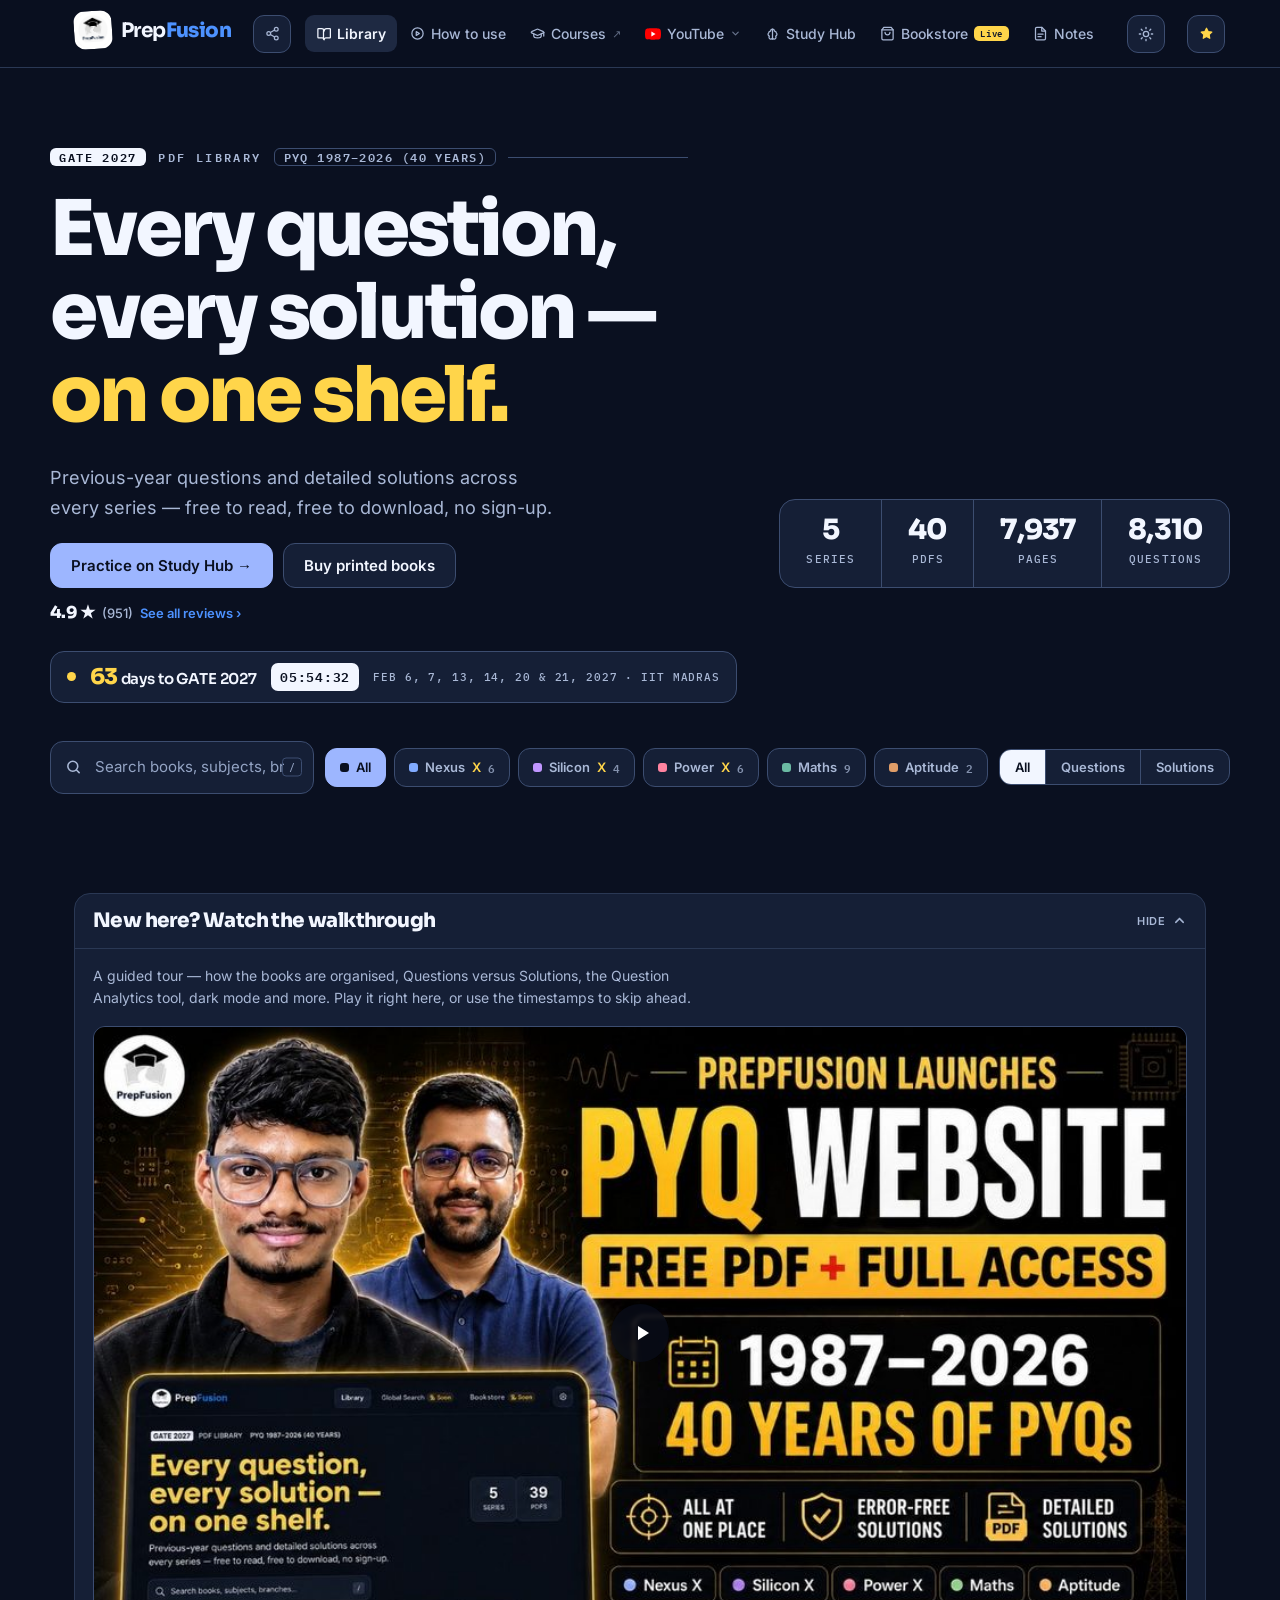
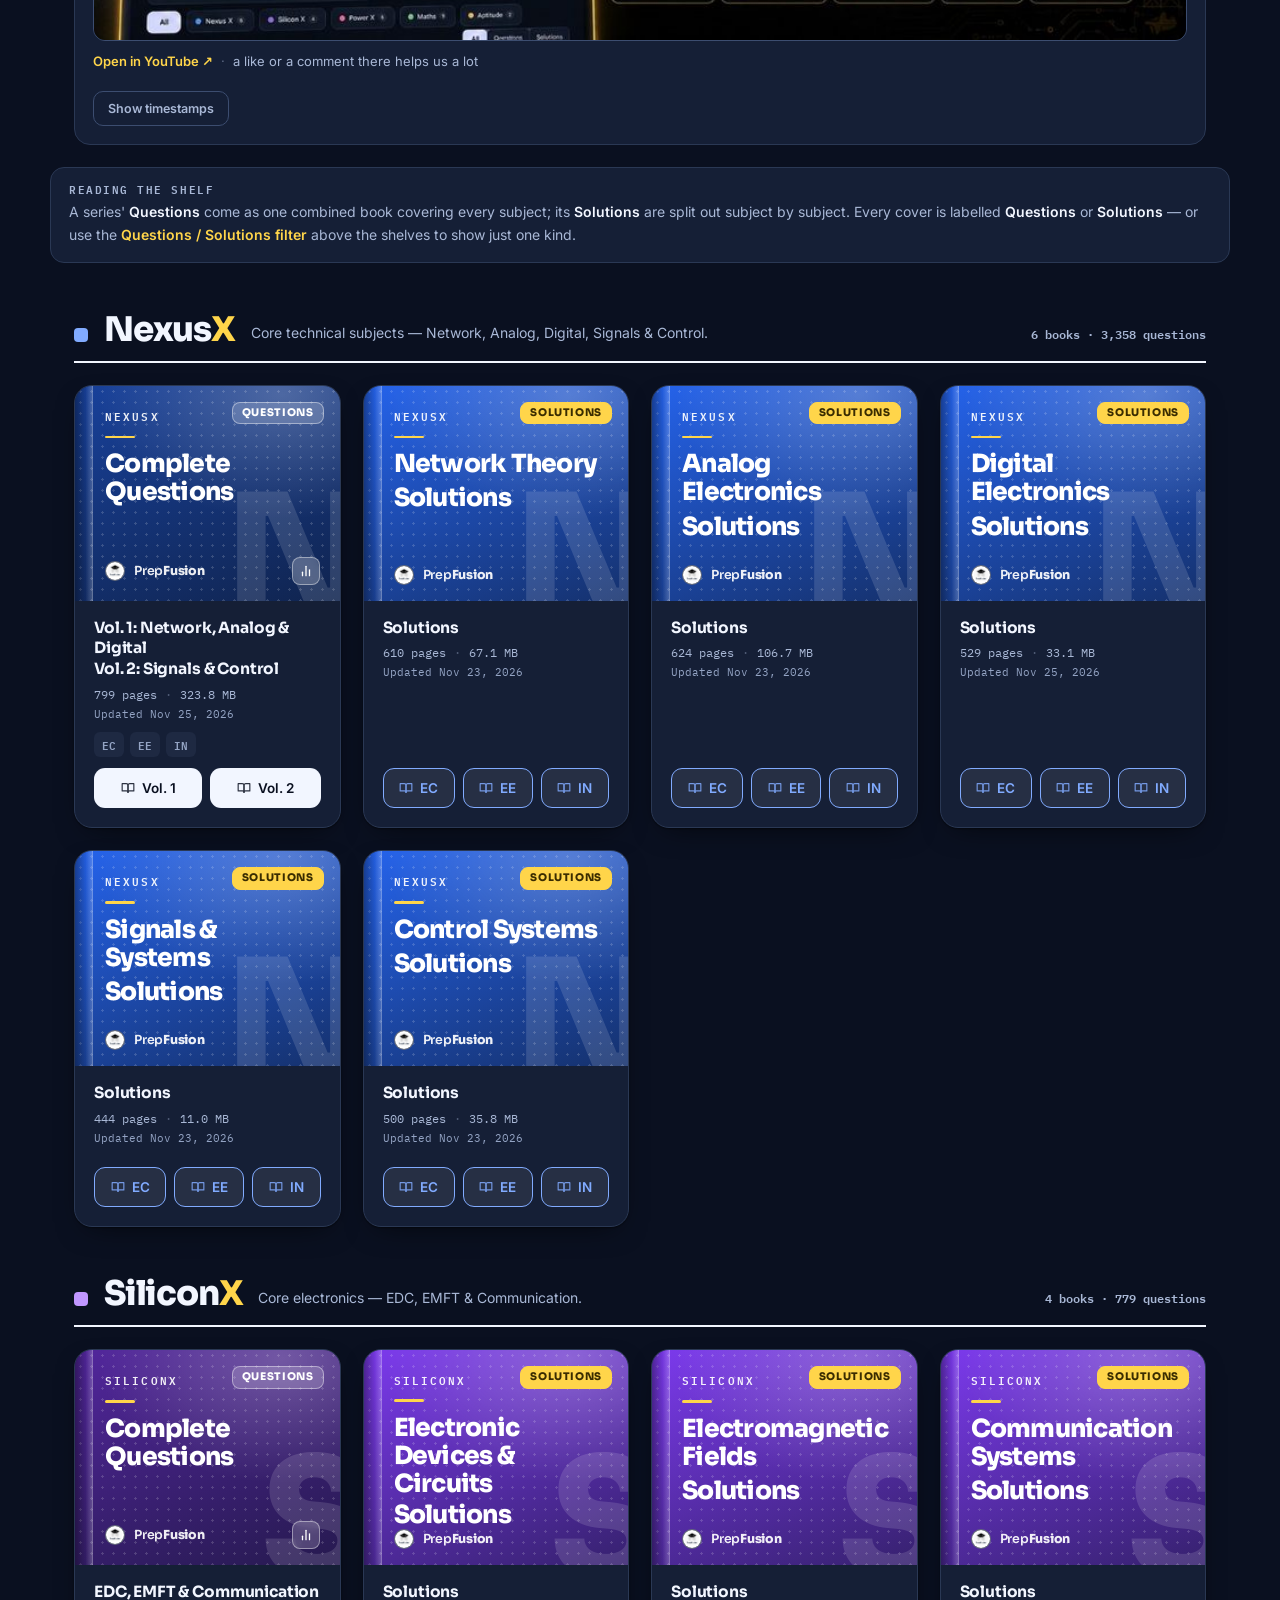
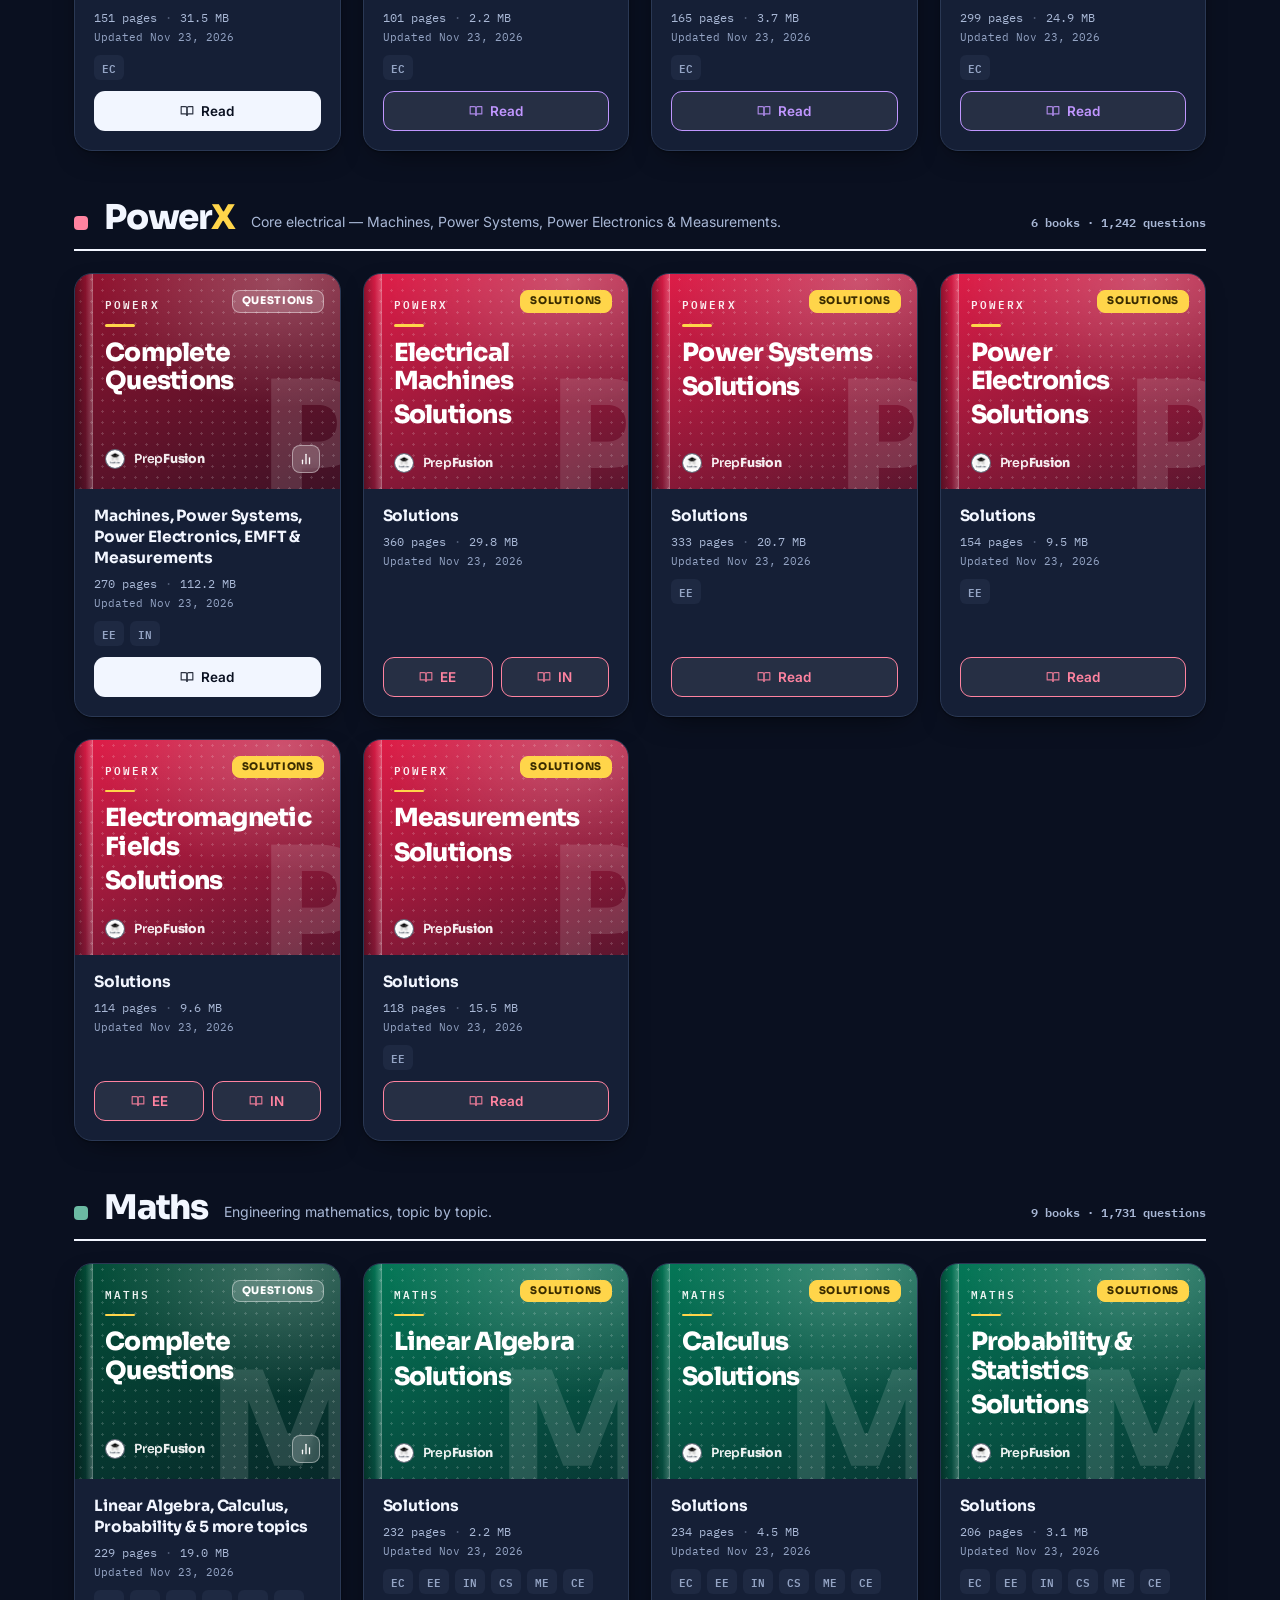
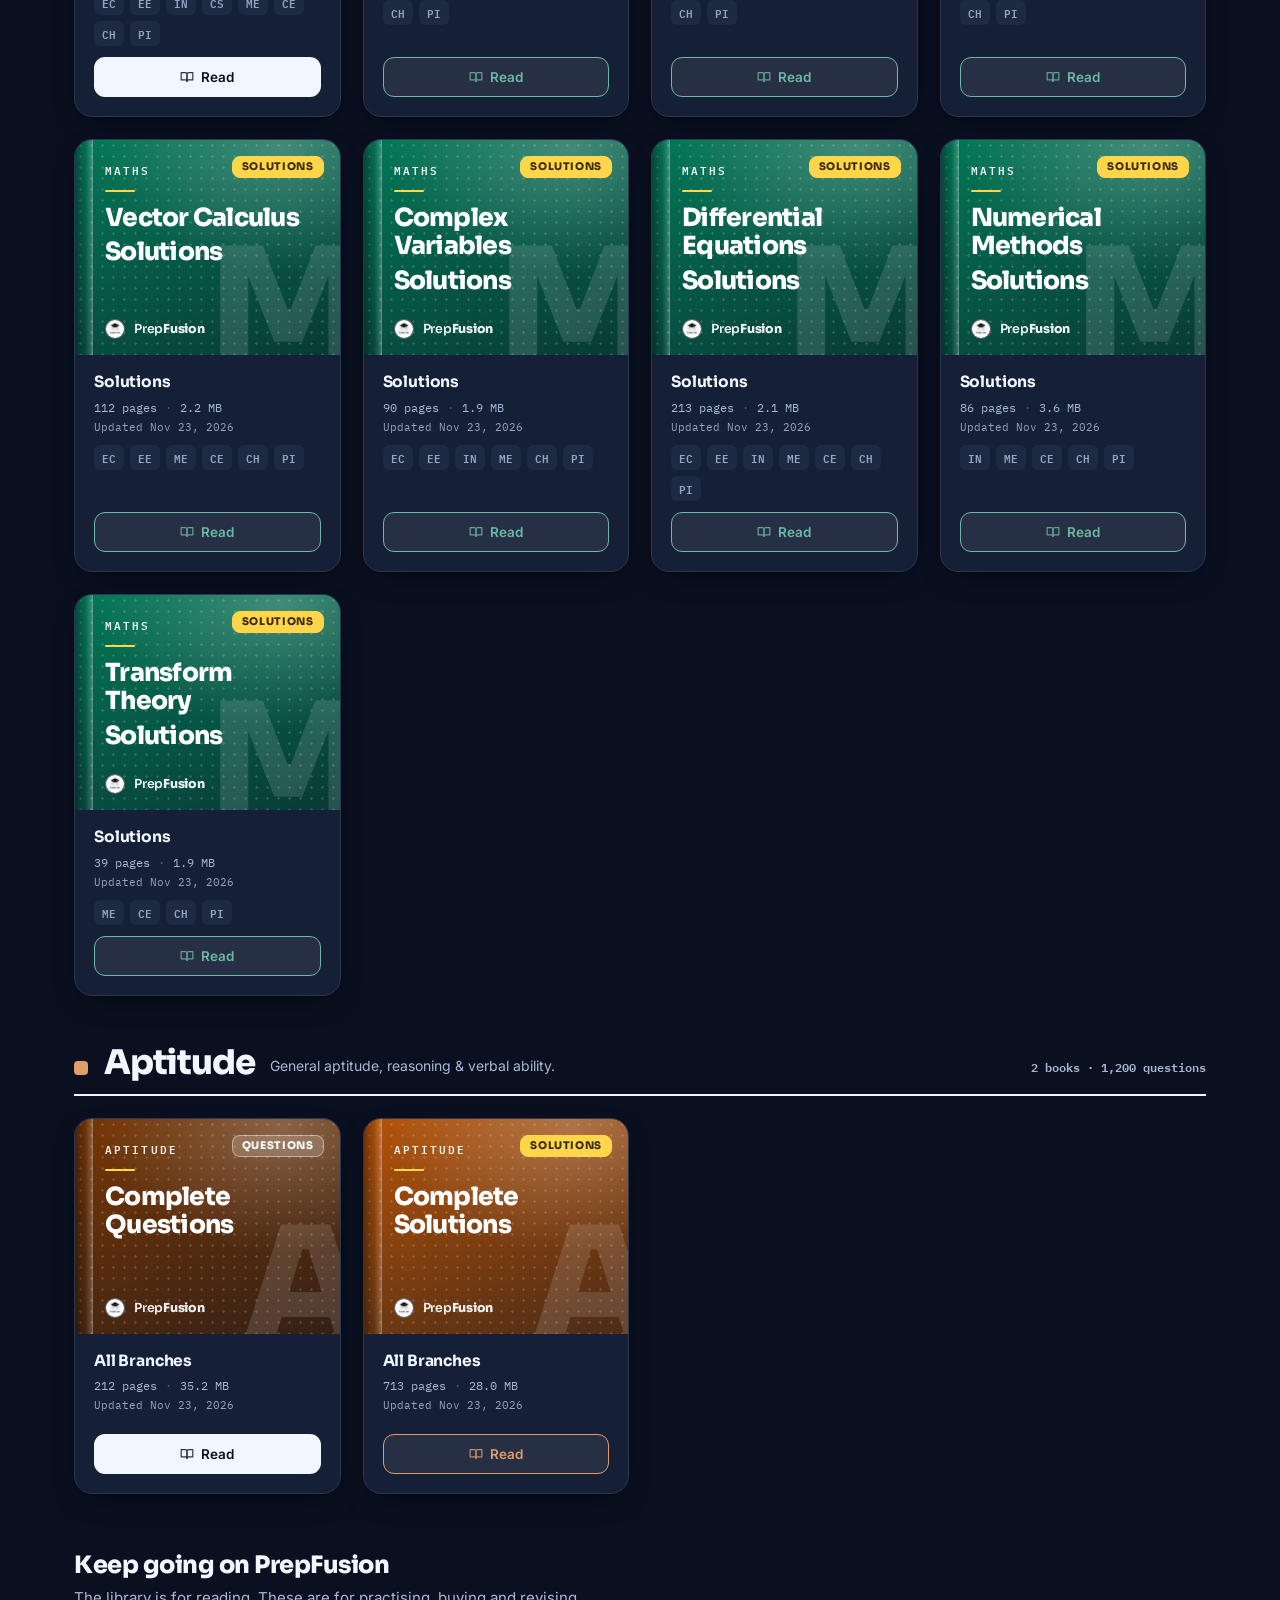
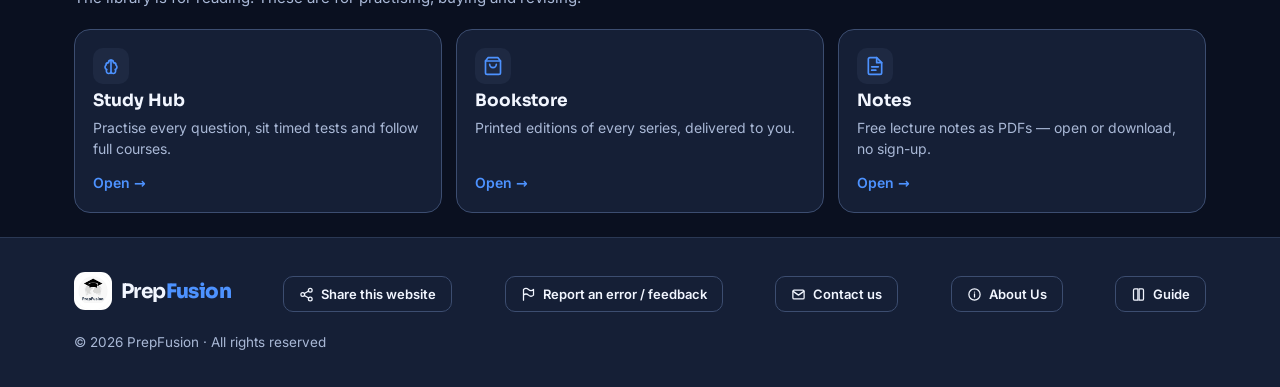
<file: index.html>
<!DOCTYPE html>
<html lang="en">
<head>
<meta charset="UTF-8">
<meta name="viewport" content="width=device-width, initial-scale=1.0">
<meta http-equiv="refresh" content="0; url=pdf/">
<link rel="canonical" href="https://pyq.prepfusion.in/pdf/">
<title>PrepFusion Library</title>
<meta name="description" content="Free GATE preparation PDFs — NexusX, SiliconX, PowerX, Maths and Aptitude series. Previous year questions and detailed solutions.">
<link rel="icon" href="pdf/assets/favicon.png">
<!-- These are NOT redundant with /pdf/'s own tags. Link-preview crawlers
     (WhatsApp, Telegram, iMessage, Slack) fetch a URL, parse the raw HTML for
     og:/twitter: tags, and stop — none of them run the JS location.replace()
     below, and none of them honour <meta http-equiv="refresh"> either. Share
     the short root URL without these and the crawler sees a bare <title> and
     nothing else, because that's genuinely all this page had. -->
<meta property="og:type" content="website">
<meta property="og:title" content="PrepFusion Library">
<meta property="og:description" content="Free GATE preparation PDFs — NexusX, SiliconX, PowerX, Maths and Aptitude series. Previous year questions and detailed solutions.">
<meta property="og:url" content="https://pyq.prepfusion.in/pdf/">
<meta property="og:image" content="https://pyq.prepfusion.in/pdf/assets/og-image.png">
<meta name="twitter:image" content="https://pyq.prepfusion.in/pdf/assets/og-image.png">
<meta name="twitter:card" content="summary_large_image">
<meta name="twitter:title" content="PrepFusion Library">
<meta name="twitter:description" content="Free GATE preparation PDFs — NexusX, SiliconX, PowerX, Maths and Aptitude series. Previous year questions and detailed solutions.">
<style>
  html{color-scheme:light dark}
  body{margin:0;min-height:100vh;display:grid;place-items:center;text-align:center;
    background:#f2f5fa;color:#0a1020;
    font:400 16px/1.6 "Inter",system-ui,-apple-system,"Segoe UI",sans-serif}
  @media(prefers-color-scheme:dark){body{background:#0a1020;color:#f2f6ff}}
  a{color:inherit;font-weight:650}
  p{color:#5b6b88;margin:0 0 14px}
  @media(prefers-color-scheme:dark){p{color:#a9b8d6}}
</style>
</head>
<body>
  <main>
    <p>Opening the library&hellip;</p>
    <a href="pdf/">Go to the PrepFusion Library</a>
  </main>
  <script>
    /* replace(), not href — a redirect that lands in history traps the Back
       button: leaving the library would bounce straight back into it. */
    location.replace('pdf/');
  </script>
</body>
</html>
</file>
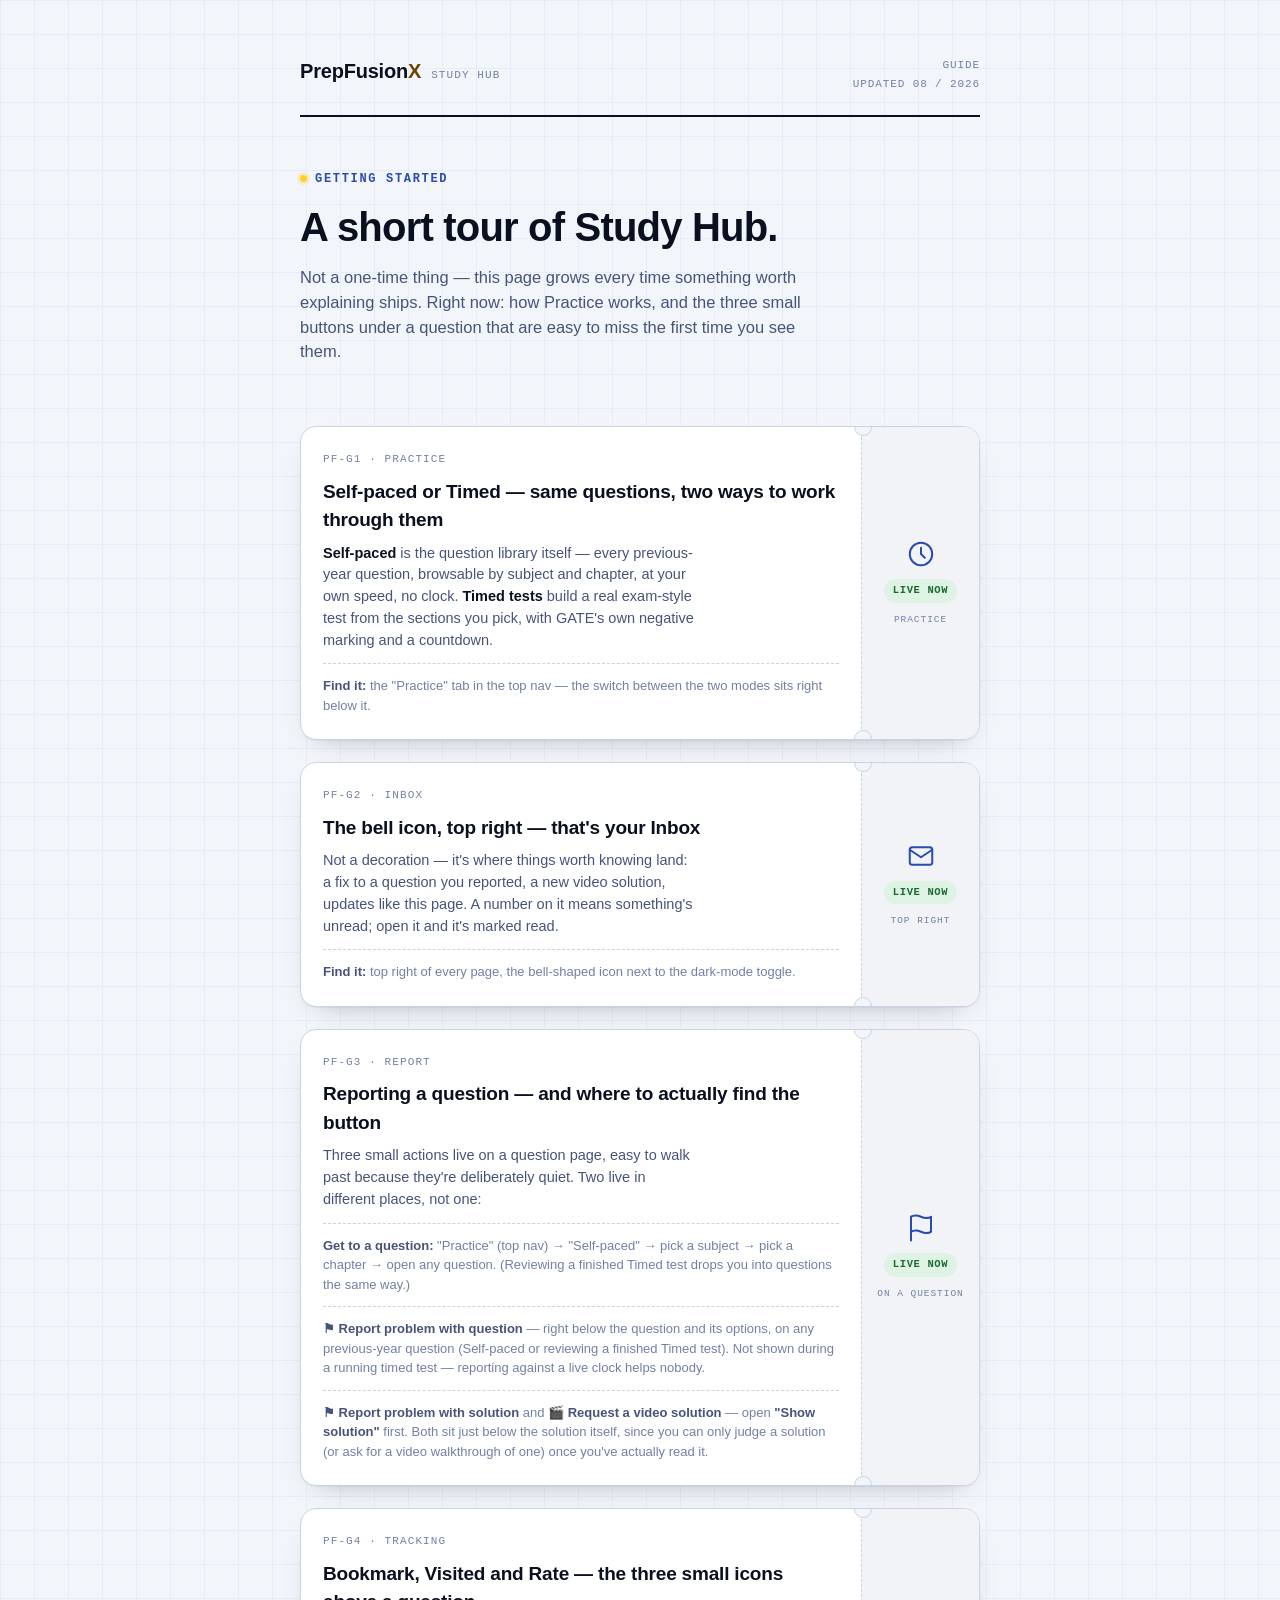
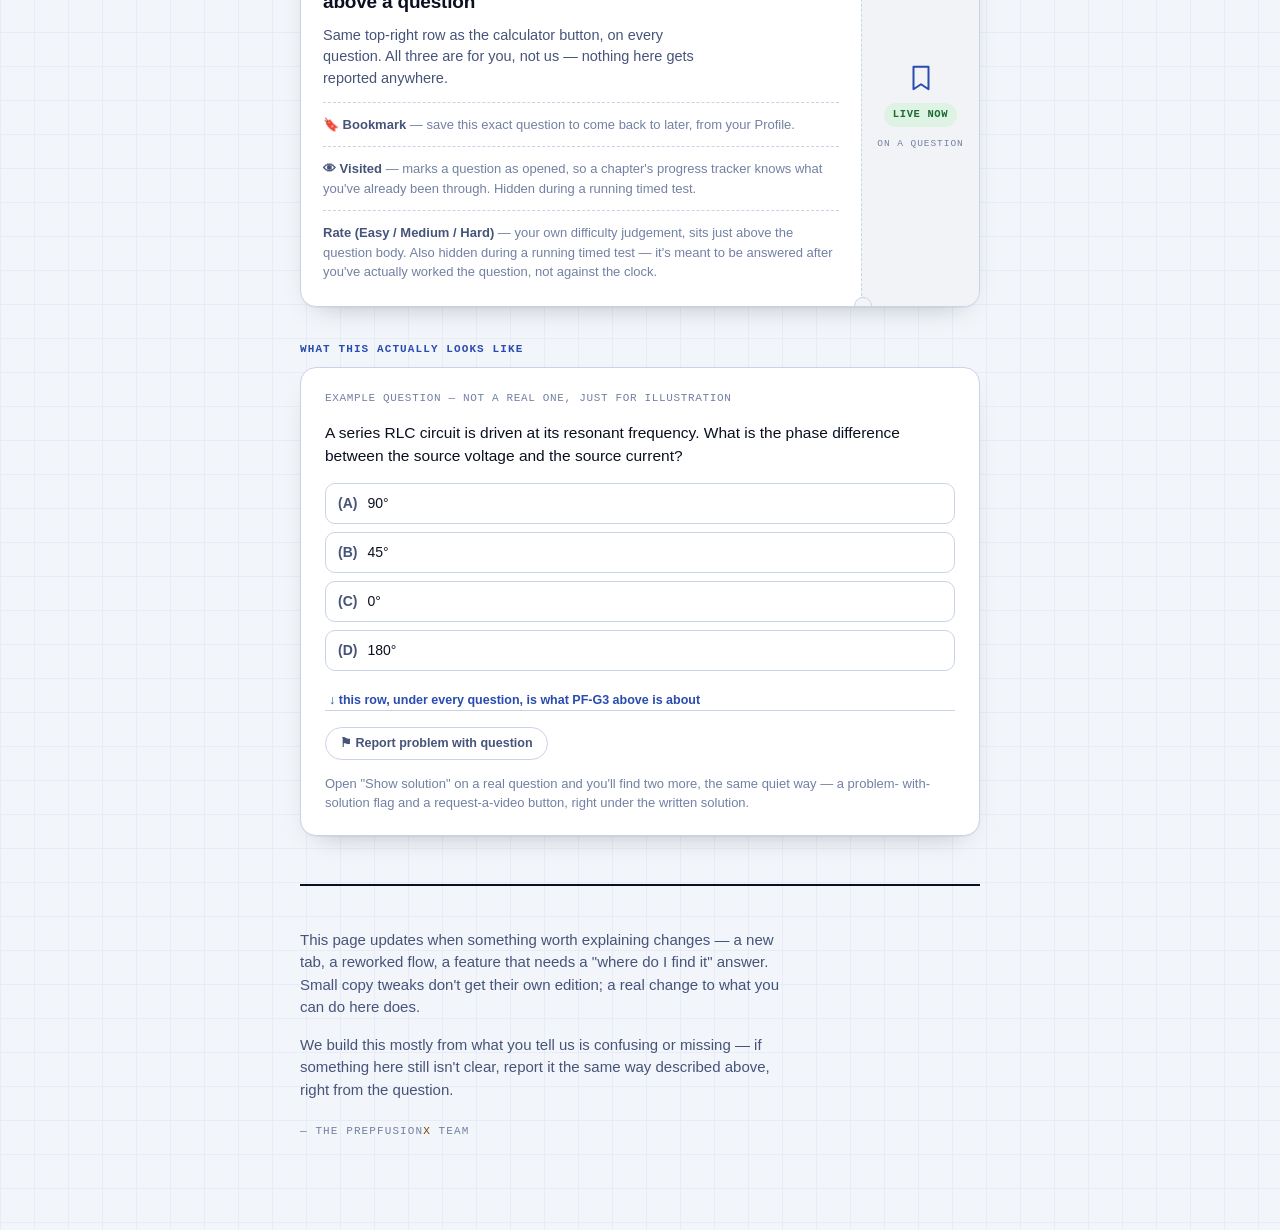
<file: guide/index.html>
<!doctype html>
<html lang="en">
<head>
<meta charset="utf-8" />
<meta name="viewport" content="width=device-width, initial-scale=1" />
<title>PrepFusion Study Hub — Guide</title>
<meta name="description" content="A short tour of PrepFusion Study Hub — how Practice works, and why (and how) to report a question." />
<meta name="robots" content="noindex" />
<style>
  :root {
    --paper: #f2f5fa;
    --paper-line: #e7ecf6;
    --ink: #0a1020;
    --ink-soft: #47547a;
    --ink-faint: #7280a3;
    --brand: #14307f;
    --brand-soft: #2a4bb0;
    --accent: #ffcf2d;
    --accent-ink: #6b4400;
    --line: #c9d3e6;
    --ok: #1d6b33;
    --ok-bg: #dff3e4;
    --bad: #a3273f;
    --bad-bg: #fbe4e8;
    --card-bg: #ffffff;
    --shadow: 0 1px 0 rgba(10, 16, 32, 0.04), 0 12px 28px -18px rgba(10, 16, 32, 0.35);
  }

  @media (prefers-color-scheme: dark) {
    :root {
      --paper: #0a1020;
      --paper-line: #121b33;
      --ink: #eef2fb;
      --ink-soft: #a9b6d6;
      --ink-faint: #7c8bb3;
      --brand: #8aa6f2;
      --brand-soft: #6f93e8;
      --accent: #ffcf2d;
      --accent-ink: #ffe082;
      --line: rgba(255, 255, 255, 0.14);
      --ok: #58c98a;
      --ok-bg: rgba(88, 201, 138, 0.14);
      --bad: #ff8fa3;
      --bad-bg: rgba(255, 143, 163, 0.14);
      --card-bg: #101830;
      --shadow: 0 1px 0 rgba(255, 255, 255, 0.03), 0 20px 40px -24px rgba(0, 0, 0, 0.65);
    }
  }

  * { box-sizing: border-box; }

  body {
    margin: 0;
    background:
      linear-gradient(var(--paper-line) 1px, transparent 1px) 0 0 / 100% 34px,
      linear-gradient(90deg, var(--paper-line) 1px, transparent 1px) 0 0 / 34px 100%,
      var(--paper);
    color: var(--ink);
    font-family: -apple-system, "Segoe UI", "Helvetica Neue", Arial, sans-serif;
    -webkit-font-smoothing: antialiased;
    line-height: 1.5;
  }

  .mono {
    font-family: Consolas, "SF Mono", "Cascadia Mono", "Liberation Mono", monospace;
  }

  .wrap {
    max-width: 720px;
    margin: 0 auto;
    padding: 56px 20px 90px;
  }

  /* ---------- masthead ---------- */

  .masthead {
    display: flex;
    align-items: flex-start;
    justify-content: space-between;
    gap: 20px;
    padding-bottom: 22px;
    border-bottom: 2px solid var(--ink);
    margin-bottom: 8px;
  }

  .brand-mark {
    display: flex;
    align-items: baseline;
    gap: 10px;
  }

  .brand-mark .name {
    font-weight: 800;
    font-size: 20px;
    letter-spacing: -0.01em;
  }

  .brand-mark .name .x {
    color: var(--accent-ink);
  }

  .brand-mark .tag {
    font-family: Consolas, "SF Mono", "Cascadia Mono", monospace;
    font-size: 11px;
    letter-spacing: 0.1em;
    color: var(--ink-faint);
    text-transform: uppercase;
  }

  .issue-stamp {
    text-align: right;
    font-family: Consolas, "SF Mono", "Cascadia Mono", monospace;
    font-size: 11px;
    letter-spacing: 0.08em;
    color: var(--ink-faint);
    text-transform: uppercase;
    line-height: 1.7;
  }

  .issue-stamp b {
    color: var(--ink);
    font-weight: 700;
  }

  .hero {
    padding: 40px 0 28px;
  }

  .hero .eyebrow {
    display: inline-flex;
    align-items: center;
    gap: 8px;
    font-family: Consolas, "SF Mono", "Cascadia Mono", monospace;
    font-size: 12px;
    letter-spacing: 0.14em;
    text-transform: uppercase;
    color: var(--brand-soft);
    font-weight: 700;
    margin-bottom: 18px;
  }

  .hero .eyebrow::before {
    content: "";
    width: 7px;
    height: 7px;
    border-radius: 50%;
    background: var(--accent);
    box-shadow: 0 0 0 3px color-mix(in srgb, var(--accent) 25%, transparent);
  }

  .hero h1 {
    margin: 0 0 16px;
    font-size: 40px;
    font-weight: 800;
    letter-spacing: -0.02em;
    line-height: 1.08;
    text-wrap: balance;
  }

  .hero h1 .x {
    color: var(--accent-ink);
  }

  .hero p {
    margin: 0;
    max-width: 56ch;
    font-size: 16.5px;
    color: var(--ink-soft);
  }

  /* ---------- ticket cards (same shape as /hub-update/, this repo's own
     "What's New" release-notes page) ---------- */

  .tickets {
    display: flex;
    flex-direction: column;
    gap: 22px;
    margin-top: 34px;
  }

  .ticket {
    display: grid;
    grid-template-columns: 1fr 118px;
    background: var(--card-bg);
    border: 1.5px solid var(--line);
    border-radius: 16px;
    box-shadow: var(--shadow);
    overflow: hidden;
  }

  .ticket-main {
    padding: 24px 22px;
    position: relative;
  }

  .ticket-code {
    font-family: Consolas, "SF Mono", "Cascadia Mono", monospace;
    font-size: 11px;
    letter-spacing: 0.1em;
    color: var(--ink-faint);
    margin-bottom: 10px;
    display: block;
  }

  .ticket h2 {
    margin: 0 0 8px;
    font-size: 19px;
    font-weight: 800;
    letter-spacing: -0.01em;
  }

  .ticket p {
    margin: 0;
    color: var(--ink-soft);
    font-size: 14.5px;
    max-width: 46ch;
  }

  .ticket .howto {
    margin-top: 12px;
    padding-top: 12px;
    border-top: 1px dashed var(--line);
    font-size: 13px;
    color: var(--ink-faint);
  }

  .ticket .howto b {
    color: var(--ink-soft);
    font-weight: 700;
  }

  .ticket-stub {
    position: relative;
    display: flex;
    flex-direction: column;
    align-items: center;
    justify-content: center;
    gap: 10px;
    padding: 18px 10px;
    background: color-mix(in srgb, var(--brand) 6%, var(--card-bg));
    border-left: 1.5px dashed var(--line);
  }

  .ticket-stub::before,
  .ticket-stub::after {
    content: "";
    position: absolute;
    left: -8px;
    width: 16px;
    height: 16px;
    border-radius: 50%;
    background: var(--paper);
    border: 1.5px solid var(--line);
  }
  .ticket-stub::before { top: -9px; }
  .ticket-stub::after { bottom: -9px; }

  .stub-label {
    font-family: Consolas, "SF Mono", "Cascadia Mono", monospace;
    font-size: 9.5px;
    letter-spacing: 0.1em;
    text-transform: uppercase;
    color: var(--ink-faint);
    text-align: center;
  }

  .stub-status {
    font-family: Consolas, "SF Mono", "Cascadia Mono", monospace;
    font-size: 10.5px;
    font-weight: 700;
    letter-spacing: 0.06em;
    text-transform: uppercase;
    padding: 4px 9px;
    border-radius: 999px;
    text-align: center;
    white-space: nowrap;
  }

  .stub-status.live {
    background: var(--ok-bg);
    color: var(--ok);
  }

  .ticket-icon {
    width: 30px;
    height: 30px;
    color: var(--brand-soft);
  }

  @media (max-width: 520px) {
    .ticket {
      grid-template-columns: 1fr 92px;
    }
    .hero h1 {
      font-size: 32px;
    }
  }

  /* ---------- live example: a real-looking question, so "the buttons under
     a question" is a picture, not just a sentence. Static and inert on
     purpose — this is illustration, not a real question, so nothing here
     should look clickable-and-functional. ---------- */

  .example-wrap {
    margin: 34px 0 0;
  }

  .example-label {
    font-family: Consolas, "SF Mono", "Cascadia Mono", monospace;
    font-size: 11px;
    letter-spacing: 0.1em;
    text-transform: uppercase;
    color: var(--brand-soft);
    font-weight: 700;
    margin: 0 0 10px;
  }

  .example-card {
    background: var(--card-bg);
    border: 1.5px solid var(--line);
    border-radius: 16px;
    box-shadow: var(--shadow);
    padding: 22px 24px;
  }

  .example-meta {
    display: flex;
    gap: 10px;
    font-family: Consolas, "SF Mono", "Cascadia Mono", monospace;
    font-size: 11px;
    color: var(--ink-faint);
    text-transform: uppercase;
    letter-spacing: 0.06em;
    margin: 0 0 14px;
  }

  .example-stem {
    font-size: 15.5px;
    margin: 0 0 16px;
  }

  .example-options {
    display: flex;
    flex-direction: column;
    gap: 8px;
    margin: 0 0 20px;
  }

  .example-option {
    display: flex;
    gap: 10px;
    align-items: baseline;
    padding: 9px 12px;
    border: 1.5px solid var(--line);
    border-radius: 10px;
    font-size: 14px;
  }

  .example-option b {
    color: var(--ink-soft);
  }

  .example-actions {
    display: flex;
    flex-wrap: wrap;
    gap: 10px;
    padding-top: 16px;
    border-top: 1.5px solid var(--line);
  }

  .example-pill {
    display: inline-flex;
    align-items: center;
    background: var(--card-bg);
    border: 1.5px solid var(--line);
    border-radius: 999px;
    padding: 6px 14px;
    font-size: 12.5px;
    font-weight: 600;
    color: var(--ink-soft);
  }

  .example-note {
    margin: 14px 0 0;
    font-size: 13px;
    color: var(--ink-faint);
  }

  .example-arrow {
    display: block;
    margin: 8px 0 0 4px;
    font-size: 12.5px;
    color: var(--brand-soft);
    font-weight: 700;
  }

  /* ---------- sign-off ---------- */

  .signoff {
    margin-top: 48px;
    padding-top: 28px;
    border-top: 2px solid var(--ink);
  }

  .signoff p {
    max-width: 58ch;
    color: var(--ink-soft);
    font-size: 15px;
  }

  .signoff .wave {
    font-family: Consolas, "SF Mono", "Cascadia Mono", monospace;
    font-size: 11px;
    letter-spacing: 0.1em;
    text-transform: uppercase;
    color: var(--ink-faint);
    margin-top: 22px;
  }

  a { color: inherit; }
  a:focus-visible, button:focus-visible { outline: 2px solid var(--brand-soft); outline-offset: 2px; }

  @media (prefers-reduced-motion: no-preference) {
    .ticket { animation: rise 0.5s ease both; }
    .ticket:nth-child(1) { animation-delay: 0.02s; }
    .ticket:nth-child(2) { animation-delay: 0.07s; }
    .ticket:nth-child(3) { animation-delay: 0.12s; }
    @keyframes rise {
      from { opacity: 0; transform: translateY(8px); }
      to { opacity: 1; transform: translateY(0); }
    }
  }
</style>
</head>
<body>
<div class="wrap">

  <header class="masthead">
    <div class="brand-mark">
      <span class="name">PrepFusion<span class="x">X</span></span>
      <span class="tag">Study Hub</span>
    </div>
    <div class="issue-stamp">
      GUIDE<br />
      UPDATED 08 / 2026
    </div>
  </header>

  <section class="hero">
    <span class="eyebrow">Getting started</span>
    <h1>A short tour of Study Hub.</h1>
    <p>
      Not a one-time thing — this page grows every time something worth explaining ships. Right now:
      how Practice works, and the three small buttons under a question that are easy to miss the first
      time you see them.
    </p>
  </section>

  <div class="tickets">

    <article class="ticket">
      <div class="ticket-main">
        <span class="ticket-code mono">PF-G1 · PRACTICE</span>
        <h2>Self-paced or Timed — same questions, two ways to work through them</h2>
        <p>
          <b style="color:var(--ink)">Self-paced</b> is the question library itself — every previous-year
          question, browsable by subject and chapter, at your own speed, no clock. <b style="color:var(--ink)">Timed
          tests</b> build a real exam-style test from the sections you pick, with GATE's own negative
          marking and a countdown.
        </p>
        <div class="howto"><b>Find it:</b> the "Practice" tab in the top nav — the switch between the two modes sits right below it.</div>
      </div>
      <div class="ticket-stub">
        <svg class="ticket-icon" viewBox="0 0 24 24" fill="none" stroke="currentColor" stroke-width="1.6" stroke-linecap="round" stroke-linejoin="round"><circle cx="12" cy="12" r="9"/><path d="M12 7v5l3 3"/></svg>
        <span class="stub-status live">Live now</span>
        <span class="stub-label">Practice</span>
      </div>
    </article>

    <article class="ticket">
      <div class="ticket-main">
        <span class="ticket-code mono">PF-G2 · INBOX</span>
        <h2>The bell icon, top right — that's your Inbox</h2>
        <p>
          Not a decoration — it's where things worth knowing land: a fix to a question you reported, a
          new video solution, updates like this page. A number on it means something's unread; open it
          and it's marked read.
        </p>
        <div class="howto"><b>Find it:</b> top right of every page, the bell-shaped icon next to the dark-mode toggle.</div>
      </div>
      <div class="ticket-stub">
        <svg class="ticket-icon" viewBox="0 0 24 24" fill="none" stroke="currentColor" stroke-width="1.6" stroke-linecap="round" stroke-linejoin="round"><rect x="3" y="5" width="18" height="14" rx="2"/><path d="m3 7 9 6 9-6"/></svg>
        <span class="stub-status live">Live now</span>
        <span class="stub-label">Top right</span>
      </div>
    </article>

    <article class="ticket">
      <div class="ticket-main">
        <span class="ticket-code mono">PF-G3 · REPORT</span>
        <h2>Reporting a question — and where to actually find the button</h2>
        <p>
          Three small actions live on a question page, easy to walk past because they're deliberately
          quiet. Two live in different places, not one:
        </p>
        <div class="howto">
          <b>Get to a question:</b> "Practice" (top nav) → "Self-paced" → pick a subject → pick a
          chapter → open any question. (Reviewing a finished Timed test drops you into questions the
          same way.)
        </div>
        <div class="howto">
          <b>⚑ Report problem with question</b> — right below the question and its options, on any
          previous-year question (Self-paced or reviewing a finished Timed test). Not shown during a
          running timed test — reporting against a live clock helps nobody.
        </div>
        <div class="howto">
          <b>⚑ Report problem with solution</b> and <b>🎬 Request a video solution</b> — open
          <b>"Show solution"</b> first. Both sit just below the solution itself, since you can only judge
          a solution (or ask for a video walkthrough of one) once you've actually read it.
        </div>
      </div>
      <div class="ticket-stub">
        <svg class="ticket-icon" viewBox="0 0 24 24" fill="none" stroke="currentColor" stroke-width="1.6" stroke-linecap="round" stroke-linejoin="round"><path d="M4 15s1-1 4-1 5 2 8 2 4-1 4-1V3s-1 1-4 1-5-2-8-2-4 1-4 1z"/><path d="M4 22V3"/></svg>
        <span class="stub-status live">Live now</span>
        <span class="stub-label">On a question</span>
      </div>
    </article>

    <article class="ticket">
      <div class="ticket-main">
        <span class="ticket-code mono">PF-G4 · TRACKING</span>
        <h2>Bookmark, Visited and Rate — the three small icons above a question</h2>
        <p>
          Same top-right row as the calculator button, on every question. All three are for you, not
          us — nothing here gets reported anywhere.
        </p>
        <div class="howto">
          <b>🔖 Bookmark</b> — save this exact question to come back to later, from your Profile.
        </div>
        <div class="howto">
          <b>👁 Visited</b> — marks a question as opened, so a chapter's progress tracker knows what
          you've already been through. Hidden during a running timed test.
        </div>
        <div class="howto">
          <b>Rate (Easy / Medium / Hard)</b> — your own difficulty judgement, sits just above the
          question body. Also hidden during a running timed test — it's meant to be answered after
          you've actually worked the question, not against the clock.
        </div>
      </div>
      <div class="ticket-stub">
        <svg class="ticket-icon" viewBox="0 0 24 24" fill="none" stroke="currentColor" stroke-width="1.6" stroke-linecap="round" stroke-linejoin="round"><path d="M6 3h12v18l-6-4-6 4Z"/></svg>
        <span class="stub-status live">Live now</span>
        <span class="stub-label">On a question</span>
      </div>
    </article>

  </div>

  <div class="example-wrap">
    <p class="example-label">What this actually looks like</p>
    <div class="example-card">
      <p class="example-meta">Example question — not a real one, just for illustration</p>
      <p class="example-stem">
        A series RLC circuit is driven at its resonant frequency. What is the phase difference between
        the source voltage and the source current?
      </p>
      <div class="example-options">
        <div class="example-option"><b>(A)</b> 90°</div>
        <div class="example-option"><b>(B)</b> 45°</div>
        <div class="example-option"><b>(C)</b> 0°</div>
        <div class="example-option"><b>(D)</b> 180°</div>
      </div>
      <span class="example-arrow">↓ this row, under every question, is what PF-G3 above is about</span>
      <div class="example-actions">
        <span class="example-pill">⚑ Report problem with question</span>
      </div>
      <p class="example-note">
        Open "Show solution" on a real question and you'll find two more, the same quiet way — a problem-
        with-solution flag and a request-a-video button, right under the written solution.
      </p>
    </div>
  </div>

  <footer class="signoff">
    <p>
      This page updates when something worth explaining changes — a new tab, a reworked flow, a feature
      that needs a "where do I find it" answer. Small copy tweaks don't get their own edition; a real
      change to what you can do here does.
    </p>
    <p>
      We build this mostly from what you tell us is confusing or missing — if something here still isn't
      clear, report it the same way described above, right from the question.
    </p>
    <div class="wave">— The PrepFusion<span style="color:var(--accent-ink)">X</span> team</div>
  </footer>

</div>
</body>
</html>
</file>
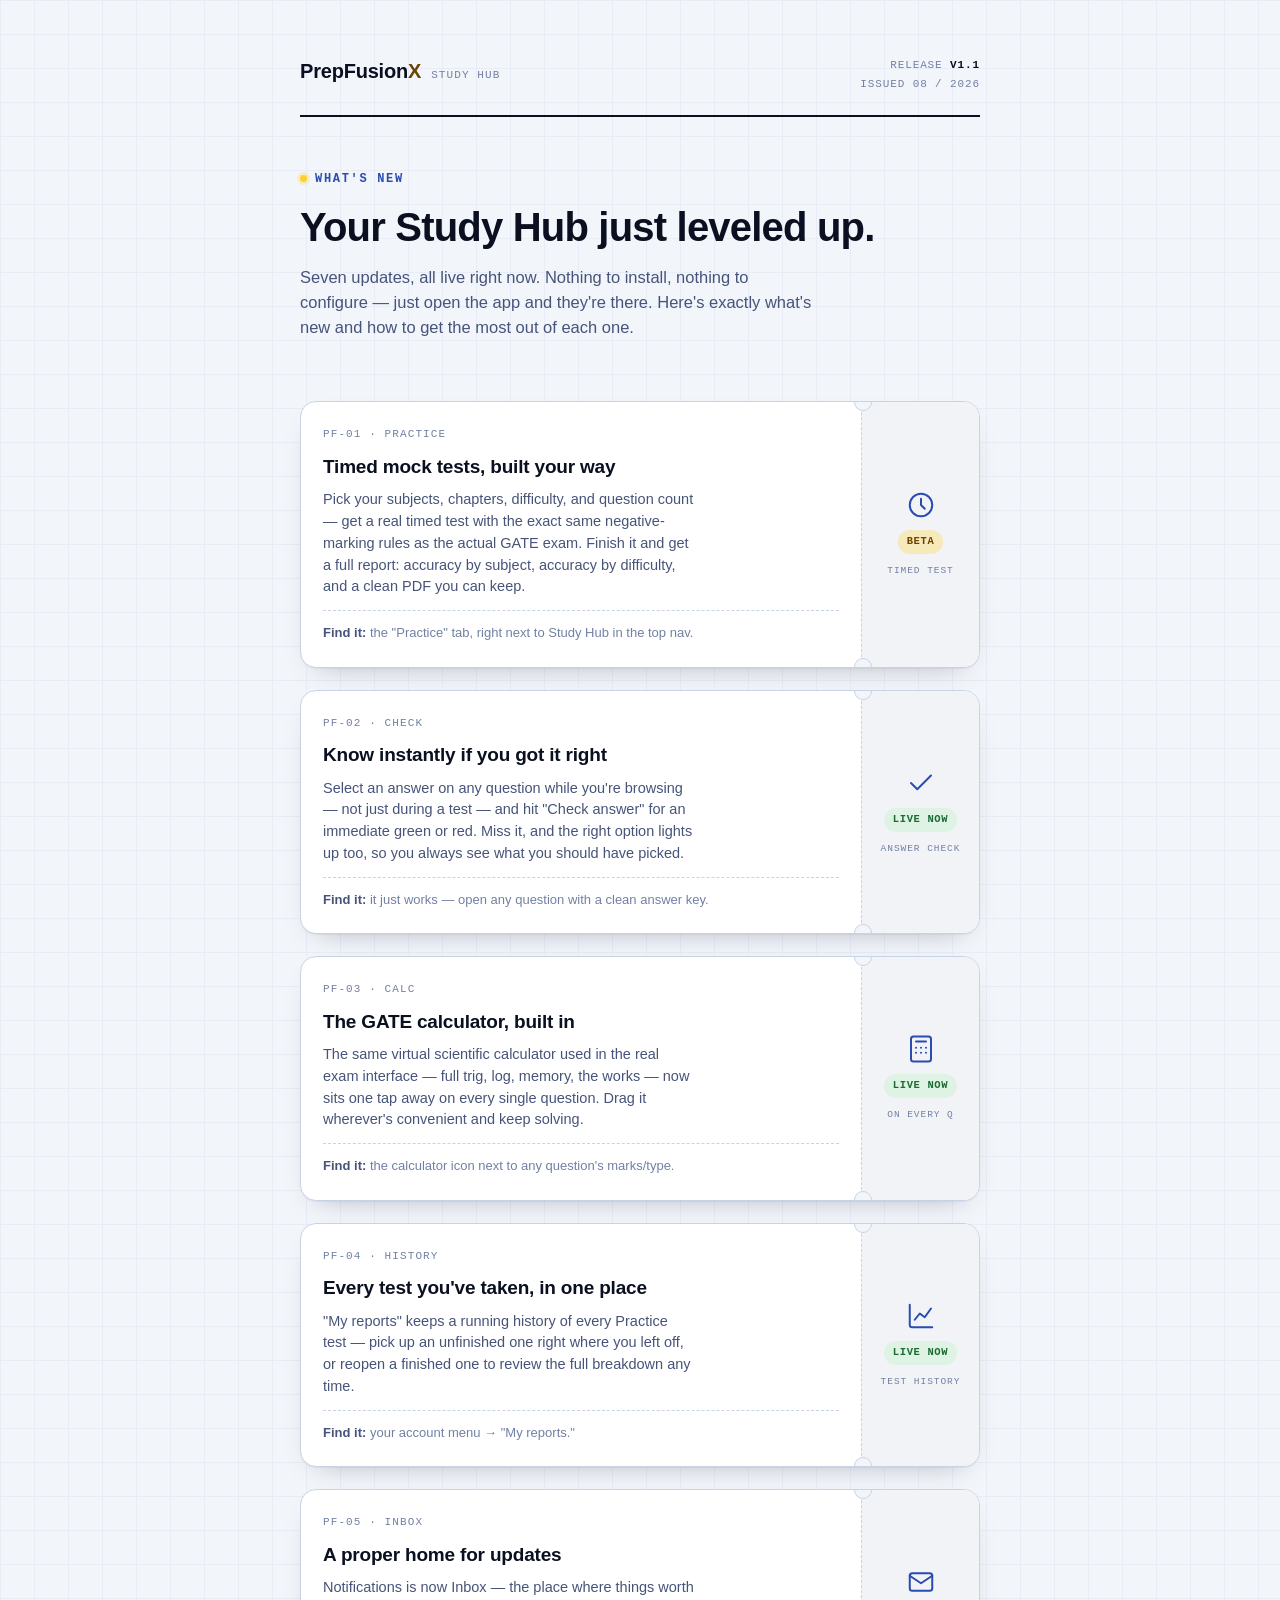
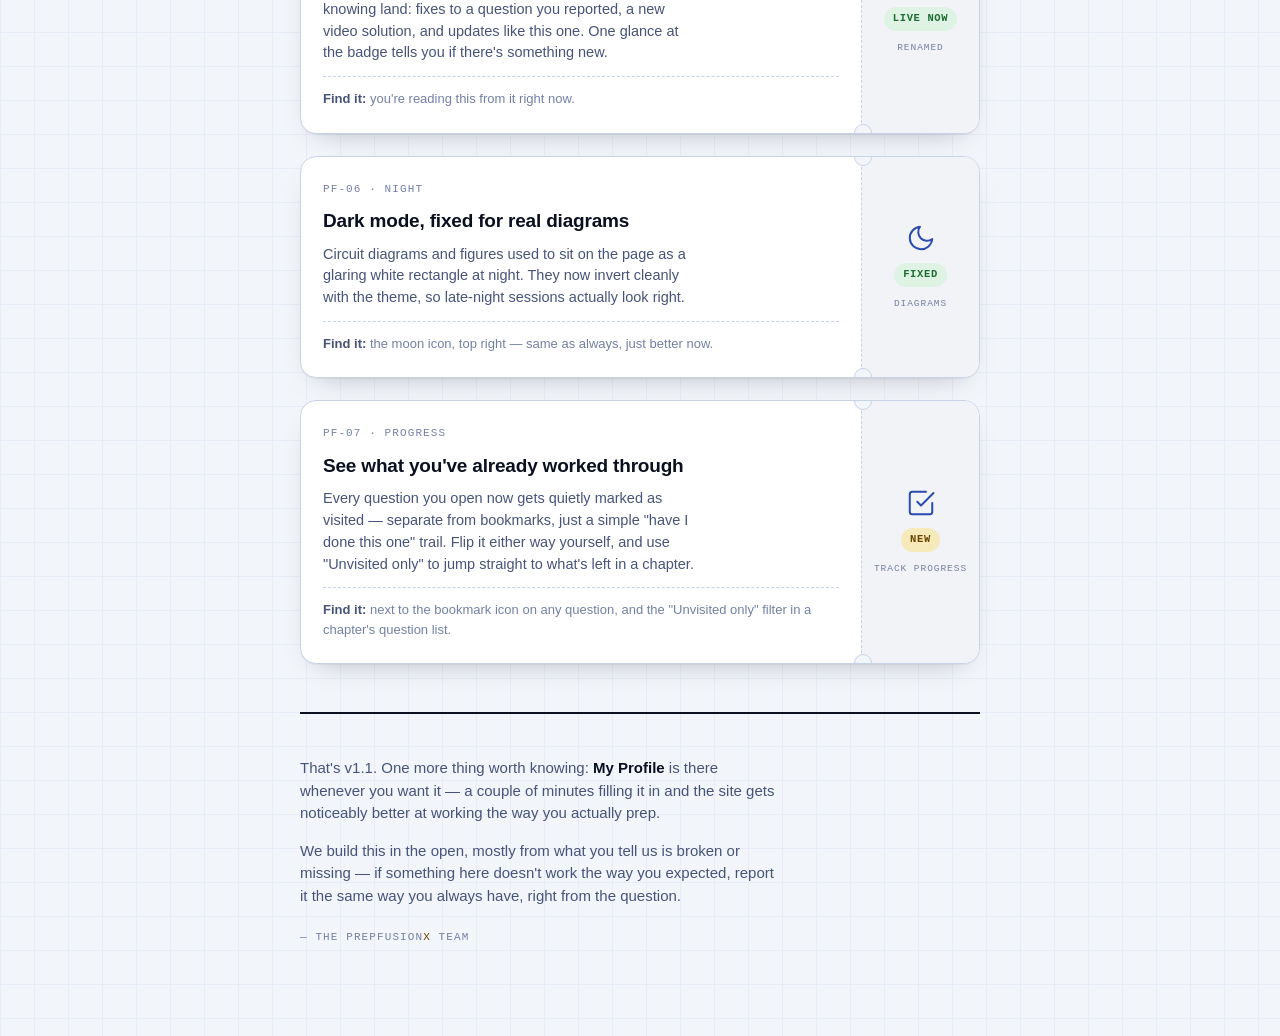
<file: hub-update/index.html>
<!doctype html>
<html lang="en">
<head>
<meta charset="utf-8" />
<meta name="viewport" content="width=device-width, initial-scale=1" />
<title>What's New in PrepFusion v1.1</title>
<meta name="description" content="Student-facing release notes for PrepFusion Study Hub v1.1 — Practice mode, instant answer checking, the built-in calculator, and more." />
<meta name="robots" content="noindex" />
<style>
  :root {
    --paper: #f2f5fa;
    --paper-line: #e7ecf6;
    --ink: #0a1020;
    --ink-soft: #47547a;
    --ink-faint: #7280a3;
    --brand: #14307f;
    --brand-soft: #2a4bb0;
    --accent: #ffcf2d;
    --accent-ink: #6b4400;
    --line: #c9d3e6;
    --ok: #1d6b33;
    --ok-bg: #dff3e4;
    --card-bg: #ffffff;
    --shadow: 0 1px 0 rgba(10, 16, 32, 0.04), 0 12px 28px -18px rgba(10, 16, 32, 0.35);
  }

  @media (prefers-color-scheme: dark) {
    :root {
      --paper: #0a1020;
      --paper-line: #121b33;
      --ink: #eef2fb;
      --ink-soft: #a9b6d6;
      --ink-faint: #7c8bb3;
      --brand: #8aa6f2;
      --brand-soft: #6f93e8;
      --accent: #ffcf2d;
      --accent-ink: #ffe082;
      --line: rgba(255, 255, 255, 0.14);
      --ok: #58c98a;
      --ok-bg: rgba(88, 201, 138, 0.14);
      --card-bg: #101830;
      --shadow: 0 1px 0 rgba(255, 255, 255, 0.03), 0 20px 40px -24px rgba(0, 0, 0, 0.65);
    }
  }

  * { box-sizing: border-box; }

  body {
    margin: 0;
    background:
      linear-gradient(var(--paper-line) 1px, transparent 1px) 0 0 / 100% 34px,
      linear-gradient(90deg, var(--paper-line) 1px, transparent 1px) 0 0 / 34px 100%,
      var(--paper);
    color: var(--ink);
    font-family: -apple-system, "Segoe UI", "Helvetica Neue", Arial, sans-serif;
    -webkit-font-smoothing: antialiased;
    line-height: 1.5;
  }

  .mono {
    font-family: Consolas, "SF Mono", "Cascadia Mono", "Liberation Mono", monospace;
  }

  .wrap {
    max-width: 720px;
    margin: 0 auto;
    padding: 56px 20px 90px;
  }

  /* ---------- masthead ---------- */

  .masthead {
    display: flex;
    align-items: flex-start;
    justify-content: space-between;
    gap: 20px;
    padding-bottom: 22px;
    border-bottom: 2px solid var(--ink);
    margin-bottom: 8px;
  }

  .brand-mark {
    display: flex;
    align-items: baseline;
    gap: 10px;
  }

  .brand-mark .name {
    font-weight: 800;
    font-size: 20px;
    letter-spacing: -0.01em;
  }

  .brand-mark .name .x {
    color: var(--accent-ink);
  }

  .brand-mark .tag {
    font-family: Consolas, "SF Mono", "Cascadia Mono", monospace;
    font-size: 11px;
    letter-spacing: 0.1em;
    color: var(--ink-faint);
    text-transform: uppercase;
  }

  .issue-stamp {
    text-align: right;
    font-family: Consolas, "SF Mono", "Cascadia Mono", monospace;
    font-size: 11px;
    letter-spacing: 0.08em;
    color: var(--ink-faint);
    text-transform: uppercase;
    line-height: 1.7;
  }

  .issue-stamp b {
    color: var(--ink);
    font-weight: 700;
  }

  .hero {
    padding: 40px 0 28px;
  }

  .hero .eyebrow {
    display: inline-flex;
    align-items: center;
    gap: 8px;
    font-family: Consolas, "SF Mono", "Cascadia Mono", monospace;
    font-size: 12px;
    letter-spacing: 0.14em;
    text-transform: uppercase;
    color: var(--brand-soft);
    font-weight: 700;
    margin-bottom: 18px;
  }

  .hero .eyebrow::before {
    content: "";
    width: 7px;
    height: 7px;
    border-radius: 50%;
    background: var(--accent);
    box-shadow: 0 0 0 3px color-mix(in srgb, var(--accent) 25%, transparent);
  }

  .hero h1 {
    margin: 0 0 16px;
    font-size: 40px;
    font-weight: 800;
    letter-spacing: -0.02em;
    line-height: 1.08;
    text-wrap: balance;
  }

  .hero h1 .x {
    color: var(--accent-ink);
  }

  .hero p {
    margin: 0;
    max-width: 56ch;
    font-size: 16.5px;
    color: var(--ink-soft);
  }

  /* ---------- ticket cards ---------- */

  .tickets {
    display: flex;
    flex-direction: column;
    gap: 22px;
    margin-top: 34px;
  }

  .ticket {
    display: grid;
    grid-template-columns: 1fr 118px;
    background: var(--card-bg);
    border: 1.5px solid var(--line);
    border-radius: 16px;
    box-shadow: var(--shadow);
    overflow: hidden;
  }

  .ticket-main {
    padding: 24px 22px;
    border-right: none;
    position: relative;
  }

  .ticket-code {
    font-family: Consolas, "SF Mono", "Cascadia Mono", monospace;
    font-size: 11px;
    letter-spacing: 0.1em;
    color: var(--ink-faint);
    margin-bottom: 10px;
    display: block;
  }

  .ticket h2 {
    margin: 0 0 8px;
    font-size: 19px;
    font-weight: 800;
    letter-spacing: -0.01em;
  }

  .ticket p {
    margin: 0;
    color: var(--ink-soft);
    font-size: 14.5px;
    max-width: 46ch;
  }

  .ticket .howto {
    margin-top: 12px;
    padding-top: 12px;
    border-top: 1px dashed var(--line);
    font-size: 13px;
    color: var(--ink-faint);
  }

  .ticket .howto b {
    color: var(--ink-soft);
    font-weight: 700;
  }

  /* perforated stub */
  .ticket-stub {
    position: relative;
    display: flex;
    flex-direction: column;
    align-items: center;
    justify-content: center;
    gap: 10px;
    padding: 18px 10px;
    background: color-mix(in srgb, var(--brand) 6%, var(--card-bg));
    border-left: 1.5px dashed var(--line);
  }

  .ticket-stub::before,
  .ticket-stub::after {
    content: "";
    position: absolute;
    left: -8px;
    width: 16px;
    height: 16px;
    border-radius: 50%;
    background: var(--paper);
    border: 1.5px solid var(--line);
  }
  .ticket-stub::before { top: -9px; }
  .ticket-stub::after { bottom: -9px; }

  .stub-label {
    font-family: Consolas, "SF Mono", "Cascadia Mono", monospace;
    font-size: 9.5px;
    letter-spacing: 0.1em;
    text-transform: uppercase;
    color: var(--ink-faint);
    text-align: center;
  }

  .stub-status {
    font-family: Consolas, "SF Mono", "Cascadia Mono", monospace;
    font-size: 10.5px;
    font-weight: 700;
    letter-spacing: 0.06em;
    text-transform: uppercase;
    padding: 4px 9px;
    border-radius: 999px;
    text-align: center;
    white-space: nowrap;
  }

  .stub-status.live {
    background: var(--ok-bg);
    color: var(--ok);
  }

  .stub-status.new,
  .stub-status.beta {
    background: color-mix(in srgb, var(--accent) 30%, transparent);
    color: var(--accent-ink);
  }

  .ticket-icon {
    width: 30px;
    height: 30px;
    color: var(--brand-soft);
  }

  @media (max-width: 520px) {
    .ticket {
      grid-template-columns: 1fr 92px;
    }
    .hero h1 {
      font-size: 32px;
    }
  }

  /* ---------- sign-off ---------- */

  .signoff {
    margin-top: 48px;
    padding-top: 28px;
    border-top: 2px solid var(--ink);
  }

  .signoff p {
    max-width: 58ch;
    color: var(--ink-soft);
    font-size: 15px;
  }

  .signoff .wave {
    font-family: Consolas, "SF Mono", "Cascadia Mono", monospace;
    font-size: 11px;
    letter-spacing: 0.1em;
    text-transform: uppercase;
    color: var(--ink-faint);
    margin-top: 22px;
  }

  a { color: inherit; }
  a:focus-visible, button:focus-visible { outline: 2px solid var(--brand-soft); outline-offset: 2px; }

  @media (prefers-reduced-motion: no-preference) {
    .ticket { animation: rise 0.5s ease both; }
    .ticket:nth-child(1) { animation-delay: 0.02s; }
    .ticket:nth-child(2) { animation-delay: 0.07s; }
    .ticket:nth-child(3) { animation-delay: 0.12s; }
    .ticket:nth-child(4) { animation-delay: 0.17s; }
    .ticket:nth-child(5) { animation-delay: 0.22s; }
    .ticket:nth-child(6) { animation-delay: 0.27s; }
    .ticket:nth-child(7) { animation-delay: 0.32s; }
    @keyframes rise {
      from { opacity: 0; transform: translateY(8px); }
      to { opacity: 1; transform: translateY(0); }
    }
  }
</style>
</head>
<body>
<div class="wrap">

  <header class="masthead">
    <div class="brand-mark">
      <span class="name">PrepFusion<span class="x">X</span></span>
      <span class="tag">Study Hub</span>
    </div>
    <div class="issue-stamp">
      RELEASE <b>v1.1</b><br />
      ISSUED 08 / 2026
    </div>
  </header>

  <section class="hero">
    <span class="eyebrow">What's new</span>
    <h1>Your Study Hub just leveled up.</h1>
    <p>
      Seven updates, all live right now. Nothing to install, nothing to configure — just open the
      app and they're there. Here's exactly what's new and how to get the most out of each one.
    </p>
  </section>

  <div class="tickets">

    <article class="ticket">
      <div class="ticket-main">
        <span class="ticket-code mono">PF-01 · PRACTICE</span>
        <h2>Timed mock tests, built your way</h2>
        <p>
          Pick your subjects, chapters, difficulty, and question count — get a real timed test with
          the exact same negative-marking rules as the actual GATE exam. Finish it and get a full
          report: accuracy by subject, accuracy by difficulty, and a clean PDF you can keep.
        </p>
        <div class="howto"><b>Find it:</b> the "Practice" tab, right next to Study Hub in the top nav.</div>
      </div>
      <div class="ticket-stub">
        <svg class="ticket-icon" viewBox="0 0 24 24" fill="none" stroke="currentColor" stroke-width="1.6" stroke-linecap="round" stroke-linejoin="round"><circle cx="12" cy="12" r="9"/><path d="M12 7v5l3 3"/></svg>
        <span class="stub-status beta">Beta</span>
        <span class="stub-label">Timed test</span>
      </div>
    </article>

    <article class="ticket">
      <div class="ticket-main">
        <span class="ticket-code mono">PF-02 · CHECK</span>
        <h2>Know instantly if you got it right</h2>
        <p>
          Select an answer on any question while you're browsing — not just during a test — and hit
          "Check answer" for an immediate green or red. Miss it, and the right option lights up too,
          so you always see what you should have picked.
        </p>
        <div class="howto"><b>Find it:</b> it just works — open any question with a clean answer key.</div>
      </div>
      <div class="ticket-stub">
        <svg class="ticket-icon" viewBox="0 0 24 24" fill="none" stroke="currentColor" stroke-width="1.6" stroke-linecap="round" stroke-linejoin="round"><path d="M20 6 9 17l-5-5"/></svg>
        <span class="stub-status live">Live now</span>
        <span class="stub-label">Answer check</span>
      </div>
    </article>

    <article class="ticket">
      <div class="ticket-main">
        <span class="ticket-code mono">PF-03 · CALC</span>
        <h2>The GATE calculator, built in</h2>
        <p>
          The same virtual scientific calculator used in the real exam interface — full trig, log,
          memory, the works — now sits one tap away on every single question. Drag it wherever's
          convenient and keep solving.
        </p>
        <div class="howto"><b>Find it:</b> the calculator icon next to any question's marks/type.</div>
      </div>
      <div class="ticket-stub">
        <svg class="ticket-icon" viewBox="0 0 24 24" fill="none" stroke="currentColor" stroke-width="1.6" stroke-linecap="round" stroke-linejoin="round"><rect x="4" y="2" width="16" height="20" rx="2"/><path d="M8 6h8M8 11h.01M12 11h.01M16 11h.01M8 15h.01M12 15h.01M16 15h.01"/></svg>
        <span class="stub-status live">Live now</span>
        <span class="stub-label">On every Q</span>
      </div>
    </article>

    <article class="ticket">
      <div class="ticket-main">
        <span class="ticket-code mono">PF-04 · HISTORY</span>
        <h2>Every test you've taken, in one place</h2>
        <p>
          "My reports" keeps a running history of every Practice test — pick up an unfinished one
          right where you left off, or reopen a finished one to review the full breakdown any time.
        </p>
        <div class="howto"><b>Find it:</b> your account menu → "My reports."</div>
      </div>
      <div class="ticket-stub">
        <svg class="ticket-icon" viewBox="0 0 24 24" fill="none" stroke="currentColor" stroke-width="1.6" stroke-linecap="round" stroke-linejoin="round"><path d="M3 3v16a2 2 0 0 0 2 2h16"/><path d="M7 15l4-5 4 3 5-7"/></svg>
        <span class="stub-status live">Live now</span>
        <span class="stub-label">Test history</span>
      </div>
    </article>

    <article class="ticket">
      <div class="ticket-main">
        <span class="ticket-code mono">PF-05 · INBOX</span>
        <h2>A proper home for updates</h2>
        <p>
          Notifications is now Inbox — the place where things worth knowing land: fixes to a
          question you reported, a new video solution, and updates like this one. One glance at the
          badge tells you if there's something new.
        </p>
        <div class="howto"><b>Find it:</b> you're reading this from it right now.</div>
      </div>
      <div class="ticket-stub">
        <svg class="ticket-icon" viewBox="0 0 24 24" fill="none" stroke="currentColor" stroke-width="1.6" stroke-linecap="round" stroke-linejoin="round"><rect x="3" y="5" width="18" height="14" rx="2"/><path d="m3 7 9 6 9-6"/></svg>
        <span class="stub-status live">Live now</span>
        <span class="stub-label">Renamed</span>
      </div>
    </article>

    <article class="ticket">
      <div class="ticket-main">
        <span class="ticket-code mono">PF-06 · NIGHT</span>
        <h2>Dark mode, fixed for real diagrams</h2>
        <p>
          Circuit diagrams and figures used to sit on the page as a glaring white rectangle at
          night. They now invert cleanly with the theme, so late-night sessions actually look right.
        </p>
        <div class="howto"><b>Find it:</b> the moon icon, top right — same as always, just better now.</div>
      </div>
      <div class="ticket-stub">
        <svg class="ticket-icon" viewBox="0 0 24 24" fill="none" stroke="currentColor" stroke-width="1.6" stroke-linecap="round" stroke-linejoin="round"><path d="M21 12.8A9 9 0 1 1 11.2 3a7 7 0 0 0 9.8 9.8Z"/></svg>
        <span class="stub-status live">Fixed</span>
        <span class="stub-label">Diagrams</span>
      </div>
    </article>

    <article class="ticket">
      <div class="ticket-main">
        <span class="ticket-code mono">PF-07 · PROGRESS</span>
        <h2>See what you've already worked through</h2>
        <p>
          Every question you open now gets quietly marked as visited — separate from bookmarks,
          just a simple "have I done this one" trail. Flip it either way yourself, and use "Unvisited
          only" to jump straight to what's left in a chapter.
        </p>
        <div class="howto"><b>Find it:</b> next to the bookmark icon on any question, and the "Unvisited only" filter in a chapter's question list.</div>
      </div>
      <div class="ticket-stub">
        <svg class="ticket-icon" viewBox="0 0 24 24" fill="none" stroke="currentColor" stroke-width="1.6" stroke-linecap="round" stroke-linejoin="round"><path d="M9 11l3 3L22 4"/><path d="M21 12v7a2 2 0 0 1-2 2H5a2 2 0 0 1-2-2V5a2 2 0 0 1 2-2h11"/></svg>
        <span class="stub-status new">New</span>
        <span class="stub-label">Track progress</span>
      </div>
    </article>

  </div>

  <footer class="signoff">
    <p>
      That's v1.1. One more thing worth knowing: <b style="color:var(--ink)">My Profile</b> is there
      whenever you want it — a couple of minutes filling it in and the site gets noticeably better at
      working the way you actually prep.
    </p>
    <p>
      We build this in the open, mostly from what you tell us is broken or missing — if something
      here doesn't work the way you expected, report it the same way you always have, right from
      the question.
    </p>
    <div class="wave">— The PrepFusion<span style="color:var(--accent-ink)">X</span> team</div>
  </footer>

</div>
</body>
</html>
</file>
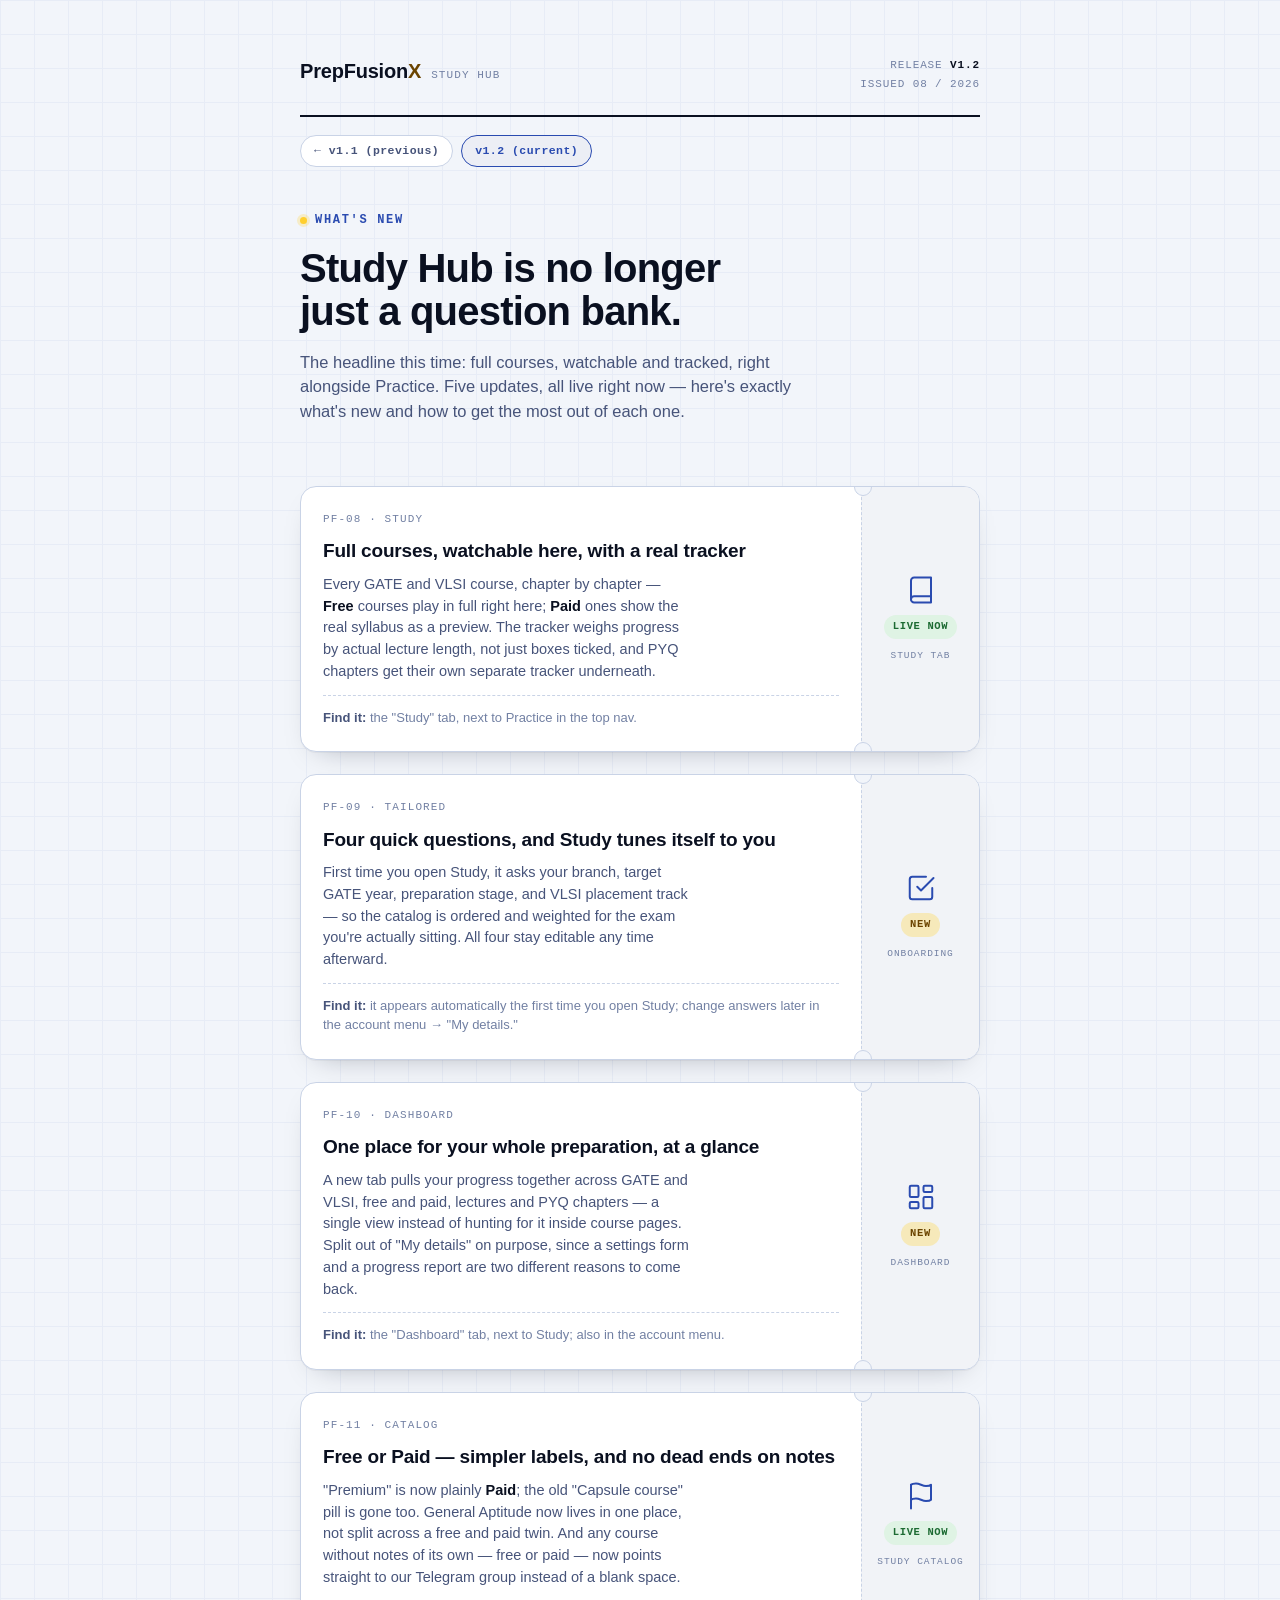
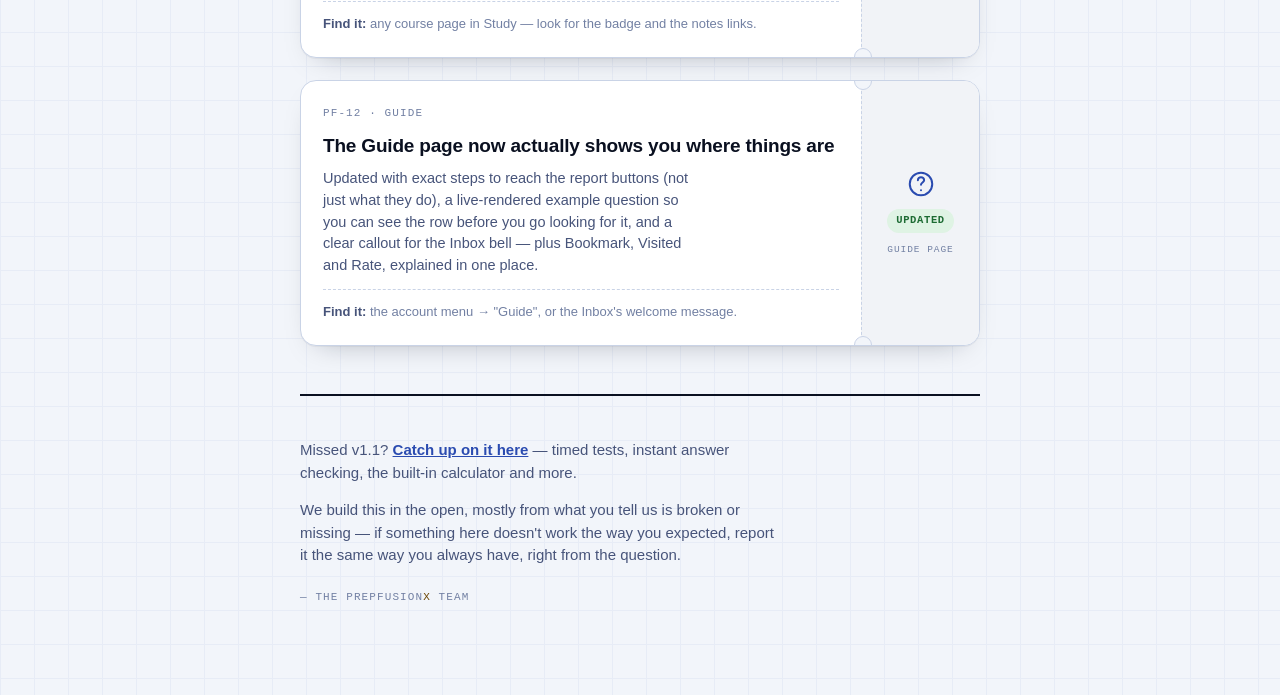
<file: hub-update/v1.2/index.html>
<!doctype html>
<html lang="en">
<head>
<meta charset="utf-8" />
<meta name="viewport" content="width=device-width, initial-scale=1" />
<title>What's New in PrepFusion v1.2</title>
<meta name="description" content="Student-facing release notes for PrepFusion Study Hub v1.2 — the Study tab, Dashboard, and the Free/Paid catalog cleanup." />
<meta name="robots" content="noindex" />
<style>
  :root {
    --paper: #f2f5fa;
    --paper-line: #e7ecf6;
    --ink: #0a1020;
    --ink-soft: #47547a;
    --ink-faint: #7280a3;
    --brand: #14307f;
    --brand-soft: #2a4bb0;
    --accent: #ffcf2d;
    --accent-ink: #6b4400;
    --line: #c9d3e6;
    --ok: #1d6b33;
    --ok-bg: #dff3e4;
    --card-bg: #ffffff;
    --shadow: 0 1px 0 rgba(10, 16, 32, 0.04), 0 12px 28px -18px rgba(10, 16, 32, 0.35);
  }

  @media (prefers-color-scheme: dark) {
    :root {
      --paper: #0a1020;
      --paper-line: #121b33;
      --ink: #eef2fb;
      --ink-soft: #a9b6d6;
      --ink-faint: #7c8bb3;
      --brand: #8aa6f2;
      --brand-soft: #6f93e8;
      --accent: #ffcf2d;
      --accent-ink: #ffe082;
      --line: rgba(255, 255, 255, 0.14);
      --ok: #58c98a;
      --ok-bg: rgba(88, 201, 138, 0.14);
      --card-bg: #101830;
      --shadow: 0 1px 0 rgba(255, 255, 255, 0.03), 0 20px 40px -24px rgba(0, 0, 0, 0.65);
    }
  }

  * { box-sizing: border-box; }

  body {
    margin: 0;
    background:
      linear-gradient(var(--paper-line) 1px, transparent 1px) 0 0 / 100% 34px,
      linear-gradient(90deg, var(--paper-line) 1px, transparent 1px) 0 0 / 34px 100%,
      var(--paper);
    color: var(--ink);
    font-family: -apple-system, "Segoe UI", "Helvetica Neue", Arial, sans-serif;
    -webkit-font-smoothing: antialiased;
    line-height: 1.5;
  }

  .mono {
    font-family: Consolas, "SF Mono", "Cascadia Mono", "Liberation Mono", monospace;
  }

  .wrap {
    max-width: 720px;
    margin: 0 auto;
    padding: 56px 20px 90px;
  }

  /* ---------- masthead ---------- */

  .masthead {
    display: flex;
    align-items: flex-start;
    justify-content: space-between;
    gap: 20px;
    padding-bottom: 22px;
    border-bottom: 2px solid var(--ink);
    margin-bottom: 8px;
  }

  .brand-mark {
    display: flex;
    align-items: baseline;
    gap: 10px;
  }

  .brand-mark .name {
    font-weight: 800;
    font-size: 20px;
    letter-spacing: -0.01em;
  }

  .brand-mark .name .x {
    color: var(--accent-ink);
  }

  .brand-mark .tag {
    font-family: Consolas, "SF Mono", "Cascadia Mono", monospace;
    font-size: 11px;
    letter-spacing: 0.1em;
    color: var(--ink-faint);
    text-transform: uppercase;
  }

  .issue-stamp {
    text-align: right;
    font-family: Consolas, "SF Mono", "Cascadia Mono", monospace;
    font-size: 11px;
    letter-spacing: 0.08em;
    color: var(--ink-faint);
    text-transform: uppercase;
    line-height: 1.7;
  }

  .issue-stamp b {
    color: var(--ink);
    font-weight: 700;
  }

  /* ---------- version switcher ---------- */

  .version-tabs {
    display: flex;
    gap: 8px;
    margin: 18px 0 0;
  }

  .version-tab {
    display: inline-flex;
    align-items: center;
    gap: 6px;
    font-family: Consolas, "SF Mono", "Cascadia Mono", monospace;
    font-size: 11.5px;
    font-weight: 700;
    letter-spacing: 0.04em;
    padding: 6px 13px;
    border-radius: 999px;
    border: 1.5px solid var(--line);
    text-decoration: none;
    color: var(--ink-soft);
    background: var(--card-bg);
  }

  .version-tab.is-current {
    color: var(--brand-soft);
    border-color: var(--brand-soft);
    background: color-mix(in srgb, var(--brand) 8%, var(--card-bg));
  }

  .hero {
    padding: 40px 0 28px;
  }

  .hero .eyebrow {
    display: inline-flex;
    align-items: center;
    gap: 8px;
    font-family: Consolas, "SF Mono", "Cascadia Mono", monospace;
    font-size: 12px;
    letter-spacing: 0.14em;
    text-transform: uppercase;
    color: var(--brand-soft);
    font-weight: 700;
    margin-bottom: 18px;
  }

  .hero .eyebrow::before {
    content: "";
    width: 7px;
    height: 7px;
    border-radius: 50%;
    background: var(--accent);
    box-shadow: 0 0 0 3px color-mix(in srgb, var(--accent) 25%, transparent);
  }

  .hero h1 {
    margin: 0 0 16px;
    font-size: 40px;
    font-weight: 800;
    letter-spacing: -0.02em;
    line-height: 1.08;
    text-wrap: balance;
  }

  .hero h1 .x {
    color: var(--accent-ink);
  }

  .hero p {
    margin: 0;
    max-width: 56ch;
    font-size: 16.5px;
    color: var(--ink-soft);
  }

  /* ---------- ticket cards ---------- */

  .tickets {
    display: flex;
    flex-direction: column;
    gap: 22px;
    margin-top: 34px;
  }

  .ticket {
    display: grid;
    grid-template-columns: 1fr 118px;
    background: var(--card-bg);
    border: 1.5px solid var(--line);
    border-radius: 16px;
    box-shadow: var(--shadow);
    overflow: hidden;
  }

  .ticket-main {
    padding: 24px 22px;
    border-right: none;
    position: relative;
  }

  .ticket-code {
    font-family: Consolas, "SF Mono", "Cascadia Mono", monospace;
    font-size: 11px;
    letter-spacing: 0.1em;
    color: var(--ink-faint);
    margin-bottom: 10px;
    display: block;
  }

  .ticket h2 {
    margin: 0 0 8px;
    font-size: 19px;
    font-weight: 800;
    letter-spacing: -0.01em;
  }

  .ticket p {
    margin: 0;
    color: var(--ink-soft);
    font-size: 14.5px;
    max-width: 46ch;
  }

  .ticket .howto {
    margin-top: 12px;
    padding-top: 12px;
    border-top: 1px dashed var(--line);
    font-size: 13px;
    color: var(--ink-faint);
  }

  .ticket .howto b {
    color: var(--ink-soft);
    font-weight: 700;
  }

  /* perforated stub */
  .ticket-stub {
    position: relative;
    display: flex;
    flex-direction: column;
    align-items: center;
    justify-content: center;
    gap: 10px;
    padding: 18px 10px;
    background: color-mix(in srgb, var(--brand) 6%, var(--card-bg));
    border-left: 1.5px dashed var(--line);
  }

  .ticket-stub::before,
  .ticket-stub::after {
    content: "";
    position: absolute;
    left: -8px;
    width: 16px;
    height: 16px;
    border-radius: 50%;
    background: var(--paper);
    border: 1.5px solid var(--line);
  }
  .ticket-stub::before { top: -9px; }
  .ticket-stub::after { bottom: -9px; }

  .stub-label {
    font-family: Consolas, "SF Mono", "Cascadia Mono", monospace;
    font-size: 9.5px;
    letter-spacing: 0.1em;
    text-transform: uppercase;
    color: var(--ink-faint);
    text-align: center;
  }

  .stub-status {
    font-family: Consolas, "SF Mono", "Cascadia Mono", monospace;
    font-size: 10.5px;
    font-weight: 700;
    letter-spacing: 0.06em;
    text-transform: uppercase;
    padding: 4px 9px;
    border-radius: 999px;
    text-align: center;
    white-space: nowrap;
  }

  .stub-status.live {
    background: var(--ok-bg);
    color: var(--ok);
  }

  .stub-status.new,
  .stub-status.beta {
    background: color-mix(in srgb, var(--accent) 30%, transparent);
    color: var(--accent-ink);
  }

  .ticket-icon {
    width: 30px;
    height: 30px;
    color: var(--brand-soft);
  }

  @media (max-width: 520px) {
    .ticket {
      grid-template-columns: 1fr 92px;
    }
    .hero h1 {
      font-size: 32px;
    }
  }

  /* ---------- sign-off ---------- */

  .signoff {
    margin-top: 48px;
    padding-top: 28px;
    border-top: 2px solid var(--ink);
  }

  .signoff p {
    max-width: 58ch;
    color: var(--ink-soft);
    font-size: 15px;
  }

  .signoff .wave {
    font-family: Consolas, "SF Mono", "Cascadia Mono", monospace;
    font-size: 11px;
    letter-spacing: 0.1em;
    text-transform: uppercase;
    color: var(--ink-faint);
    margin-top: 22px;
  }

  a { color: inherit; }
  a:focus-visible, button:focus-visible { outline: 2px solid var(--brand-soft); outline-offset: 2px; }

  @media (prefers-reduced-motion: no-preference) {
    .ticket { animation: rise 0.5s ease both; }
    .ticket:nth-child(1) { animation-delay: 0.02s; }
    .ticket:nth-child(2) { animation-delay: 0.07s; }
    .ticket:nth-child(3) { animation-delay: 0.12s; }
    .ticket:nth-child(4) { animation-delay: 0.17s; }
    .ticket:nth-child(5) { animation-delay: 0.22s; }
    @keyframes rise {
      from { opacity: 0; transform: translateY(8px); }
      to { opacity: 1; transform: translateY(0); }
    }
  }
</style>
</head>
<body>
<div class="wrap">

  <header class="masthead">
    <div class="brand-mark">
      <span class="name">PrepFusion<span class="x">X</span></span>
      <span class="tag">Study Hub</span>
    </div>
    <div class="issue-stamp">
      RELEASE <b>v1.2</b><br />
      ISSUED 08 / 2026
    </div>
  </header>

  <nav class="version-tabs" aria-label="Release version">
    <a class="version-tab" href="../index.html">← v1.1 (previous)</a>
    <span class="version-tab is-current">v1.2 (current)</span>
  </nav>

  <section class="hero">
    <span class="eyebrow">What's new</span>
    <h1>Study Hub is no longer just a question bank.</h1>
    <p>
      The headline this time: full courses, watchable and tracked, right alongside Practice. Five
      updates, all live right now — here's exactly what's new and how to get the most out of each one.
    </p>
  </section>

  <div class="tickets">

    <article class="ticket">
      <div class="ticket-main">
        <span class="ticket-code mono">PF-08 · STUDY</span>
        <h2>Full courses, watchable here, with a real tracker</h2>
        <p>
          Every GATE and VLSI course, chapter by chapter — <b style="color:var(--ink)">Free</b> courses
          play in full right here; <b style="color:var(--ink)">Paid</b> ones show the real syllabus as a
          preview. The tracker weighs progress by actual lecture length, not just boxes ticked, and PYQ
          chapters get their own separate tracker underneath.
        </p>
        <div class="howto"><b>Find it:</b> the "Study" tab, next to Practice in the top nav.</div>
      </div>
      <div class="ticket-stub">
        <svg class="ticket-icon" viewBox="0 0 24 24" fill="none" stroke="currentColor" stroke-width="1.6" stroke-linecap="round" stroke-linejoin="round"><path d="M4 19.5A2.5 2.5 0 0 1 6.5 17H20"/><path d="M6.5 2H20v20H6.5A2.5 2.5 0 0 1 4 19.5v-15A2.5 2.5 0 0 1 6.5 2Z"/></svg>
        <span class="stub-status live">Live now</span>
        <span class="stub-label">Study tab</span>
      </div>
    </article>

    <article class="ticket">
      <div class="ticket-main">
        <span class="ticket-code mono">PF-09 · TAILORED</span>
        <h2>Four quick questions, and Study tunes itself to you</h2>
        <p>
          First time you open Study, it asks your branch, target GATE year, preparation stage, and VLSI
          placement track — so the catalog is ordered and weighted for the exam you're actually sitting.
          All four stay editable any time afterward.
        </p>
        <div class="howto"><b>Find it:</b> it appears automatically the first time you open Study; change answers later in the account menu → "My details."</div>
      </div>
      <div class="ticket-stub">
        <svg class="ticket-icon" viewBox="0 0 24 24" fill="none" stroke="currentColor" stroke-width="1.6" stroke-linecap="round" stroke-linejoin="round"><path d="M9 11l3 3L22 4"/><path d="M21 12v7a2 2 0 0 1-2 2H5a2 2 0 0 1-2-2V5a2 2 0 0 1 2-2h11"/></svg>
        <span class="stub-status new">New</span>
        <span class="stub-label">Onboarding</span>
      </div>
    </article>

    <article class="ticket">
      <div class="ticket-main">
        <span class="ticket-code mono">PF-10 · DASHBOARD</span>
        <h2>One place for your whole preparation, at a glance</h2>
        <p>
          A new tab pulls your progress together across GATE and VLSI, free and paid, lectures and PYQ
          chapters — a single view instead of hunting for it inside course pages. Split out of "My
          details" on purpose, since a settings form and a progress report are two different reasons to
          come back.
        </p>
        <div class="howto"><b>Find it:</b> the "Dashboard" tab, next to Study; also in the account menu.</div>
      </div>
      <div class="ticket-stub">
        <svg class="ticket-icon" viewBox="0 0 24 24" fill="none" stroke="currentColor" stroke-width="1.6" stroke-linecap="round" stroke-linejoin="round"><rect x="3" y="3" width="7" height="9" rx="1"/><rect x="14" y="3" width="7" height="5" rx="1"/><rect x="14" y="12" width="7" height="9" rx="1"/><rect x="3" y="16" width="7" height="5" rx="1"/></svg>
        <span class="stub-status new">New</span>
        <span class="stub-label">Dashboard</span>
      </div>
    </article>

    <article class="ticket">
      <div class="ticket-main">
        <span class="ticket-code mono">PF-11 · CATALOG</span>
        <h2>Free or Paid — simpler labels, and no dead ends on notes</h2>
        <p>
          "Premium" is now plainly <b style="color:var(--ink)">Paid</b>; the old "Capsule course" pill is
          gone too. General Aptitude now lives in one place, not split across a free and paid twin. And
          any course without notes of its own — free or paid — now points straight to our Telegram group
          instead of a blank space.
        </p>
        <div class="howto"><b>Find it:</b> any course page in Study — look for the badge and the notes links.</div>
      </div>
      <div class="ticket-stub">
        <svg class="ticket-icon" viewBox="0 0 24 24" fill="none" stroke="currentColor" stroke-width="1.6" stroke-linecap="round" stroke-linejoin="round"><path d="M4 15s1-1 4-1 5 2 8 2 4-1 4-1V3s-1 1-4 1-5-2-8-2-4 1-4 1z"/><path d="M4 22V3"/></svg>
        <span class="stub-status live">Live now</span>
        <span class="stub-label">Study catalog</span>
      </div>
    </article>

    <article class="ticket">
      <div class="ticket-main">
        <span class="ticket-code mono">PF-12 · GUIDE</span>
        <h2>The Guide page now actually shows you where things are</h2>
        <p>
          Updated with exact steps to reach the report buttons (not just what they do), a live-rendered
          example question so you can see the row before you go looking for it, and a clear callout for
          the Inbox bell — plus Bookmark, Visited and Rate, explained in one place.
        </p>
        <div class="howto"><b>Find it:</b> the account menu → "Guide", or the Inbox's welcome message.</div>
      </div>
      <div class="ticket-stub">
        <svg class="ticket-icon" viewBox="0 0 24 24" fill="none" stroke="currentColor" stroke-width="1.6" stroke-linecap="round" stroke-linejoin="round"><circle cx="12" cy="12" r="9"/><path d="M9.5 9a2.5 2.5 0 0 1 5 0c0 1.5-2.5 2-2.5 3.5"/><path d="M12 17h.01"/></svg>
        <span class="stub-status live">Updated</span>
        <span class="stub-label">Guide page</span>
      </div>
    </article>

  </div>

  <footer class="signoff">
    <p>
      Missed v1.1? <a href="../index.html" style="color:var(--brand-soft); font-weight:700;">Catch up on it here</a> —
      timed tests, instant answer checking, the built-in calculator and more.
    </p>
    <p>
      We build this in the open, mostly from what you tell us is broken or missing — if something here
      doesn't work the way you expected, report it the same way you always have, right from the
      question.
    </p>
    <div class="wave">— The PrepFusion<span style="color:var(--accent-ink)">X</span> team</div>
  </footer>

</div>
</body>
</html>
</file>
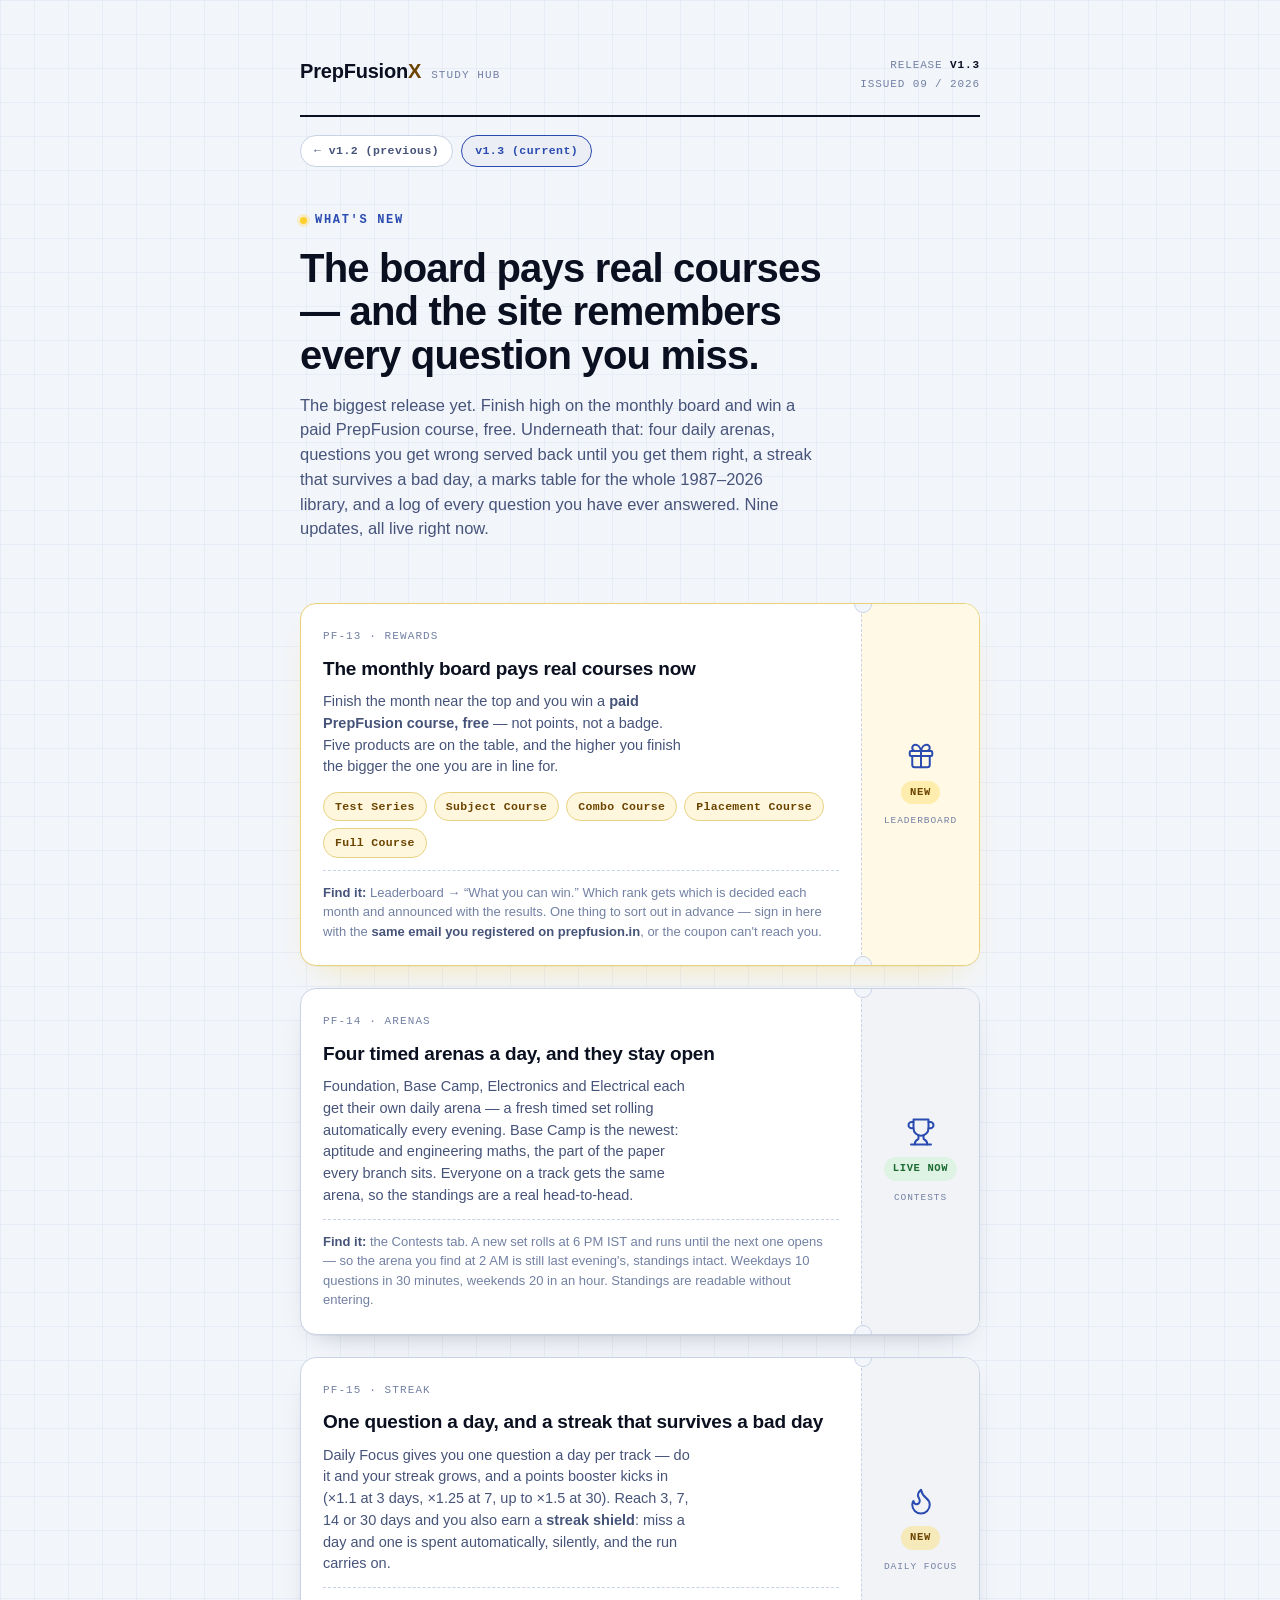
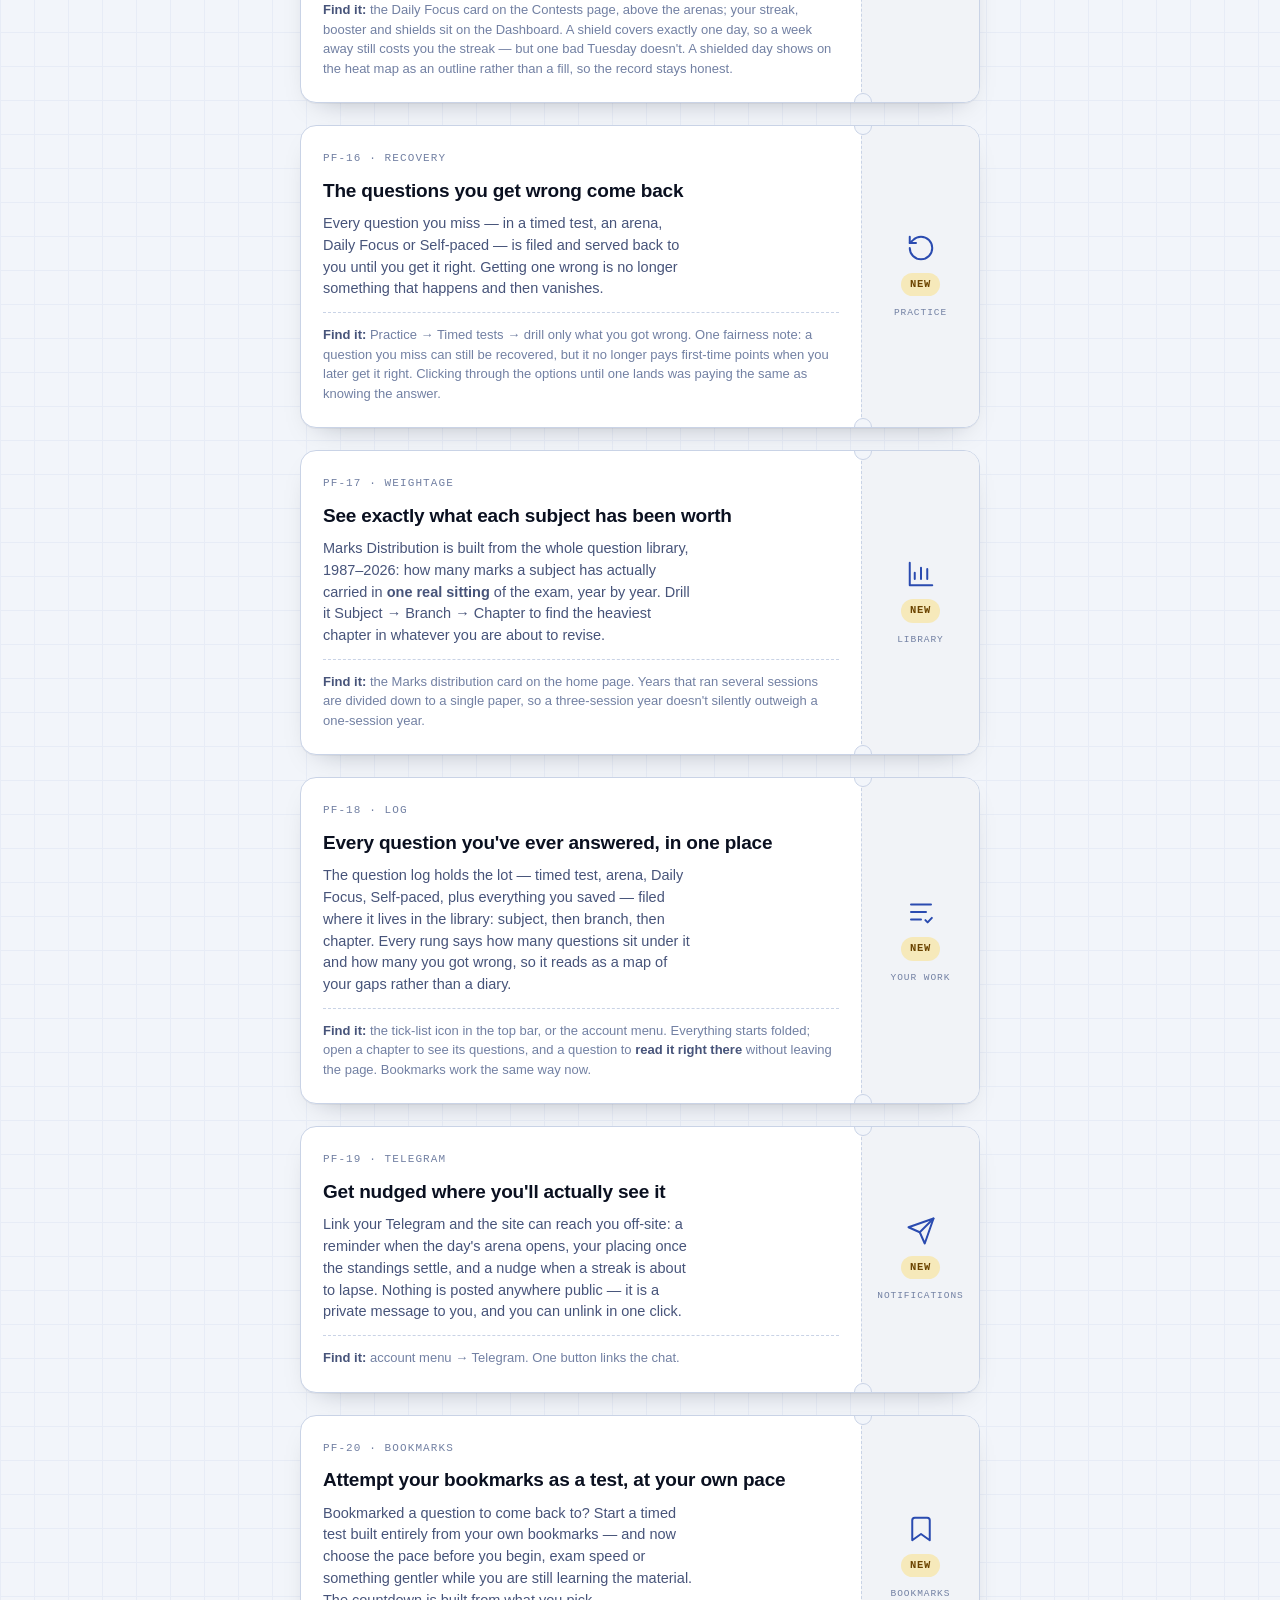
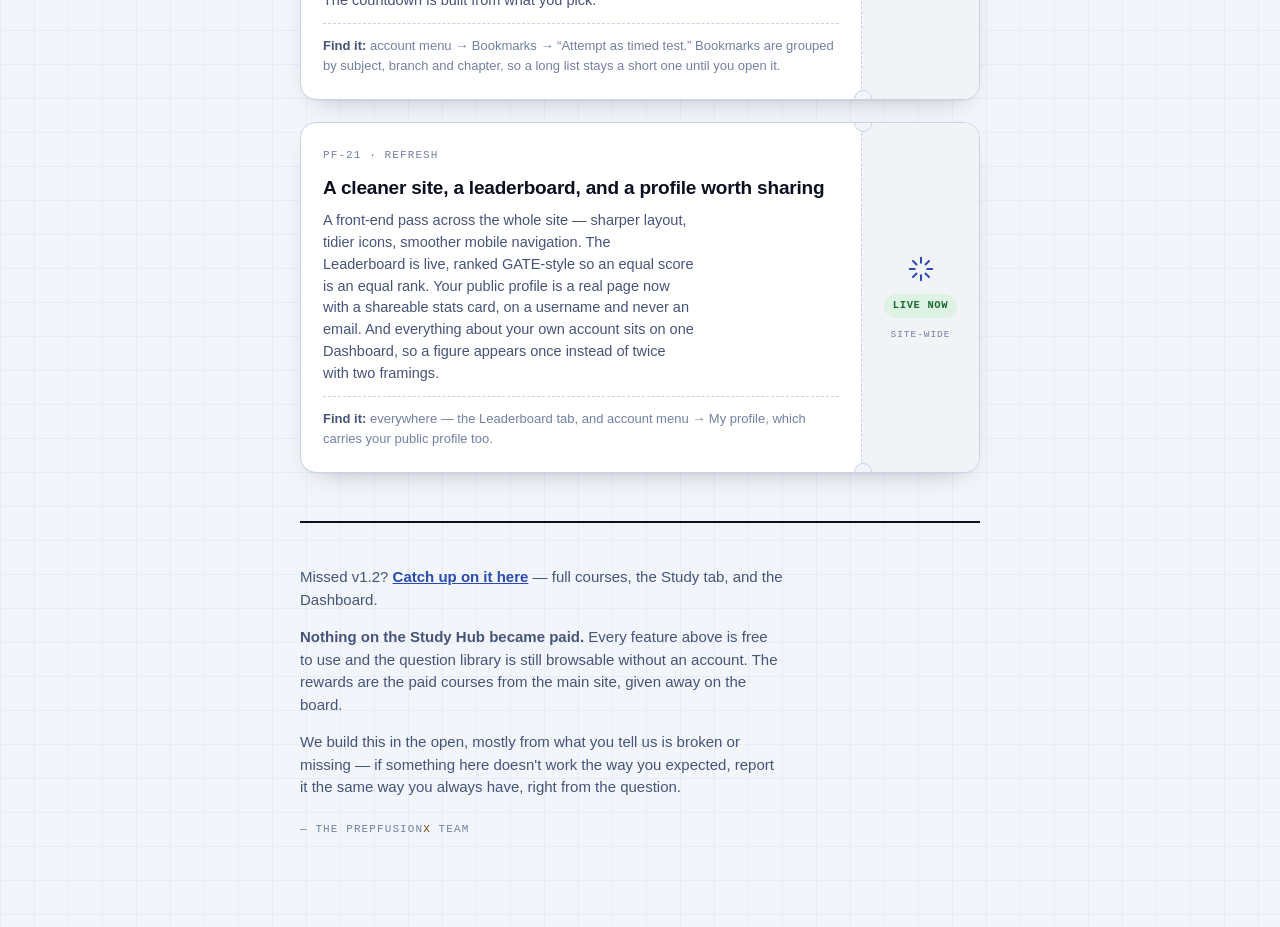
<file: hub-update/v1.3/index.html>
<!doctype html>
<html lang="en">
<head>
<meta charset="utf-8" />
<meta name="viewport" content="width=device-width, initial-scale=1" />
<title>What's New in PrepFusion v1.3</title>
<meta name="description" content="Student-facing release notes for PrepFusion Study Hub v1.3 — real rewards on the monthly board, daily arenas, Recovery, streak shields, marks distribution, the question log and Telegram." />
<meta name="robots" content="noindex" />
<style>
  :root {
    --paper: #f2f5fa;
    --paper-line: #e7ecf6;
    --ink: #0a1020;
    --ink-soft: #47547a;
    --ink-faint: #7280a3;
    --brand: #14307f;
    --brand-soft: #2a4bb0;
    --accent: #ffcf2d;
    --accent-ink: #6b4400;
    --line: #c9d3e6;
    --ok: #1d6b33;
    --ok-bg: #dff3e4;
    --card-bg: #ffffff;
    --shadow: 0 1px 0 rgba(10, 16, 32, 0.04), 0 12px 28px -18px rgba(10, 16, 32, 0.35);
  }

  @media (prefers-color-scheme: dark) {
    :root {
      --paper: #0a1020;
      --paper-line: #121b33;
      --ink: #eef2fb;
      --ink-soft: #a9b6d6;
      --ink-faint: #7c8bb3;
      --brand: #8aa6f2;
      --brand-soft: #6f93e8;
      --accent: #ffcf2d;
      --accent-ink: #ffe082;
      --line: rgba(255, 255, 255, 0.14);
      --ok: #58c98a;
      --ok-bg: rgba(88, 201, 138, 0.14);
      --card-bg: #101830;
      --shadow: 0 1px 0 rgba(255, 255, 255, 0.03), 0 20px 40px -24px rgba(0, 0, 0, 0.65);
    }
  }

  * { box-sizing: border-box; }

  body {
    margin: 0;
    background:
      linear-gradient(var(--paper-line) 1px, transparent 1px) 0 0 / 100% 34px,
      linear-gradient(90deg, var(--paper-line) 1px, transparent 1px) 0 0 / 34px 100%,
      var(--paper);
    color: var(--ink);
    font-family: -apple-system, "Segoe UI", "Helvetica Neue", Arial, sans-serif;
    -webkit-font-smoothing: antialiased;
    line-height: 1.5;
  }

  .mono {
    font-family: Consolas, "SF Mono", "Cascadia Mono", "Liberation Mono", monospace;
  }

  .wrap {
    max-width: 720px;
    margin: 0 auto;
    padding: 56px 20px 90px;
  }

  /* ---------- masthead ---------- */

  .masthead {
    display: flex;
    align-items: flex-start;
    justify-content: space-between;
    gap: 20px;
    padding-bottom: 22px;
    border-bottom: 2px solid var(--ink);
    margin-bottom: 8px;
  }

  .brand-mark {
    display: flex;
    align-items: baseline;
    gap: 10px;
  }

  .brand-mark .name {
    font-weight: 800;
    font-size: 20px;
    letter-spacing: -0.01em;
  }

  .brand-mark .name .x {
    color: var(--accent-ink);
  }

  .brand-mark .tag {
    font-family: Consolas, "SF Mono", "Cascadia Mono", monospace;
    font-size: 11px;
    letter-spacing: 0.1em;
    color: var(--ink-faint);
    text-transform: uppercase;
  }

  .issue-stamp {
    text-align: right;
    font-family: Consolas, "SF Mono", "Cascadia Mono", monospace;
    font-size: 11px;
    letter-spacing: 0.08em;
    color: var(--ink-faint);
    text-transform: uppercase;
    line-height: 1.7;
  }

  .issue-stamp b {
    color: var(--ink);
    font-weight: 700;
  }

  /* ---------- version switcher ---------- */

  .version-tabs {
    display: flex;
    gap: 8px;
    margin: 18px 0 0;
  }

  .version-tab {
    display: inline-flex;
    align-items: center;
    gap: 6px;
    font-family: Consolas, "SF Mono", "Cascadia Mono", monospace;
    font-size: 11.5px;
    font-weight: 700;
    letter-spacing: 0.04em;
    padding: 6px 13px;
    border-radius: 999px;
    border: 1.5px solid var(--line);
    text-decoration: none;
    color: var(--ink-soft);
    background: var(--card-bg);
  }

  .version-tab.is-current {
    color: var(--brand-soft);
    border-color: var(--brand-soft);
    background: color-mix(in srgb, var(--brand) 8%, var(--card-bg));
  }

  .hero {
    padding: 40px 0 28px;
  }

  .hero .eyebrow {
    display: inline-flex;
    align-items: center;
    gap: 8px;
    font-family: Consolas, "SF Mono", "Cascadia Mono", monospace;
    font-size: 12px;
    letter-spacing: 0.14em;
    text-transform: uppercase;
    color: var(--brand-soft);
    font-weight: 700;
    margin-bottom: 18px;
  }

  .hero .eyebrow::before {
    content: "";
    width: 7px;
    height: 7px;
    border-radius: 50%;
    background: var(--accent);
    box-shadow: 0 0 0 3px color-mix(in srgb, var(--accent) 25%, transparent);
  }

  .hero h1 {
    margin: 0 0 16px;
    font-size: 40px;
    font-weight: 800;
    letter-spacing: -0.02em;
    line-height: 1.08;
    text-wrap: balance;
  }

  .hero h1 .x {
    color: var(--accent-ink);
  }

  .hero p {
    margin: 0;
    max-width: 56ch;
    font-size: 16.5px;
    color: var(--ink-soft);
  }

  /* ---------- ticket cards ---------- */

  .tickets {
    display: flex;
    flex-direction: column;
    gap: 22px;
    margin-top: 34px;
  }

  .ticket {
    display: grid;
    grid-template-columns: 1fr 118px;
    background: var(--card-bg);
    border: 1.5px solid var(--line);
    border-radius: 16px;
    box-shadow: var(--shadow);
    overflow: hidden;
  }

  .ticket-main {
    padding: 24px 22px;
    border-right: none;
    position: relative;
  }

  .ticket-code {
    font-family: Consolas, "SF Mono", "Cascadia Mono", monospace;
    font-size: 11px;
    letter-spacing: 0.1em;
    color: var(--ink-faint);
    margin-bottom: 10px;
    display: block;
  }

  .ticket h2 {
    margin: 0 0 8px;
    font-size: 19px;
    font-weight: 800;
    letter-spacing: -0.01em;
  }

  .ticket p {
    margin: 0;
    color: var(--ink-soft);
    font-size: 14.5px;
    max-width: 46ch;
  }

  .ticket .howto {
    margin-top: 12px;
    padding-top: 12px;
    border-top: 1px dashed var(--line);
    font-size: 13px;
    color: var(--ink-faint);
  }

  .ticket .howto b {
    color: var(--ink-soft);
    font-weight: 700;
  }

  /* perforated stub */
  .ticket-stub {
    position: relative;
    display: flex;
    flex-direction: column;
    align-items: center;
    justify-content: center;
    gap: 10px;
    padding: 18px 10px;
    background: color-mix(in srgb, var(--brand) 6%, var(--card-bg));
    border-left: 1.5px dashed var(--line);
  }

  .ticket-stub::before,
  .ticket-stub::after {
    content: "";
    position: absolute;
    left: -8px;
    width: 16px;
    height: 16px;
    border-radius: 50%;
    background: var(--paper);
    border: 1.5px solid var(--line);
  }
  .ticket-stub::before { top: -9px; }
  .ticket-stub::after { bottom: -9px; }

  .stub-label {
    font-family: Consolas, "SF Mono", "Cascadia Mono", monospace;
    font-size: 9.5px;
    letter-spacing: 0.1em;
    text-transform: uppercase;
    color: var(--ink-faint);
    text-align: center;
  }

  .stub-status {
    font-family: Consolas, "SF Mono", "Cascadia Mono", monospace;
    font-size: 10.5px;
    font-weight: 700;
    letter-spacing: 0.06em;
    text-transform: uppercase;
    padding: 4px 9px;
    border-radius: 999px;
    text-align: center;
    white-space: nowrap;
  }

  .stub-status.live {
    background: var(--ok-bg);
    color: var(--ok);
  }

  .stub-status.new,
  .stub-status.beta {
    background: color-mix(in srgb, var(--accent) 30%, transparent);
    color: var(--accent-ink);
  }

  .ticket-icon {
    width: 30px;
    height: 30px;
    color: var(--brand-soft);
  }

  @media (max-width: 520px) {
    .ticket {
      grid-template-columns: 1fr 92px;
    }
    .hero h1 {
      font-size: 32px;
    }
  }

  /* ---------- reward roll-call ---------- */

  .prize-list {
    list-style: none;
    margin: 14px 0 0;
    padding: 0;
    display: flex;
    flex-wrap: wrap;
    gap: 7px;
  }

  .prize-list li {
    font-family: Consolas, "SF Mono", "Cascadia Mono", monospace;
    font-size: 11.5px;
    font-weight: 700;
    letter-spacing: 0.03em;
    padding: 5px 11px;
    border-radius: 999px;
    border: 1.5px solid color-mix(in srgb, var(--accent) 55%, var(--line));
    background: color-mix(in srgb, var(--accent) 16%, var(--card-bg));
    color: var(--accent-ink);
  }

  /* The headline ticket carries the release. Given the accent rule the others
     don't have, so the eye lands on it first rather than reading nine
     identical cards top to bottom. */
  .ticket.is-headline {
    border-color: color-mix(in srgb, var(--accent) 60%, var(--line));
    box-shadow: 0 1px 0 rgba(10, 16, 32, 0.04), 0 16px 34px -20px color-mix(in srgb, var(--accent) 45%, transparent);
  }

  .ticket.is-headline .ticket-stub {
    background: color-mix(in srgb, var(--accent) 12%, var(--card-bg));
  }

  /* ---------- sign-off ---------- */

  .signoff {
    margin-top: 48px;
    padding-top: 28px;
    border-top: 2px solid var(--ink);
  }

  .signoff p {
    max-width: 58ch;
    color: var(--ink-soft);
    font-size: 15px;
  }

  .signoff .wave {
    font-family: Consolas, "SF Mono", "Cascadia Mono", monospace;
    font-size: 11px;
    letter-spacing: 0.1em;
    text-transform: uppercase;
    color: var(--ink-faint);
    margin-top: 22px;
  }

  a { color: inherit; }
  a:focus-visible, button:focus-visible { outline: 2px solid var(--brand-soft); outline-offset: 2px; }

  @media (prefers-reduced-motion: no-preference) {
    .ticket { animation: rise 0.5s ease both; }
    .ticket:nth-child(1) { animation-delay: 0.02s; }
    .ticket:nth-child(2) { animation-delay: 0.07s; }
    .ticket:nth-child(3) { animation-delay: 0.12s; }
    .ticket:nth-child(4) { animation-delay: 0.17s; }
    .ticket:nth-child(5) { animation-delay: 0.22s; }
    .ticket:nth-child(6) { animation-delay: 0.27s; }
    .ticket:nth-child(7) { animation-delay: 0.32s; }
    .ticket:nth-child(8) { animation-delay: 0.37s; }
    .ticket:nth-child(9) { animation-delay: 0.42s; }
    @keyframes rise {
      from { opacity: 0; transform: translateY(8px); }
      to { opacity: 1; transform: translateY(0); }
    }
  }
</style>
</head>
<body>
<div class="wrap">

  <header class="masthead">
    <div class="brand-mark">
      <span class="name">PrepFusion<span class="x">X</span></span>
      <span class="tag">Study Hub</span>
    </div>
    <div class="issue-stamp">
      RELEASE <b>v1.3</b><br />
      ISSUED 09 / 2026
    </div>
  </header>

  <nav class="version-tabs" aria-label="Release version">
    <a class="version-tab" href="../v1.2/index.html">&larr; v1.2 (previous)</a>
    <span class="version-tab is-current">v1.3 (current)</span>
  </nav>

  <section class="hero">
    <span class="eyebrow">What's new</span>
    <h1>The board pays real courses &mdash; and the site remembers every question you miss.</h1>
    <p>
      The biggest release yet. Finish high on the monthly board and win a paid PrepFusion course, free.
      Underneath that: four daily arenas, questions you get wrong served back until you get them right, a
      streak that survives a bad day, a marks table for the whole 1987&ndash;2026 library, and a log of
      every question you have ever answered. Nine updates, all live right now.
    </p>
  </section>

  <div class="tickets">

    <article class="ticket is-headline">
      <div class="ticket-main">
        <span class="ticket-code mono">PF-13 &middot; REWARDS</span>
        <h2>The monthly board pays real courses now</h2>
        <p>
          Finish the month near the top and you win a <b>paid PrepFusion course, free</b> &mdash; not points,
          not a badge. Five products are on the table, and the higher you finish the bigger the one you
          are in line for.
        </p>
        <ul class="prize-list">
            <li>Test Series</li><li>Subject Course</li><li>Combo Course</li>
            <li>Placement Course</li><li>Full Course</li>
          </ul>
        <div class="howto"><b>Find it:</b> Leaderboard &rarr; &ldquo;What you can win.&rdquo; Which rank gets which is decided each month and announced with the results. One thing to sort out in advance &mdash; sign in here with the <b>same email you registered on prepfusion.in</b>, or the coupon can't reach you.</div>
      </div>
      <div class="ticket-stub">
        <svg class="ticket-icon" viewBox="0 0 24 24" fill="none" stroke="currentColor" stroke-width="1.6" stroke-linecap="round" stroke-linejoin="round"><rect x="3" y="8" width="18" height="4" rx="1"/><path d="M12 8v13"/><path d="M19 12v7a2 2 0 0 1-2 2H7a2 2 0 0 1-2-2v-7"/><path d="M7.5 8a2.5 2.5 0 0 1 0-5C11 3 12 8 12 8s1-5 4.5-5a2.5 2.5 0 0 1 0 5"/></svg>
        <span class="stub-status new">New</span>
        <span class="stub-label">Leaderboard</span>
      </div>
    </article>

    <article class="ticket">
      <div class="ticket-main">
        <span class="ticket-code mono">PF-14 &middot; ARENAS</span>
        <h2>Four timed arenas a day, and they stay open</h2>
        <p>
          Foundation, Base Camp, Electronics and Electrical each get their own daily arena &mdash; a fresh
          timed set rolling automatically every evening. Base Camp is the newest: aptitude and engineering
          maths, the part of the paper every branch sits. Everyone on a track gets the same arena, so the
          standings are a real head-to-head.
        </p>
        <div class="howto"><b>Find it:</b> the Contests tab. A new set rolls at 6&nbsp;PM IST and runs until the next one opens &mdash; so the arena you find at 2&nbsp;AM is still last evening's, standings intact. Weekdays 10 questions in 30 minutes, weekends 20 in an hour. Standings are readable without entering.</div>
      </div>
      <div class="ticket-stub">
        <svg class="ticket-icon" viewBox="0 0 24 24" fill="none" stroke="currentColor" stroke-width="1.6" stroke-linecap="round" stroke-linejoin="round"><path d="M6 9H4.5a2.5 2.5 0 0 1 0-5H6"/><path d="M18 9h1.5a2.5 2.5 0 0 0 0-5H18"/><path d="M4 22h16"/><path d="M10 14.66V17c0 .55-.47.98-.97 1.21C7.85 18.75 7 20.24 7 22"/><path d="M14 14.66V17c0 .55.47.98.97 1.21C16.15 18.75 17 20.24 17 22"/><path d="M18 2H6v7a6 6 0 0 0 12 0V2Z"/></svg>
        <span class="stub-status live">Live now</span>
        <span class="stub-label">Contests</span>
      </div>
    </article>

    <article class="ticket">
      <div class="ticket-main">
        <span class="ticket-code mono">PF-15 &middot; STREAK</span>
        <h2>One question a day, and a streak that survives a bad day</h2>
        <p>
          Daily Focus gives you one question a day per track &mdash; do it and your streak grows, and a
          points booster kicks in (&times;1.1 at 3 days, &times;1.25 at 7, up to &times;1.5 at 30). Reach 3,
          7, 14 or 30 days and you also earn a <b>streak shield</b>: miss a day and one is spent
          automatically, silently, and the run carries on.
        </p>
        <div class="howto"><b>Find it:</b> the Daily Focus card on the Contests page, above the arenas; your streak, booster and shields sit on the Dashboard. A shield covers exactly one day, so a week away still costs you the streak &mdash; but one bad Tuesday doesn't. A shielded day shows on the heat map as an outline rather than a fill, so the record stays honest.</div>
      </div>
      <div class="ticket-stub">
        <svg class="ticket-icon" viewBox="0 0 24 24" fill="none" stroke="currentColor" stroke-width="1.6" stroke-linecap="round" stroke-linejoin="round"><path d="M8.5 14.5A2.5 2.5 0 0 0 11 12c0-1.38-.5-2-1-3-1.072-2.143-.224-4.054 2-6 .5 2.5 2 4.9 4 6.5 2 1.6 3 3.5 3 5.5a7 7 0 1 1-14 0c0-1.153.433-2.294 1-3a2.5 2.5 0 0 0 2.5 2.5z"/></svg>
        <span class="stub-status new">New</span>
        <span class="stub-label">Daily Focus</span>
      </div>
    </article>

    <article class="ticket">
      <div class="ticket-main">
        <span class="ticket-code mono">PF-16 &middot; RECOVERY</span>
        <h2>The questions you get wrong come back</h2>
        <p>
          Every question you miss &mdash; in a timed test, an arena, Daily Focus or Self-paced &mdash; is
          filed and served back to you until you get it right. Getting one wrong is no longer something that
          happens and then vanishes.
        </p>
        <div class="howto"><b>Find it:</b> Practice &rarr; Timed tests &rarr; drill only what you got wrong. One fairness note: a question you miss can still be recovered, but it no longer pays first-time points when you later get it right. Clicking through the options until one lands was paying the same as knowing the answer.</div>
      </div>
      <div class="ticket-stub">
        <svg class="ticket-icon" viewBox="0 0 24 24" fill="none" stroke="currentColor" stroke-width="1.6" stroke-linecap="round" stroke-linejoin="round"><path d="M3 12a9 9 0 1 0 9-9 9 9 0 0 0-6.4 2.7L3 8"/><path d="M3 3v5h5"/></svg>
        <span class="stub-status new">New</span>
        <span class="stub-label">Practice</span>
      </div>
    </article>

    <article class="ticket">
      <div class="ticket-main">
        <span class="ticket-code mono">PF-17 &middot; WEIGHTAGE</span>
        <h2>See exactly what each subject has been worth</h2>
        <p>
          Marks Distribution is built from the whole question library, 1987&ndash;2026: how many marks a
          subject has actually carried in <b>one real sitting</b> of the exam, year by year. Drill it
          Subject &rarr; Branch &rarr; Chapter to find the heaviest chapter in whatever you are about to
          revise.
        </p>
        <div class="howto"><b>Find it:</b> the Marks distribution card on the home page. Years that ran several sessions are divided down to a single paper, so a three-session year doesn't silently outweigh a one-session year.</div>
      </div>
      <div class="ticket-stub">
        <svg class="ticket-icon" viewBox="0 0 24 24" fill="none" stroke="currentColor" stroke-width="1.6" stroke-linecap="round" stroke-linejoin="round"><path d="M3 3v18h18"/><path d="M7 16v-5"/><path d="M12 16V7"/><path d="M17 16v-8"/></svg>
        <span class="stub-status new">New</span>
        <span class="stub-label">Library</span>
      </div>
    </article>

    <article class="ticket">
      <div class="ticket-main">
        <span class="ticket-code mono">PF-18 &middot; LOG</span>
        <h2>Every question you've ever answered, in one place</h2>
        <p>
          The question log holds the lot &mdash; timed test, arena, Daily Focus, Self-paced, plus
          everything you saved &mdash; filed where it lives in the library: subject, then branch, then
          chapter. Every rung says how many questions sit under it and how many you got wrong, so it reads
          as a map of your gaps rather than a diary.
        </p>
        <div class="howto"><b>Find it:</b> the tick-list icon in the top bar, or the account menu. Everything starts folded; open a chapter to see its questions, and a question to <b>read it right there</b> without leaving the page. Bookmarks work the same way now.</div>
      </div>
      <div class="ticket-stub">
        <svg class="ticket-icon" viewBox="0 0 24 24" fill="none" stroke="currentColor" stroke-width="1.6" stroke-linecap="round" stroke-linejoin="round"><path d="M4 6h16"/><path d="M4 12h12"/><path d="M4 18h8"/><path d="m15.5 18.5 1.8 1.8 3.4-3.6"/></svg>
        <span class="stub-status new">New</span>
        <span class="stub-label">Your work</span>
      </div>
    </article>

    <article class="ticket">
      <div class="ticket-main">
        <span class="ticket-code mono">PF-19 &middot; TELEGRAM</span>
        <h2>Get nudged where you'll actually see it</h2>
        <p>
          Link your Telegram and the site can reach you off-site: a reminder when the day's arena opens,
          your placing once the standings settle, and a nudge when a streak is about to lapse. Nothing is
          posted anywhere public &mdash; it is a private message to you, and you can unlink in one click.
        </p>
        <div class="howto"><b>Find it:</b> account menu &rarr; Telegram. One button links the chat.</div>
      </div>
      <div class="ticket-stub">
        <svg class="ticket-icon" viewBox="0 0 24 24" fill="none" stroke="currentColor" stroke-width="1.6" stroke-linecap="round" stroke-linejoin="round"><path d="m22 2-7 20-4-9-9-4Z"/><path d="M22 2 11 13"/></svg>
        <span class="stub-status new">New</span>
        <span class="stub-label">Notifications</span>
      </div>
    </article>

    <article class="ticket">
      <div class="ticket-main">
        <span class="ticket-code mono">PF-20 &middot; BOOKMARKS</span>
        <h2>Attempt your bookmarks as a test, at your own pace</h2>
        <p>
          Bookmarked a question to come back to? Start a timed test built entirely from your own
          bookmarks &mdash; and now choose the pace before you begin, exam speed or something gentler while
          you are still learning the material. The countdown is built from what you pick.
        </p>
        <div class="howto"><b>Find it:</b> account menu &rarr; Bookmarks &rarr; &ldquo;Attempt as timed test.&rdquo; Bookmarks are grouped by subject, branch and chapter, so a long list stays a short one until you open it.</div>
      </div>
      <div class="ticket-stub">
        <svg class="ticket-icon" viewBox="0 0 24 24" fill="none" stroke="currentColor" stroke-width="1.6" stroke-linecap="round" stroke-linejoin="round"><path d="M19 21l-7-5-7 5V5a2 2 0 0 1 2-2h10a2 2 0 0 1 2 2z"/></svg>
        <span class="stub-status new">New</span>
        <span class="stub-label">Bookmarks</span>
      </div>
    </article>

    <article class="ticket">
      <div class="ticket-main">
        <span class="ticket-code mono">PF-21 &middot; REFRESH</span>
        <h2>A cleaner site, a leaderboard, and a profile worth sharing</h2>
        <p>
          A front-end pass across the whole site &mdash; sharper layout, tidier icons, smoother mobile
          navigation. The Leaderboard is live, ranked GATE-style so an equal score is an equal rank. Your
          public profile is a real page now with a shareable stats card, on a username and never an email.
          And everything about your own account sits on one Dashboard, so a figure appears once instead of
          twice with two framings.
        </p>
        <div class="howto"><b>Find it:</b> everywhere &mdash; the Leaderboard tab, and account menu &rarr; My profile, which carries your public profile too.</div>
      </div>
      <div class="ticket-stub">
        <svg class="ticket-icon" viewBox="0 0 24 24" fill="none" stroke="currentColor" stroke-width="1.6" stroke-linecap="round" stroke-linejoin="round"><path d="M12 3v4"/><path d="M12 17v4"/><path d="M3 12h4"/><path d="M17 12h4"/><path d="m5.6 5.6 2.8 2.8"/><path d="m15.6 15.6 2.8 2.8"/><path d="m18.4 5.6-2.8 2.8"/><path d="m8.4 15.6-2.8 2.8"/></svg>
        <span class="stub-status live">Live now</span>
        <span class="stub-label">Site-wide</span>
      </div>
    </article>

  </div>

  <footer class="signoff">
    <p>
      Missed v1.2? <a href="../v1.2/index.html" style="color:var(--brand-soft); font-weight:700;">Catch up on it here</a> &mdash;
      full courses, the Study tab, and the Dashboard.
    </p>
    <p>
      <b>Nothing on the Study Hub became paid.</b> Every feature above is free to use and the question
      library is still browsable without an account. The rewards are the paid courses from the main site,
      given away on the board.
    </p>
    <p>
      We build this in the open, mostly from what you tell us is broken or missing &mdash; if something here
      doesn't work the way you expected, report it the same way you always have, right from the
      question.
    </p>
    <div class="wave">&mdash; The PrepFusion<span style="color:var(--accent-ink)">X</span> team</div>
  </footer>

</div>
</body>
</html>
</file>
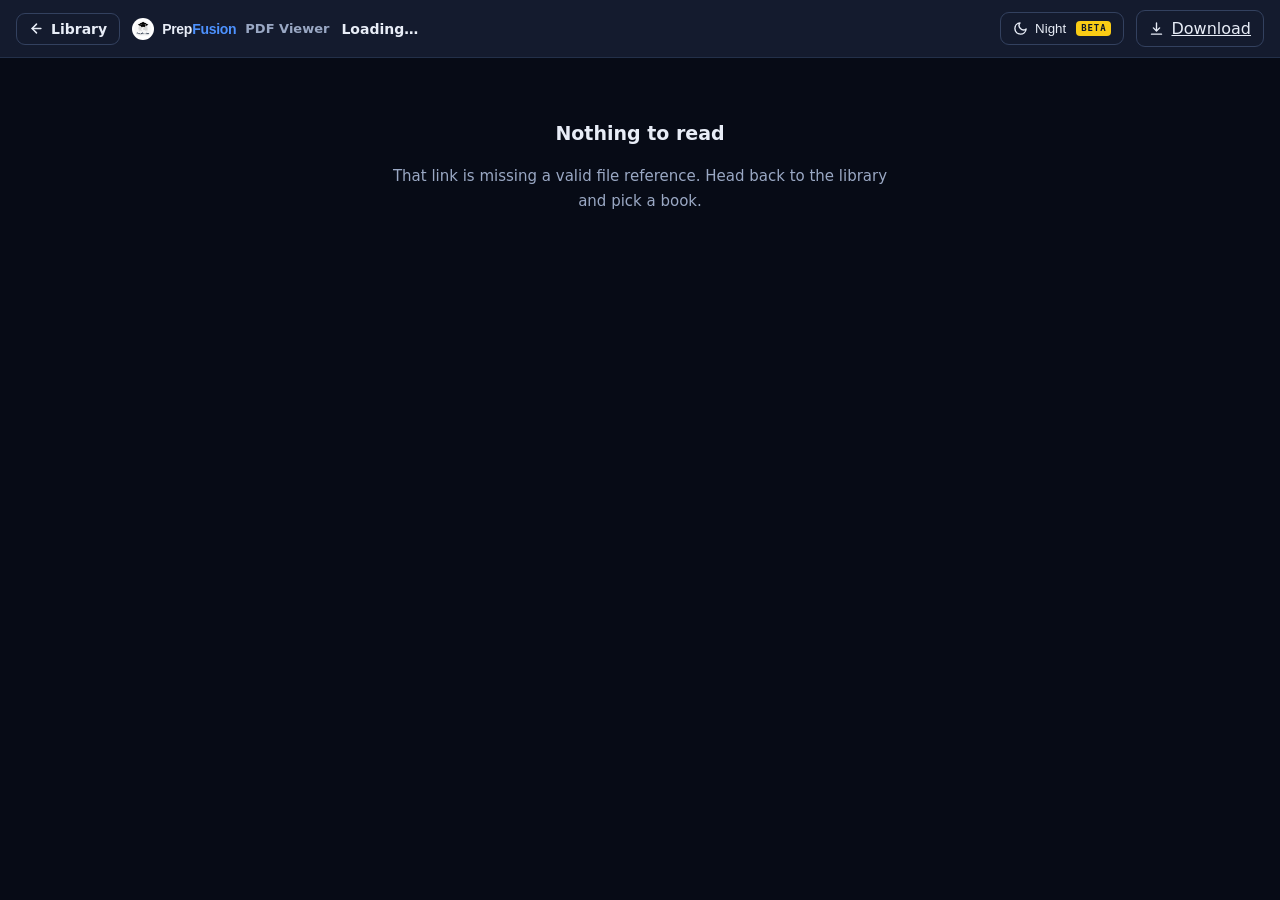
<file: pdf/read.html>
<!DOCTYPE html>
<html lang="en">
<head>
<meta charset="UTF-8">
<meta name="viewport" content="width=device-width, initial-scale=1.0">
<meta name="robots" content="noindex">
<title>PrepFusion PDF Viewer</title>
<link rel="icon" href="assets/favicon.png">
<script>
  /* Match the library's theme before first paint so the reader never flashes.
     Defaults to dark for a first-time visitor — same default as the rest of
     the site, not tied to the OS preference. */
  try{
    var t = localStorage.getItem('pf-theme');
    document.documentElement.setAttribute('data-theme', (t==='dark'||t==='light') ? t : 'dark');
  }catch(e){ document.documentElement.setAttribute('data-theme','dark'); }
  try{
    if(localStorage.getItem('pf-reader-night') === '1')
      document.documentElement.setAttribute('data-night','1');
  }catch(e){}
</script>
<style>
*,*::before,*::after{box-sizing:border-box}
/* A display rule on a class beats the UA's [hidden]{display:none}, so the
   Contents button stayed visible on PDFs with no outline. Restore it. */
[hidden]{display:none !important}
:root{
  --paper:#f7f8fa; --card:#fff; --ink:#0f172a; --ink-soft:#4f6080;
  --line:#e2e6ee; --line-strong:#cbd3e1; --accent:#facc15; --shell:#eef1f6;
  --brand:#14307f;
  /* See the library stylesheet: --brand against --ink is only ~1.6:1, so the
     two-tone wordmark needs its own vivid blue to actually be visible. */
  --wordmark:#1668d6;
}
/* Night mode darkens the whole viewer, not just the pages. Inverting the
   paper while leaving a white toolbar above it is exactly the glare the
   reader is meant to remove, so night forces the dark tokens on regardless
   of which theme the library itself is in. */
:root[data-theme="dark"],
:root[data-night="1"]{
  --paper:#0b1020; --card:#141b2e; --ink:#e8edf7; --ink-soft:#9aa8c4;
  --line:#233049; --line-strong:#33415f; --shell:#070b16;
  --brand:#9db6ff;
  --wordmark:#4d92ff;
}
html,body{margin:0;padding:0}
body{background:var(--shell);color:var(--ink);
  font-family:"Inter",system-ui,-apple-system,"Segoe UI",sans-serif;
  -webkit-text-size-adjust:100%}

/* ---------- top bar ---------- */
/* Bar and drawer stick as one unit. Sticking only the bar and letting the
   drawer sit in normal flow meant that opening Contents from halfway down a
   book rendered it off-screen above you — the one moment you actually need
   it. Wrapping them avoids hard-coding a top offset, which would break
   anyway as soon as the toolbar wraps to two rows on a phone. */
.rtop{position:sticky;top:0;z-index:20}
.rbar{display:flex;align-items:center;gap:12px;
  padding:10px 16px;background:var(--card);border-bottom:1.5px solid var(--line);
  flex-wrap:wrap;row-gap:8px}
.rbar a.back{display:inline-flex;align-items:center;gap:7px;color:var(--ink);
  text-decoration:none;font-weight:650;font-size:14px;padding:7px 12px;
  border:1.5px solid var(--line-strong);border-radius:9px;white-space:nowrap}
.rbar a.back:hover{border-color:var(--ink)}
.rtitle{font-weight:700;font-size:14px;min-width:0;overflow:hidden;
  text-overflow:ellipsis;white-space:nowrap;flex:1}
/* BETA rides inside the Night button — the inversion is the beta part, not
   the viewer, and putting the badge anywhere else implied otherwise. */
.beta{font:700 9px/1 "IBM Plex Mono",monospace;letter-spacing:.1em;
  padding:3px 5px;border-radius:4px;background:var(--accent);color:#0f172a;margin-left:3px}
/* Same brand_wordmark() markup as the library page (a real logo.* under
   assets/, or a circular "P" monogram when there isn't one) — .bm/.bm-logo/
   .bm-mono/.bm-text classes duplicated here because the reader ships its own
   standalone stylesheet rather than sharing the library's. */
.brand{display:flex;align-items:center;gap:9px;white-space:nowrap;flex:none}
.bm{display:inline-flex;align-items:center;gap:8px;color:inherit}
.bm-logo{width:22px;height:22px;border-radius:50%;object-fit:cover;display:block;flex-shrink:0}
.bm-mono{display:grid;place-items:center;font:800 12px "Sora",sans-serif;
  background:var(--ink);color:var(--paper)}
.bm-text{font:700 14px "Sora",sans-serif;letter-spacing:-.02em}
/* "Fusion" in the wordmark blue, "Prep" in the ordinary ink — matches the
   two-tone wordmark on the library page's header/footer. */
.bm-text b{font-weight:800;color:var(--wordmark)}
.brand-suffix{font-weight:600;font-size:13px;color:var(--ink-soft)}
.spacer{flex:1}

/* ---------- contents drawer ---------- */
/* Pushes the pages down rather than floating over them: an overlay panel on a
   phone covers the very text you opened it to find. */
.tocpanel{max-height:min(50vh,420px);overflow:auto;background:var(--card);
  border-bottom:1.5px solid var(--line);padding:8px 10px}
.tocpanel ol{list-style:none;margin:0;padding:0}
/* Children live in a real nested list, indented and collapsible — a shelf
   book can carry a thousand-entry outline (the NexusX master has 1,363),
   and a flat always-open list at that size IS the whole screen. */
.tocpanel ol ol{padding-left:20px}
.toc-tools{display:flex;gap:8px;justify-content:flex-end;padding:2px 4px 8px}
.toc-tools button{font:600 11px "IBM Plex Mono",monospace;letter-spacing:.05em;
  color:var(--ink-soft);background:none;border:1.5px solid var(--line-strong);
  border-radius:7px;padding:5px 10px;cursor:pointer}
.toc-tools button:hover{color:var(--ink);border-color:var(--ink)}
.toc-row{display:flex;align-items:center;gap:2px}
.toc-jump{flex:1;min-width:0;display:block;text-align:left;background:none;border:0;
  color:var(--ink);font:inherit;font-size:13.5px;line-height:1.45;padding:7px 9px;
  border-radius:7px;cursor:pointer}
.toc-jump:hover{background:var(--shell)}
.tocpanel ol ol .toc-jump{font-size:13px;color:var(--ink-soft)}
.tocpanel ol ol ol .toc-jump{font-size:12.5px}
/* The chevron only toggles children — jumping stays on the title, so a
   mis-tap can't teleport you while you're just browsing the tree. */
.toc-tgl{flex:none;width:26px;height:26px;display:grid;place-items:center;
  background:none;border:0;border-radius:7px;color:var(--ink-soft);cursor:pointer}
.toc-tgl:hover{background:var(--shell);color:var(--ink)}
.toc-tgl svg{transition:transform .15s}
.toc-tgl[aria-expanded="true"] svg{transform:rotate(90deg)}
/* Leaf rows get the same left offset so titles line up with siblings. */
.toc-pad{flex:none;width:26px}
.rbtn{display:inline-flex;align-items:center;gap:7px;font:650 13px/1 inherit;
  padding:8px 12px;border-radius:9px;border:1.5px solid var(--line-strong);
  background:transparent;color:var(--ink);cursor:pointer;white-space:nowrap}
.rbtn:hover{border-color:var(--ink)}
.rbtn[aria-pressed="true"]{background:var(--ink);color:var(--paper);border-color:var(--ink)}
.count{font:600 12px/1 "IBM Plex Mono",monospace;color:var(--ink-soft);
  white-space:nowrap;flex:none}

/* ---------- caveat strip ---------- */
.caveat{display:none;padding:9px 16px;font-size:12.5px;color:var(--ink-soft);
  background:var(--card);border-bottom:1.5px solid var(--line);line-height:1.5}
:root[data-night="1"] .caveat{display:block}

/* ---------- initial loader ----------
   Bridges the gap between navigating here and the first page appearing —
   without this the whole viewer is a blank rectangle while the PDF's
   header/xref is fetched, which reads as broken rather than loading. */
.loader{display:flex;flex-direction:column;align-items:center;gap:14px;
  padding:110px 20px 60px;color:var(--ink-soft)}
.spinner{width:32px;height:32px;border-radius:50%;flex:none;
  border:3px solid var(--line-strong);border-top-color:var(--ink);
  animation:pfspin .8s linear infinite}
@keyframes pfspin{to{transform:rotate(360deg)}}
.loader-text{font:600 12.5px/1 "IBM Plex Mono",monospace;letter-spacing:.02em;margin:0}
.loader-bar{width:220px;max-width:60vw;height:6px;border-radius:99px;
  background:var(--line);overflow:hidden;position:relative}
.loader-fill{height:100%;width:0;background:var(--ink);border-radius:99px;
  transition:width .25s ease}
/* Total size isn't always known up front (no Content-Length, or the request
   is still negotiating) — an indeterminate sweep still says "working",
   which is the whole point, without inventing a percentage we don't have. */
.loader-bar.indeterminate .loader-fill{width:30%!important;position:absolute;
  animation:pfsweep 1.1s ease-in-out infinite}
@keyframes pfsweep{0%{left:-35%}100%{left:105%}}

/* ---------- pages ---------- */
main{padding:20px 10px 60px;display:flex;flex-direction:column;
  align-items:center;gap:16px}
.pg{position:relative;background:#fff;box-shadow:0 2px 14px rgba(15,23,42,.14);border-radius:2px;
  width:100%;max-width:1100px;display:flex;align-items:center;justify-content:center;
  gap:9px;color:#94a3b8;font:600 12px/1 "IBM Plex Mono",monospace;min-height:120px;
  /* Jumping from Contents aligns the page with the viewport top, which the
     sticky toolbar would then sit on top of. --barh is measured live at jump
     time because the toolbar is one row on a desktop and two on a phone, so
     no fixed value is correct for both. */
  scroll-margin-top:calc(var(--barh, 118px) + 12px)}
/* Same spinner, smaller — shown per-page while it waits its turn to render,
   so scrolling ahead of the lazy loader doesn't look stuck either. */
.pg-spin{width:15px;height:15px;border-radius:50%;flex:none;
  border:2px solid var(--line-strong);border-top-color:#94a3b8;
  animation:pfspin .8s linear infinite}
.pg canvas{display:block;max-width:100%;height:auto;border-radius:2px}
/* One of these per link annotation in the page (a URL, a QR code's own link
   box, a jump to another page) — the canvas is a flat raster image with no
   clickable regions of its own, so without this overlay every embedded link
   was inert. Positioned in the SAME viewport space draw() rendered the page
   at, from the PDF's own annotation rects, not guessed. Fully transparent at
   rest — the visible cue is the cursor and a faint highlight on hover, since
   the underlying page image already shows whatever the PDF drew for the link
   (an underline, a QR square, a "click here") and doubling that up would be
   redundant chrome sitting over someone else's content. */
.pg-link{position:absolute;cursor:pointer;border-radius:2px}
.pg-link:hover{background:rgba(37,99,235,.12);outline:1.5px solid rgba(37,99,235,.4)}
/* Night mode. invert() alone swings every hue to its opposite (blue -> orange);
   the hue-rotate swings them back, so a blue circuit trace stays blue-ish.
   It genuinely helps line art. It cannot rescue photographs. */
:root[data-night="1"] main{filter:invert(.92) hue-rotate(180deg)}
:root[data-night="1"] .pg{box-shadow:none}

/* ---------- messages ---------- */
.msg{max-width:560px;margin:60px auto;padding:0 20px;text-align:center;
  color:var(--ink-soft);line-height:1.65;font-size:15px}
.msg h2{color:var(--ink);font-size:19px;margin:0 0 10px}
.msg a{color:var(--ink);font-weight:650}
@media(max-width:860px){ .brand{display:none} }
.embedded .rbar a.back{display:none} /* framed by another app (the Guide): its own Close button is the way out */
.rfold{display:none;align-items:center;justify-content:center;width:34px;height:30px;padding:0;
  border:1.5px solid var(--line-strong);border-radius:10px;background:var(--card);color:var(--ink);cursor:pointer}
@media(max-width:560px){
  .rtitle{order:5;flex:1 1 0;white-space:normal}
  .rfold{display:inline-flex;order:6}
  .rfold svg{transition:transform .2s}
  .rbar.folded > :not(.rtitle):not(.rfold){display:none}
  .rbar.folded .rtitle{white-space:nowrap;text-overflow:ellipsis}
  .rbar.folded .rfold svg{transform:rotate(180deg)}
  main{padding:12px 6px 40px}
}
@media(prefers-reduced-motion:reduce){ .rfold svg{transition:none} }
@media(prefers-reduced-motion:reduce){
  .spinner,.pg-spin{animation:none;border-top-color:var(--line-strong)}
  .loader-fill{transition:none;animation:none!important}
}
</style>
</head>
<body>

<div class="rtop">
<header class="rbar">
  <a class="back" href="./index.html">
    <svg width="15" height="15" viewBox="0 0 24 24" fill="none" stroke="currentColor"
         stroke-width="2.4" stroke-linecap="round" stroke-linejoin="round" aria-hidden="true">
      <path d="M19 12H5"/><path d="m12 19-7-7 7-7"/>
    </svg>Library</a>
  <span class="brand"><span class="bm"><img class="bm-logo" src="assets/logo.png" alt="" loading="lazy"><span class="bm-text">Prep<b>Fusion</b></span></span><span class="brand-suffix">PDF Viewer</span></span>
  <span class="rtitle" id="rtitle">Loading…</span>
  <span class="spacer"></span>
  <span class="count" id="count"></span>
  <!-- Revealed only when the PDF actually carries an outline. -->
  <button class="rbtn" id="toc" type="button" aria-pressed="false" aria-controls="tocpanel" hidden>
    <svg width="15" height="15" viewBox="0 0 24 24" fill="none" stroke="currentColor"
         stroke-width="2.2" stroke-linecap="round" stroke-linejoin="round" aria-hidden="true">
      <path d="M4 6h16"/><path d="M4 12h16"/><path d="M4 18h10"/>
    </svg>Contents
  </button>
  <button class="rbtn" id="night" type="button" aria-pressed="false"
          title="Night mode inverts the page. Text reads well; diagrams, graphs and photos may look like negatives.">
    <svg width="15" height="15" viewBox="0 0 24 24" fill="none" stroke="currentColor"
         stroke-width="2.2" stroke-linecap="round" stroke-linejoin="round" aria-hidden="true">
      <path d="M21 12.8A9 9 0 1 1 11.2 3a7 7 0 0 0 9.8 9.8Z"/>
    </svg>Night<span class="beta">BETA</span>
  </button>
  <a class="rbtn" id="dl" href="#" download>
    <svg width="15" height="15" viewBox="0 0 24 24" fill="none" stroke="currentColor"
         stroke-width="2.2" stroke-linecap="round" stroke-linejoin="round" aria-hidden="true">
      <path d="M12 3v12"/><path d="m7 11 5 5 5-5"/><path d="M4 21h16"/>
    </svg>Download
  </a>
  <!-- Shown only for RevisionX short notes (f=rx/...): see the report script at the foot of this page. -->
  <button class="rbtn" id="rpt" type="button" hidden title="Report a mistake, a missing topic, or something that should go">
    <svg width="15" height="15" viewBox="0 0 24 24" fill="none" stroke="currentColor"
         stroke-width="2.2" stroke-linecap="round" stroke-linejoin="round" aria-hidden="true">
      <path d="M4 22V4"/><path d="M4 4h13l-2 4 2 4H4"/>
    </svg>Report
  </button>
  <!-- Phones only: folds the bar down to the title so the page gets the room. -->
  <button class="rfold" id="rfold" type="button" aria-expanded="true" aria-label="Hide the toolbar" title="Hide or show the toolbar">
    <svg width="16" height="16" viewBox="0 0 24 24" fill="none" stroke="currentColor"
         stroke-width="2.6" stroke-linecap="round" stroke-linejoin="round" aria-hidden="true"><path d="m6 15 6-6 6 6"/></svg>
  </button>
</header>
<nav class="tocpanel" id="tocpanel" hidden aria-label="Contents">
  <div class="toc-tools" id="tocTools" hidden>
    <button type="button" id="tocExpand">Expand all</button>
    <button type="button" id="tocCollapse">Collapse all</button>
  </div>
  <ol id="toclist"></ol>
</nav>
</div>

<p class="caveat">Night mode is a colour inversion — diagrams, graphs and photographs may look
like negatives. Download the file to read it exactly as printed.</p>

<div class="loader" id="loader" role="status" aria-live="polite">
  <div class="spinner" aria-hidden="true"></div>
  <p class="loader-text" id="loaderText">Loading PDF…</p>
  <div class="loader-bar" id="loaderBar"><div class="loader-fill" id="loaderFill"></div></div>
</div>
<main id="pages"></main>
<div class="msg" id="msg" hidden></div>

<script type="module">
const $ = (id) => document.getElementById(id);
const root = document.documentElement;

function fail(title, body, href){
  $('pages').remove();
  const ldr = $('loader');
  if(ldr) ldr.remove();
  const m = $('msg');
  m.hidden = false;
  m.innerHTML = '<h2></h2><p></p>';
  m.querySelector('h2').textContent = title;
  m.querySelector('p').textContent = body;
  if(href){
    const a = document.createElement('a');
    a.href = href; a.textContent = 'Download the PDF instead'; a.setAttribute('download','');
    m.appendChild(a);
  }
}

/* Only ever fetch a relative path inside this folder. The parameter is
   attacker-controllable via a crafted link, so absolute URLs, scheme-relative
   URLs and traversal are all refused rather than sanitised. */
function safeRel(p){
  if(!p) return null;
  if(/^[a-z][a-z0-9+.\-]*:/i.test(p)) return null;
  if(p.startsWith('/') || p.startsWith('\\') || p.startsWith('//')) return null;
  if(p.split(/[\/\\]/).some(s => s === '..')) return null;
  return p;
}

const qs  = new URLSearchParams(location.search);
const rel = safeRel(qs.get('f'));
const ver = qs.get('v') || '';
const titleParam = (qs.get('t') || '').trim();

if(!rel){
  fail('Nothing to read', 'That link is missing a valid file reference. Head back to the library and pick a book.');
} else {
  const url   = './' + rel.split('/').map(encodeURIComponent).join('/') + (ver ? '?v=' + encodeURIComponent(ver) : '');
  /* Where the reader actually reads the bytes from. A dl/... file (served by
     a Worker) is read straight from the bucket's public R2 domain when this
     build has one (FILES_ORIGINS in build_site.py): no Worker runs for those
     requests at all. The origin is fixed at build time, never taken from the
     link, and only the dl/ path already vetted by safeRel is appended, so a
     crafted link can't point the reader anywhere else. `url` stays the
     Worker address: the Download button and the fallback below use it. The
     fallback carries c=0, telling the Notes Worker this open was already
     counted by the beacon (the PYQ Worker ignores it). */
  const FILES_ORIGIN = "https://pyq-files.prepfusion.in", FILES_KEY_PREFIX = "";
  const relParts = rel.split('/');
  const directUrl = FILES_ORIGIN && relParts[0] === 'dl' && relParts.length > 2 &&
      !relParts.some(s => s === '' || s.startsWith('.') || s.startsWith('_'))
    ? FILES_ORIGIN + '/' + (FILES_KEY_PREFIX + relParts.slice(1).join('/')).split('/').map(encodeURIComponent).join('/')
      + (ver ? '?v=' + encodeURIComponent(ver) : '')
    : null;
  const workerReadUrl = relParts[0] === 'dl' ? url + (url.includes('?') ? '&' : '?') + 'c=0' : url;
  // The clean "<Subject> — <Branch>" title is computed server-side (see
  // reader_title() in build_site.py), which already knows the subject and
  // branch for this exact file rather than guessing from its filename. The
  // raw-filename cleanup below only ever runs if that param is missing or
  // empty — e.g. an old bookmarked link from before this existed.
  const name = titleParam ||
    decodeURIComponent(rel.split('/').pop() || '').replace(/\.pdf$/i,'').replace(/[_-]+/g,' ');
  $('rtitle').textContent = name;
  document.title = name + ' — PrepFusion PDF Viewer';
  $('dl').href = url;
  // Same rule as clean_filename() server-side: what's saved to disk matches
  // what's shown on screen, not the raw "network_theory_ec.pdf" filename.
  const safeName = name.replace(/[<>:"/\\|?*\x00-\x1f]/g, '').trim();
  $('dl').setAttribute('download', (safeName || 'download') + '.pdf');

  /* Same browser id as the library page's DOWNLOAD_COUNTER_TAG. */
  window.pfVisitorId = window.pfVisitorId || (() => {
    try{
      let v = localStorage.getItem('pf-vid');
      if(!v || !/^[a-z0-9]{8,40}$/i.test(v)){
        v = crypto.randomUUID ? crypto.randomUUID().replace(/-/g,'')
          : Math.random().toString(36).slice(2) + Date.now().toString(36);
        localStorage.setItem('pf-vid', v);
      }
      return v;
    }catch(e){ return ''; }
  });
  /* Download counts: one "open" per reader load (shared and
     bookmarked links included), one "download" per Download click,
     filed in D1 by cloudflare/worker.js's /pdf/dl/hit route. */
  const hit = (k) => {
    try{ navigator.sendBeacon('/pdf/dl/hit?f=' + encodeURIComponent(rel) + '&k=' + k
                              + '&v=' + encodeURIComponent(window.pfVisitorId ? pfVisitorId() : '')); }catch(e){}
  };
  hit('open');
  $('dl').addEventListener('click', () => hit('download'));

  /* ---- night toggle ---- */
  const nightBtn = $('night');
  const setNight = (on) => {
    root.setAttribute('data-night', on ? '1' : '0');
    nightBtn.setAttribute('aria-pressed', on ? 'true' : 'false');
    try{ localStorage.setItem('pf-reader-night', on ? '1' : '0'); }catch(e){}
  };
  setNight(root.getAttribute('data-night') === '1');
  nightBtn.addEventListener('click', () =>
    setNight(nightBtn.getAttribute('aria-pressed') !== 'true'));

  /* ---- render ---- */
  let pdfjsLib;
  try{
    pdfjsLib = await import('./assets/pdfjs/pdf.mjs');
  }catch(e){
    fail('The reader could not start',
         'The PDF engine failed to load. You can still read this book in your browser or app.', url);
    throw e;
  }
  pdfjsLib.GlobalWorkerOptions.workerSrc = './assets/pdfjs/pdf.worker.mjs';

  const holder = $('pages');
  let doc, scale = 1;

  // A fast scroll, or a bookmark jump landing far from where the reader was
  // (scrollIntoView below, potentially hundreds of pages away), can sweep
  // dozens of placeholders through the 900px margin within a couple of
  // frames — the observer fired draw() for every one of them immediately,
  // with no cap, so a burst like that meant that many concurrent canvas
  // allocations and pdf.js render tasks in flight AT ONCE. Desktop's spare
  // RAM/CPU absorbs that; mobile's doesn't, which is exactly the "fine on
  // desktop, crashes/glitches on mobile" pattern reported — and exactly
  // when it was reported (fast scrolling, or a distant bookmark jump).
  // RENDER_CONCURRENCY caps how many pages are ever being rasterised at the
  // same moment; everything past that just waits its turn in queue instead
  // of piling on. The eventual visual result is identical, only throttled.
  const RENDER_CONCURRENCY = 2;
  let activeRenders = 0;
  const renderQueue = [];
  // Same band the observer below uses. A page queued while it was near the
  // screen may have been flicked far past by the time its turn comes (a
  // fast scroll or a scrollbar drag queues every page in between). Drawing
  // it anyway fetches its bytes: on a Worker-served PDF that's a
  // Worker invocation per range for pages nobody looked at, which is how
  // one drag to the end of a 117 MB book pulled most of it. So a page that
  // is no longer near the screen goes back to waiting and draws if the
  // reader scrolls back to it.
  const NEAR_PX = 900;
  function nearScreen(el){
    const r = el.getBoundingClientRect();
    const h = window.innerHeight || document.documentElement.clientHeight;
    return r.bottom >= -NEAR_PX && r.top <= h + NEAR_PX;
  }
  function pumpRenderQueue(){
    while(activeRenders < RENDER_CONCURRENCY && renderQueue.length){
      const [n, el] = renderQueue.shift();
      if(!nearScreen(el)){
        delete el.dataset.done;
        io.observe(el);
        continue;
      }
      activeRenders++;
      draw(n, el).finally(() => { activeRenders--; pumpRenderQueue(); });
    }
  }

  const io = new IntersectionObserver((entries) => {
    for(const e of entries){
      if(!e.isIntersecting) continue;
      const el = e.target;
      if(el.dataset.done) continue;
      el.dataset.done = '1';
      io.unobserve(el);
      renderQueue.push([Number(el.dataset.n), el]);
    }
    pumpRenderQueue();
  }, { rootMargin: '900px 0px' });

  // Mobile Safari (and some Android WebViews) refuse to allocate a canvas
  // past ~4096px on a side — go over this and the canvas silently comes back
  // blank instead of erroring, which is worse than the blur it would replace.
  const MAX_CANVAS_DIM = 4096;

  async function draw(n, el){
    try{
      const page = await doc.getPage(n);
      const vp   = page.getViewport({ scale });

      // Most phones today are 3x, some display panels 4x. The previous cap
      // of 2 rendered visibly softer than the screen could show — capping
      // too low was the actual cause of the blur being reported, not pdf.js.
      // Still clamp against MAX_CANVAS_DIM so a wide page at 4x on a small
      // phone can't ask for a canvas the browser will refuse.
      const wantDpr = Math.min(window.devicePixelRatio || 1, 3);
      const dpr = Math.max(1, Math.min(
        wantDpr,
        MAX_CANVAS_DIM / vp.width,
        MAX_CANVAS_DIM / vp.height
      ));

      const c    = document.createElement('canvas');
      c.width  = Math.floor(vp.width  * dpr);
      c.height = Math.floor(vp.height * dpr);
      c.style.width  = vp.width  + 'px';
      c.style.height = vp.height + 'px';
      await page.render({
        canvasContext: c.getContext('2d', { alpha:false }),
        viewport: vp,
        transform: dpr !== 1 ? [dpr,0,0,dpr,0,0] : null
      }).promise;
      el.textContent = '';
      el.style.minHeight = '';
      el.appendChild(c);
      await drawLinks(page, vp, el);
    }catch(e){
      el.textContent = 'Page ' + n + ' could not be drawn';
    }
  }

  // The canvas above is a flat raster image — a QR code, a "click here for
  // the video" line, any URL the PDF's author actually embedded as a real
  // link annotation, was completely inert without this. One transparent <a>
  // per link annotation, positioned from the PDF's own rect (converted into
  // the SAME viewport draw() just rendered at, so it lines up with the image
  // regardless of zoom/DPR) rather than guessed from the page image.
  async function drawLinks(page, vp, el){
    let annots;
    try{ annots = await page.getAnnotations(); }catch(e){ return; }
    for(const a of annots){
      // unsafeUrl is pdf.js's own name for this field — "unsafe" because
      // it hasn't sanitised the scheme yet, which is exactly why target and
      // rel are set explicitly below rather than trusting the PDF author.
      const url = a.url || a.unsafeUrl;
      if(!url && !a.dest) continue;   // not a link annotation (e.g. a form field)

      // No convertToViewportRectangle on this pdf.js build (verified live,
      // not assumed) — only convertToViewportPoint, so each corner is
      // converted individually and the box built from those two points.
      // PDF space is bottom-up; the viewport is top-down, so which corner
      // ends up smaller/larger flips too — min/max below, not a fixed order.
      const p1 = vp.convertToViewportPoint(a.rect[0], a.rect[1]);
      const p2 = vp.convertToViewportPoint(a.rect[2], a.rect[3]);
      const x = Math.min(p1[0], p2[0]), y = Math.min(p1[1], p2[1]);
      const w = Math.abs(p2[0] - p1[0]), h = Math.abs(p2[1] - p1[1]);

      const link = document.createElement('a');
      link.className = 'pg-link';
      link.style.left = x + 'px';
      link.style.top = y + 'px';
      link.style.width = w + 'px';
      link.style.height = h + 'px';

      if(url){
        // Same reasoning as every outbound link elsewhere on this site
        // (see the ".ext" arrow on the nav's Courses/YouTube links): a
        // visitor reading a book should never lose their place in the
        // reader because a reference link opened in the same tab.
        link.href = url;
        link.target = '_blank';
        link.rel = 'noopener noreferrer';
      } else {
        // Internal link (a cross-reference to another page in the SAME
        // book) — resolve it the same way the Contents drawer already
        // does, and scroll there instead of leaving the tab.
        link.href = '#';
        link.addEventListener('click', async (e) => {
          e.preventDefault();
          try{
            const d = typeof a.dest === 'string' ? await doc.getDestination(a.dest) : a.dest;
            const ref = Array.isArray(d) ? d[0] : null;
            const destN = ref && typeof ref === 'object' ? (await doc.getPageIndex(ref)) + 1
                        : (typeof ref === 'number' ? ref + 1 : null);
            const target = destN && holder.querySelector('.pg[data-n="' + destN + '"]');
            if(target) target.scrollIntoView({ behavior:'smooth', block:'start' });
          }catch(err){}
        });
      }
      el.appendChild(link);
    }
  }

  /* ---- initial loading state ----
     From here to the first page appearing is otherwise a blank rectangle —
     indistinguishable from broken, especially on a slow mobile connection
     opening a large scanned book. onProgress fires while pdf.js is still
     negotiating the file; a real percentage when the server sent a
     Content-Length (GitHub Pages always does), an honest "still working"
     sweep with the bytes-so-far when it hasn't. */
  const loaderText = $('loaderText'), loaderBar = $('loaderBar'), loaderFill = $('loaderFill');
  function humanSize(n){
    if(!n) return '0 B';
    const u = ['B','KB','MB','GB']; let i = 0;
    while(n >= 1024 && i < u.length - 1){ n /= 1024; i++; }
    return (i === 0 ? Math.round(n) : n.toFixed(1)) + ' ' + u[i];
  }

  try{
    /* disableAutoFetch keeps a 60 MB book from downloading in full before
       page one appears — pdf.js range-requests only what is on screen.

       wasmUrl and standardFontDataUrl matter more than they look for this
       library: previous-year papers are frequently scans, and scans lean on
       the JBIG2/JPEG2000 decoders in wasm/. standard_fonts/ covers PDFs that
       never embedded their base-14 fonts. Both are fetched only when a file
       actually needs them, so a clean digital PDF pays nothing for them.

       rangeChunkSize: pdf.js's default is 64 KB, and every chunk is its own
       HTTP Range request. When a PDF is served by a Worker (notes.prepfusion.in,
       pyq.prepfusion.in/pdf/dl), every one of those requests is a Worker
       invocation against the Workers Free 100k/day cap. A 150 MB, 476-page
       notes book is ~325 KB a page, so 64 KB chunks cost ~5 requests per page
       scrolled past. 1 MB chunks cut that 16x; 4 MB (about a dozen pages per
       request) cut it another 4x once real traffic showed 1 MB still left
       the notes Worker far busier than the rest of the account. The cost is
       a bigger first fetch on slow phones (the first chunk plus the one
       holding the file's index at the end). With directUrl (above) those
       requests no longer reach a Worker at all; the big chunks stay, since
       they also mean fewer round trips on a slow phone. */
    const open = (src) => {
      const task = pdfjsLib.getDocument({
        url: src,
        rangeChunkSize: 4194304,
        disableAutoFetch:true,
        disableStream:false,
        wasmUrl: './assets/pdfjs/wasm/',
        standardFontDataUrl: './assets/pdfjs/standard_fonts/'
      });
      task.onProgress = ({ loaded, total }) => {
        if(total){
          loaderBar.classList.remove('indeterminate');
          const pct = Math.min(100, Math.round((loaded / total) * 100));
          loaderFill.style.width = pct + '%';
          loaderText.textContent = 'Loading… ' + pct + '%';
        } else {
          loaderBar.classList.add('indeterminate');
          loaderText.textContent = 'Loading… ' + humanSize(loaded);
        }
      };
      return task.promise;
    };
    if(!directUrl){
      doc = await open(workerReadUrl);
    } else {
      try{
        doc = await open(directUrl);
      }catch(e){
        /* The public domain didn't answer usably (not live yet, a CORS or
           network problem, the object missing there). Read through the
           Worker instead: that works as before, at the old cost of one
           Worker invocation per range request, for this open only. A broken
           or password-protected PDF is the same file either way, so it
           isn't retried. */
        if(e && (e.name === 'InvalidPDFException' || e.name === 'PasswordException')) throw e;
        console.warn('Direct read failed, reading through the Worker', e);
        doc = await open(workerReadUrl);
      }
    }
  }catch(e){
    fail('This book could not be opened',
         'The file may still be uploading, or your connection dropped part-way.', url);
    throw e;
  }

  $('loader').remove();
  $('count').textContent = doc.numPages + (doc.numPages === 1 ? ' page' : ' pages');

  const first = await doc.getPage(1);
  const base  = first.getViewport({ scale:1 });
  const fit   = () => Math.max(.25, (Math.min(holder.clientWidth, 1100) - 12) / base.width);
  scale = fit();

  // Small spinner + label rather than a bare page number, so a page waiting
  // its turn to render reads as "loading" instead of "empty".
  const pendingHTML = (n) =>
    '<span class="pg-spin" aria-hidden="true"></span><span>Page ' + n + '</span>';

  /* One placeholder per page, sized from page one. Near-uniform in practice,
     and it means we never touch pages the reader has not scrolled to. */
  for(let n = 1; n <= doc.numPages; n++){
    const el = document.createElement('div');
    el.className = 'pg';
    el.dataset.n = n;
    el.style.minHeight = Math.round(base.height * scale) + 'px';
    el.innerHTML = pendingHTML(n);
    holder.appendChild(el);
    io.observe(el);
  }

  /* ---- contents ----
     The same thing Chrome's viewer calls bookmarks: the outline the PDF was
     authored with. Plenty of scanned papers have none, so the button stays
     hidden rather than opening an empty drawer. */
  (async () => {
    let outline = null;
    try{ outline = await doc.getOutline(); }catch(e){}
    if(!outline || !outline.length) return;

    /* Some PDFs carry a single junk entry — e.g. a page-break bookmark
       literally titled "Blank Page", left over from whatever tool authored
       the outline. That's not real navigation, so treat it the same as no
       outline at all rather than opening a drawer with one useless row. */
    outline = outline.filter((it) => {
      const title = (it.title || '').trim().toLowerCase();
      return title && title !== 'blank page';
    });
    if(!outline.length) return;

    const list = $('toclist'), panel = $('tocpanel'), btn = $('toc');

    /* The outline resolved to page numbers, for the Report form: eagerly for
       RevisionX files (small), on demand for everything else (a PYQ book can
       carry a four-figure outline, so it is only walked when someone reports). */
    let flatOutline = null;
    window.__rdGetOutline = async () => {
      if(flatOutline) return flatOutline;
      const flat = [];
      const walk = async (items, trail) => {
        for(const it of items){
          const n = await pageOf(it.dest);
          const title = (it.title || '').trim();
          const kids = it.items && it.items.length;
          if(n) flat.push({ title: title, page: n, trail: trail, leaf: !kids });
          if(kids) await walk(it.items, trail.concat(title));
        }
      };
      try{ await walk(outline, []); }catch(e){}
      flat.sort((x, y) => x.page - y.page);
      flatOutline = flat;
      return flat;
    };
    if(/^rx\//.test(rel)) window.__rdGetOutline().then((o) => { window.__rdOutline = o; });

    /* An outline entry points at an internal destination, not a page number —
       it has to be resolved through the document to find the page. */
    async function pageOf(dest){
      try{
        const d = typeof dest === 'string' ? await doc.getDestination(dest) : dest;
        if(!Array.isArray(d)) return null;
        const ref = d[0];
        if(ref && typeof ref === 'object') return (await doc.getPageIndex(ref)) + 1;
        if(typeof ref === 'number') return ref + 1;
      }catch(e){}
      return null;
    }

    function jumpTo(it){
      return async () => {
        const n = await pageOf(it.dest);
        const el = n && holder.querySelector('.pg[data-n="' + n + '"]');
        if(!el) return;
        /* Close on pick. On a phone the drawer covers most of the screen,
           so leaving it open hides the page you just jumped to. */
        panel.hidden = true;
        btn.setAttribute('aria-pressed', 'false');
        /* Read the bar's height after the drawer has closed — this forces
           the reflow, so the value is the one the scroll will actually
           land against. */
        root.style.setProperty('--barh',
          document.querySelector('.rtop').getBoundingClientRect().height + 'px');
        el.scrollIntoView({ behavior:'smooth', block:'start' });
      };
    }

    /* A real tree, not a flat indented list. Everything deeper than the top
       level starts COLLAPSED: a shelf book can carry a four-figure outline,
       and opening the drawer onto all of it at once is a wall, not a map.
       The chevron toggles children; the title always jumps. */
    let hasChildren = false;
    (function add(items, parentOl){
      for(const it of items){
        const li  = document.createElement('li');
        const row = document.createElement('div');
        row.className = 'toc-row';

        const kids = it.items && it.items.length ? it.items : null;
        if(kids){
          hasChildren = true;
          const tgl = document.createElement('button');
          tgl.type = 'button';
          tgl.className = 'toc-tgl';
          tgl.setAttribute('aria-expanded', 'false');
          tgl.setAttribute('aria-label', 'Expand section');
          tgl.innerHTML = '<svg width="12" height="12" viewBox="0 0 24 24" fill="none" '
            + 'stroke="currentColor" stroke-width="2.6" stroke-linecap="round" '
            + 'stroke-linejoin="round" aria-hidden="true"><path d="m9 5 7 7-7 7"/></svg>';
          row.appendChild(tgl);
        } else {
          const pad = document.createElement('span');
          pad.className = 'toc-pad';
          row.appendChild(pad);
        }

        const b = document.createElement('button');
        b.type = 'button';
        b.className = 'toc-jump';
        b.textContent = it.title || '(untitled)';
        b.addEventListener('click', jumpTo(it));
        row.appendChild(b);
        li.appendChild(row);

        if(kids){
          const sub = document.createElement('ol');
          sub.hidden = true;
          add(kids, sub);
          li.appendChild(sub);
          row.firstChild.addEventListener('click', () => {
            const open = sub.hidden;
            sub.hidden = !open;
            row.firstChild.setAttribute('aria-expanded', open ? 'true' : 'false');
            row.firstChild.setAttribute('aria-label',
              open ? 'Collapse section' : 'Expand section');
          });
        }
        parentOl.appendChild(li);
      }
    })(outline, list);

    /* Expand/Collapse all — only offered when there is actually a tree. */
    if(hasChildren){
      const setAll = (open) => {
        for(const sub of panel.querySelectorAll('ol ol')) sub.hidden = !open;
        for(const t of panel.querySelectorAll('.toc-tgl')){
          t.setAttribute('aria-expanded', open ? 'true' : 'false');
          t.setAttribute('aria-label', open ? 'Collapse section' : 'Expand section');
        }
      };
      $('tocTools').hidden = false;
      $('tocExpand').addEventListener('click', () => setAll(true));
      $('tocCollapse').addEventListener('click', () => setAll(false));
    }

    btn.hidden = false;
    btn.addEventListener('click', () => {
      const open = btn.getAttribute('aria-pressed') !== 'true';
      btn.setAttribute('aria-pressed', open ? 'true' : 'false');
      panel.hidden = !open;
    });
  })();

  /* Re-fit on rotate/resize: clear everything and let the observer redraw. */
  let t;
  addEventListener('resize', () => {
    clearTimeout(t);
    t = setTimeout(() => {
      const next = fit();
      if(Math.abs(next - scale) < .01) return;
      scale = next;
      for(const el of holder.children){
        el.dataset.done = '';
        el.innerHTML = pendingHTML(el.dataset.n);
        el.style.minHeight = Math.round(base.height * scale) + 'px';
        io.observe(el);
      }
    }, 200);
  });
}
</script>
<!-- Report from inside the viewer, for every PDF it opens (RevisionX short notes,
     lecture Notes, PYQ books). The reader and the report desk are on different
     sites, so this posts straight to the Study Hub's open notes-reports
     endpoint instead of sending the reader away. The file, page and (for
     RevisionX) topic are filled in from where the reader is. Anonymous by
     design while the notes are new. -->
<style>
.rpt-dlg{border:1px solid var(--line-strong,#c6cedd);border-radius:16px;padding:0;max-width:min(520px,94vw);width:100%;
  background:var(--card);color:var(--ink);box-shadow:0 20px 60px rgba(0,0,0,.35)}
.rpt-dlg::backdrop{background:rgba(8,12,24,.6)}
.rpt-form{display:flex;flex-direction:column;gap:10px;padding:16px 18px 18px;font:14px/1.4 inherit}
.rpt-form h2{margin:0;font-size:1.05rem}
.rpt-form label{display:flex;flex-direction:column;gap:4px;font-weight:600;font-size:13px}
.rpt-form select,.rpt-form input,.rpt-form textarea{font:inherit;padding:8px 10px;border:1.5px solid var(--line-strong,#c6cedd);
  border-radius:10px;background:var(--paper);color:var(--ink)}
.rpt-form textarea{min-height:96px;resize:vertical}
.rpt-where{margin:0;font-size:12.5px;color:var(--ink-soft)}
.rpt-row{display:flex;gap:10px}.rpt-row label{flex:1}
.rpt-actions{display:flex;gap:8px;justify-content:flex-end;margin-top:4px}
.rpt-actions button{font:650 13px/1 inherit;padding:10px 16px;border-radius:10px;border:1.5px solid var(--line-strong,#c6cedd);
  background:var(--card);color:var(--ink);cursor:pointer}
.rpt-actions .rpt-go{background:#2563eb;color:#fff;border-color:#2563eb}
.rpt-actions .rpt-go:hover{background:#1d4ed8}
.rpt-actions .rpt-go:disabled{opacity:.6;cursor:default}
.rpt-msg{margin:0;font-size:13px}.rpt-err{color:#c0392b}
.rpt-hp{position:absolute;left:-9999px;width:1px;height:1px;overflow:hidden}
</style>
<dialog class="rpt-dlg" id="rptdlg" aria-label="Report a problem with this document">
  <form class="rpt-form" id="rptform" method="dialog" novalidate>
    <h2>Report a problem</h2>
    <p class="rpt-where" id="rptwhere"></p>
    <label>What is it?
      <select id="rptkind">
        <option value="wrong_content">Something is wrong</option>
        <option value="missing_topic">Something is missing</option>
        <option value="remove_topic">Something should not be there</option>
        <option value="unclear">Something is unclear</option>
        <option value="typo_format">Typo or layout problem</option>
        <option value="suggestion">Suggestion</option>
      </select>
    </label>
    <label id="rpttopicwrap">Topic <select id="rpttopic"></select></label>
    <label id="rptqwrap" hidden>What is it about? <select id="rptq"></select></label>
    <label id="rptqtextwrap" hidden>Question number <input id="rptqtext" maxlength="60" placeholder="e.g. Q1.20.1"></label>
    <p class="rpt-where" id="rptqinfo" hidden></p>
    <p class="rpt-where" id="rptheading" hidden></p>
    <div class="rpt-row">
      <label id="rptpagewrap">Page <input id="rptpage" inputmode="numeric" maxlength="5"></label>
      <label id="rptchwrap" hidden>Which chapter? <input id="rptchapter" maxlength="120" placeholder="e.g. Ch 3 Network Theorems"></label>
    </div>
    <label>Details <textarea id="rptdetails" maxlength="2000" placeholder="What should it say, or what is wrong?"></textarea></label>
    <label id="rptemailwrap">Your email (optional. Use your PrepFusion account email and a confirmed report credits your rating) <input id="rptemail" type="email" maxlength="200" autocomplete="email"></label>
    <p class="rpt-where" id="rptwho" hidden></p>
    <div class="rpt-hp" aria-hidden="true"><label>Website <input id="rptweb" tabindex="-1" autocomplete="off"></label></div>
    <p class="rpt-msg rpt-err" id="rpterr" role="alert" hidden></p>
    <p class="rpt-msg" id="rptok" role="status" hidden>Thank you. Your report has been sent to the people who maintain this document.</p>
    <div class="rpt-actions">
      <button type="button" id="rptcancel">Close</button>
      <button type="submit" class="rpt-go" id="rptsend">Send report</button>
    </div>
  </form>
</dialog>
<script>
(function(){
  var qs = new URLSearchParams(location.search);
  var f = qs.get('f') || '';
  if (!f) return;
  var parts = f.split('/');
  var fileName = decodeURIComponent(parts[parts.length - 1] || '');
  var isRx = /^rx\//.test(f);
  var source = isRx ? 'revisionx' : /^notes\./.test(location.hostname) ? 'notes' : 'pyq';
  /* What the report is about: the subject id for RevisionX, the course id for
     Notes, the file itself for a PYQ book. */
  var subject = isRx || source === 'notes' ? (parts[1] || '') : fileName.replace(/\.pdf$/i, '');
  var chapter = isRx && parts.length >= 4 ? parts[2] : '';
  var edition = !isRx ? '' : /formula sheet/i.test(fileName) ? 'formula_sheet' : /tablet/i.test(fileName) ? 'tablet' : /print/i.test(fileName) ? 'print' : '';
  var title = (qs.get('t') || fileName.replace(/\.pdf$/i, '')).trim();
  var HUB = 'https://hub.prepfusion.in';
  var $ = function(id){ return document.getElementById(id); };
  var btn = $('rpt'), dlg = $('rptdlg');
  if (!btn || !dlg || !dlg.showModal) return;
  btn.hidden = false;

  var version = '', subj = null;
  if (isRx) {
    fetch('https://notes.prepfusion.in/rx/catalog.json').then(function(r){ return r.json(); }).then(function(c){
      subj = (c.subjects || []).filter(function(x){ return x.id === subject; })[0] || null;
      if (subj && subj.version) version = subj.version;
    }).catch(function(){});
  }

  function norm(x){ return String(x || '').toLowerCase().replace(/^\s*(ch(apter)?\s*)?\d+(\.\d+)*[.)]?\s+/, '').replace(/[^a-z0-9]+/g, ' ').trim(); }
  function currentPage(){
    var pages = document.querySelectorAll('#pages [data-n]');
    var mid = window.innerHeight * 0.35;
    for (var i = 0; i < pages.length; i++) {
      if (pages[i].getBoundingClientRect().bottom > mid) return Number(pages[i].getAttribute('data-n'));
    }
    return pages.length ? Number(pages[pages.length - 1].getAttribute('data-n')) : 0;
  }

  /* RevisionX: the subject's topics, each with the page it starts on (from the
     PDF's bookmarks). A topic is "on" a page from where it starts to where the
     next bookmark starts, so a page that holds the end of one topic and the
     start of the next lists both. */
  function topicSpans(){
    var o = window.__rdOutline;
    if (!subj || !o || !o.length) return [];
    var byTitle = {};
    subj.chapters.forEach(function(ch){
      if (chapter && ch.id !== chapter) return;
      ch.topics.forEach(function(tp){ byTitle[norm(tp.title)] = { key: ch.id + '|' + tp.id, ch: ch, tp: tp }; });
    });
    var spans = [];
    o.forEach(function(e, i){
      var hit = byTitle[norm(e.title)];
      if (!hit) return;
      var next = o[i + 1];
      spans.push({ hit: hit, start: e.page, end: next ? Math.max(next.page, e.page) : 9999 });
    });
    return spans;
  }

  function fillTopics(page){
    var sel = $('rpttopic');
    sel.innerHTML = '';
    var none = document.createElement('option');
    none.value = ''; none.textContent = 'Not about one topic (whole chapter or subject)';
    sel.appendChild(none);
    if (!subj) return;
    var onPage = {}, order = [];
    topicSpans().forEach(function(sp){
      if (sp.start <= page && page <= sp.end && !onPage[sp.hit.key]) { onPage[sp.hit.key] = true; order.push(sp.hit); }
    });
    function add(parent, hit){
      var o = document.createElement('option');
      o.value = hit.key; o.textContent = hit.tp.title; parent.appendChild(o);
    }
    if (order.length) {
      var g = document.createElement('optgroup'); g.label = 'On this page';
      order.forEach(function(h){ add(g, h); }); sel.appendChild(g);
    }
    subj.chapters.forEach(function(ch){
      if (chapter && ch.id !== chapter) return;
      var parent = sel, made = false;
      ch.topics.forEach(function(tp){
        var key = ch.id + '|' + tp.id;
        if (onPage[key]) return;
        if (!made) { made = true; if (!chapter) { parent = document.createElement('optgroup'); parent.label = (order.length ? 'Other: ' : '') + 'Ch ' + ch.number + ' ' + ch.title; sel.appendChild(parent); } }
        add(parent, { key: key, tp: tp });
      });
    });
    sel.value = order.length ? order[0].key : '';
  }

  /* Notes and PYQ books have no topic ids: name the nearest bookmark instead. */
  var heading = '';
  function findHeading(page){
    heading = '';
    $('rptheading').hidden = true;
    if (isRx || !window.__rdGetOutline) return;
    window.__rdGetOutline().then(function(o){
      var best = '';
      (o || []).forEach(function(e){ if (e.page <= page) best = e.title; });
      heading = best.slice(0, 190);
      if (heading) { $('rptheading').textContent = 'Near: ' + heading; $('rptheading').hidden = false; }
    }).catch(function(){});
  }

  /* PYQ books: Subject > Branch > Chapter > "Q1.20.1" (or Year > Session > "Q26.1.1"). The leaf bookmarks are the
     questions. Only those on the page being read are offered (a book has thousands), plus the one just before it,
     which may run over onto this page. Picking one fills in everything else: chapter and year come from the
     question's own bookmark path and id, so no page number is asked for. */
  var qs_ = [];
  function labelOf(e){ return e.title; }
  function yearOf(e){
    var m = /^Q(\d+)\.(\d+)\.(\d+)$/.exec(e.title);
    if (!m) return '';
    var yy = /^\d{4}$/.test(e.trail[0] || '') ? Number(m[1]) : Number(m[2]);   // Year > Session > Qyy.s.n, else Qchapter.yy.n
    return yy >= 0 && yy < 100 ? String(yy > 30 ? 1900 + yy : 2000 + yy) : '';
  }
  function fillQuestions(page){
    var sel = $('rptq');
    sel.innerHTML = '';
    qs_ = [];
    function add(parent, text, value){ var o = document.createElement('option'); o.value = value; o.textContent = text; parent.appendChild(o); }
    function group(label, list){
      if (!list.length) return;
      var g = document.createElement('optgroup'); g.label = label;
      list.forEach(function(e){ qs_.push(e); add(g, labelOf(e), 'q' + (qs_.length - 1)); });
      sel.appendChild(g);
    }
    function rest(){
      add(sel, 'Another question (I will type its number)', 'other-q');
      add(sel, 'The book as a whole', 'book');
      add(sel, 'Something else (layout, header, footer...)', 'other');
      sel.value = qs_.length ? 'q0' : 'book';
      showQ();
    }
    if (!window.__rdGetOutline) { rest(); return; }
    window.__rdGetOutline().then(function(o){
      var leaves = (o || []).filter(function(e){ return e.leaf; });
      var here = leaves.filter(function(e){ return e.page === page; });
      var before = leaves.filter(function(e){ return e.page < page; });
      group('Questions on this page', here);
      if (before.length && (!here.length || page > 1)) group('Started on an earlier page', [before[before.length - 1]]);
      rest();
    }).catch(function(){ rest(); });
  }
  function showQ(){
    var v = $('rptq').value, qe = v.charAt(0) === 'q' && v !== 'other-q' ? qs_[Number(v.slice(1))] : null;
    $('rptqtextwrap').hidden = v !== 'other-q';
    $('rptpagewrap').hidden = !(v === 'book' || v === 'other');
    var info = $('rptqinfo');
    if (qe) {
      var bits = qe.trail.filter(function(t){ return !/^\d{4}$/.test(t); }).slice(-2);
      var y = yearOf(qe);
      if (y) bits.push('GATE ' + y);
      info.textContent = bits.join(' · '); info.hidden = !bits.length;
    } else info.hidden = true;
  }
  $('rptq').addEventListener('change', showQ);

  function showChapter(){ $('rptchwrap').hidden = !(isRx && chapter === '' && $('rptkind').value === 'missing_topic' && !$('rpttopic').value); }
  $('rptkind').addEventListener('change', showChapter);
  $('rpttopic').addEventListener('change', showChapter);

  /* Signed in to PrepFusion? The Study Hub answers (cookie, same site) with the
     name and a 10-minute pass; the report is then filed under that account so
     the team can follow up. Not signed in, or the lookup fails: anonymous, with
     the email box. Asked each time the form opens, so the pass is fresh. */
  var pass = '';
  function whoAmI(){
    pass = '';
    $('rptwho').hidden = true; $('rptemailwrap').hidden = false;
    fetch(HUB + '/api/auth/report-identity', { credentials: 'include' })
      .then(function(r){ return r.ok ? r.json() : { signedIn: false }; })
      .then(function(j){
        if (!j || !j.signedIn || !j.reportToken) return;
        pass = j.reportToken;
        $('rptwho').textContent = 'Reporting as ' + (j.name || j.email) + (j.name && j.email ? ' (' + j.email + ')' : '') + ', so we can follow up with you. A confirmed report credits your rating.';
        $('rptwho').hidden = false; $('rptemailwrap').hidden = true;
      }).catch(function(){});
  }

  btn.addEventListener('click', function(){
    whoAmI();
    $('rptwhere').textContent = title;
    var pgNow = currentPage();
    $('rptpage').value = pgNow || '';
    $('rpttopicwrap').hidden = !isRx;
    $('rptqwrap').hidden = source !== 'pyq'; $('rptqtextwrap').hidden = true; $('rptpagewrap').hidden = source === 'pyq';   // a PYQ report names a question, not a page (showQ brings the page back for 'something else')
    if (isRx) fillTopics(pgNow); else if (source === 'pyq') fillQuestions(pgNow); else findHeading(pgNow);
    $('rpterr').hidden = true; $('rptok').hidden = true;
    $('rptsend').disabled = false;
    showChapter();
    dlg.showModal();
    $('rptdetails').focus();
  });
  $('rptcancel').addEventListener('click', function(){ dlg.close(); });

  $('rptform').addEventListener('submit', function(ev){
    ev.preventDefault();
    var err = $('rpterr');
    var kind = $('rptkind').value;
    var details = $('rptdetails').value.trim();
    var pick = isRx ? $('rpttopic').value.split('|') : [''];
    var chapterText = pick[0] || chapter || $('rptchapter').value.trim();
    err.hidden = true;
    if (!details) { err.textContent = 'Please say a little about it.'; err.hidden = false; return; }
    if (isRx && kind === 'missing_topic' && !chapterText) { err.textContent = 'Which chapter is the topic missing from?'; err.hidden = false; return; }
    var notes = { kind: kind, source: source, subject: subject || fileName, file: f.slice(0, 190) };
    var pyqWhere = '';
    if (source === 'pyq') {
      var what = $('rptq').value;
      if (what.charAt(0) === 'q' && qs_[Number(what.slice(1))]) {
        var qe = qs_[Number(what.slice(1))];
        heading = (qe.title + (yearOf(qe) ? ' (GATE ' + yearOf(qe) + ')' : '')).slice(0, 190);
        if (qe.trail.length) notes.chapter = qe.trail.slice(-2).join(' > ').slice(0, 190);
        pyqWhere = qe.title;
      } else if (what === 'other-q') {
        var typed = $('rptqtext').value.trim();
        if (!typed) { err.textContent = 'Type the question number, e.g. Q1.20.1.'; err.hidden = false; return; }
        heading = typed.slice(0, 190); pyqWhere = typed;
      } else {
        heading = what === 'book' ? 'Whole book' : 'Layout / other'; pyqWhere = heading;
      }
    }
    if (chapterText) notes.chapter = chapterText;
    if (pick[1]) notes.topic = pick[1];
    if (edition) notes.edition = edition;
    if (version) notes.version = version;
    if (heading) notes.heading = heading;
    var pg = source === 'pyq' && $('rptpagewrap').hidden ? '' : $('rptpage').value.trim();
    if (pg) notes.page = pg;
    var label = $('rptkind').options[$('rptkind').selectedIndex].text;
    var where = isRx && $('rpttopic').selectedIndex > 0 ? $('rpttopic').options[$('rpttopic').selectedIndex].text : source === 'pyq' ? (pyqWhere + ' · ' + title) : title;
    var body = {
      website: $('rptweb').value,
      contactEmail: pass ? undefined : $('rptemail').value.trim() || undefined,
      title: (label + ': ' + where).slice(0, 200),
      details: details,
      pageUrl: location.pathname + location.search,
      notes: notes
    };
    $('rptsend').disabled = true;
    var headers = { 'Content-Type': 'application/json' };
    if (pass) headers['X-Report-Token'] = pass;
    fetch(HUB + '/api/notes-reports', { method: 'POST', headers: headers, body: JSON.stringify(body) })
      .then(function(r){ return r.json().catch(function(){ return {}; }).then(function(j){ return { ok: r.ok, j: j }; }); })
      .then(function(res){
        if (res.ok) {
          $('rptok').hidden = false; $('rptdetails').value = '';
          setTimeout(function(){ if (dlg.open) dlg.close(); }, 2200);
        } else {
          err.textContent = (res.j && res.j.error) || 'Could not send the report. Please try again.';
          err.hidden = false; $('rptsend').disabled = false;
        }
      })
      .catch(function(){ err.textContent = 'Could not reach the server. Check your connection and try again.'; err.hidden = false; $('rptsend').disabled = false; });
  });
})();
</script>
<script>
(function(){
  /* Opened inside another page's frame (the Guide's notes pop-up)? The back link
     leads to a Study Hub page that refuses to be framed, which showed as a
     crash: hide it there. */
  try{ if (window.top !== window.self) document.documentElement.classList.add('embedded'); }catch(e){ document.documentElement.classList.add('embedded'); }
  var bar = document.querySelector('.rbar'), b = document.getElementById('rfold');
  if (!bar || !b) return;
  b.addEventListener('click', function(){
    var folded = bar.classList.toggle('folded');
    b.setAttribute('aria-expanded', folded ? 'false' : 'true');
    b.setAttribute('aria-label', folded ? 'Show the toolbar' : 'Hide the toolbar');
    /* The contents drawer and bookmark jumps measure the bar's height. */
    document.documentElement.style.setProperty('--barh',
      document.querySelector('.rtop').getBoundingClientRect().height + 'px');
  });
})();
</script>
</body>
</html>
</file>
